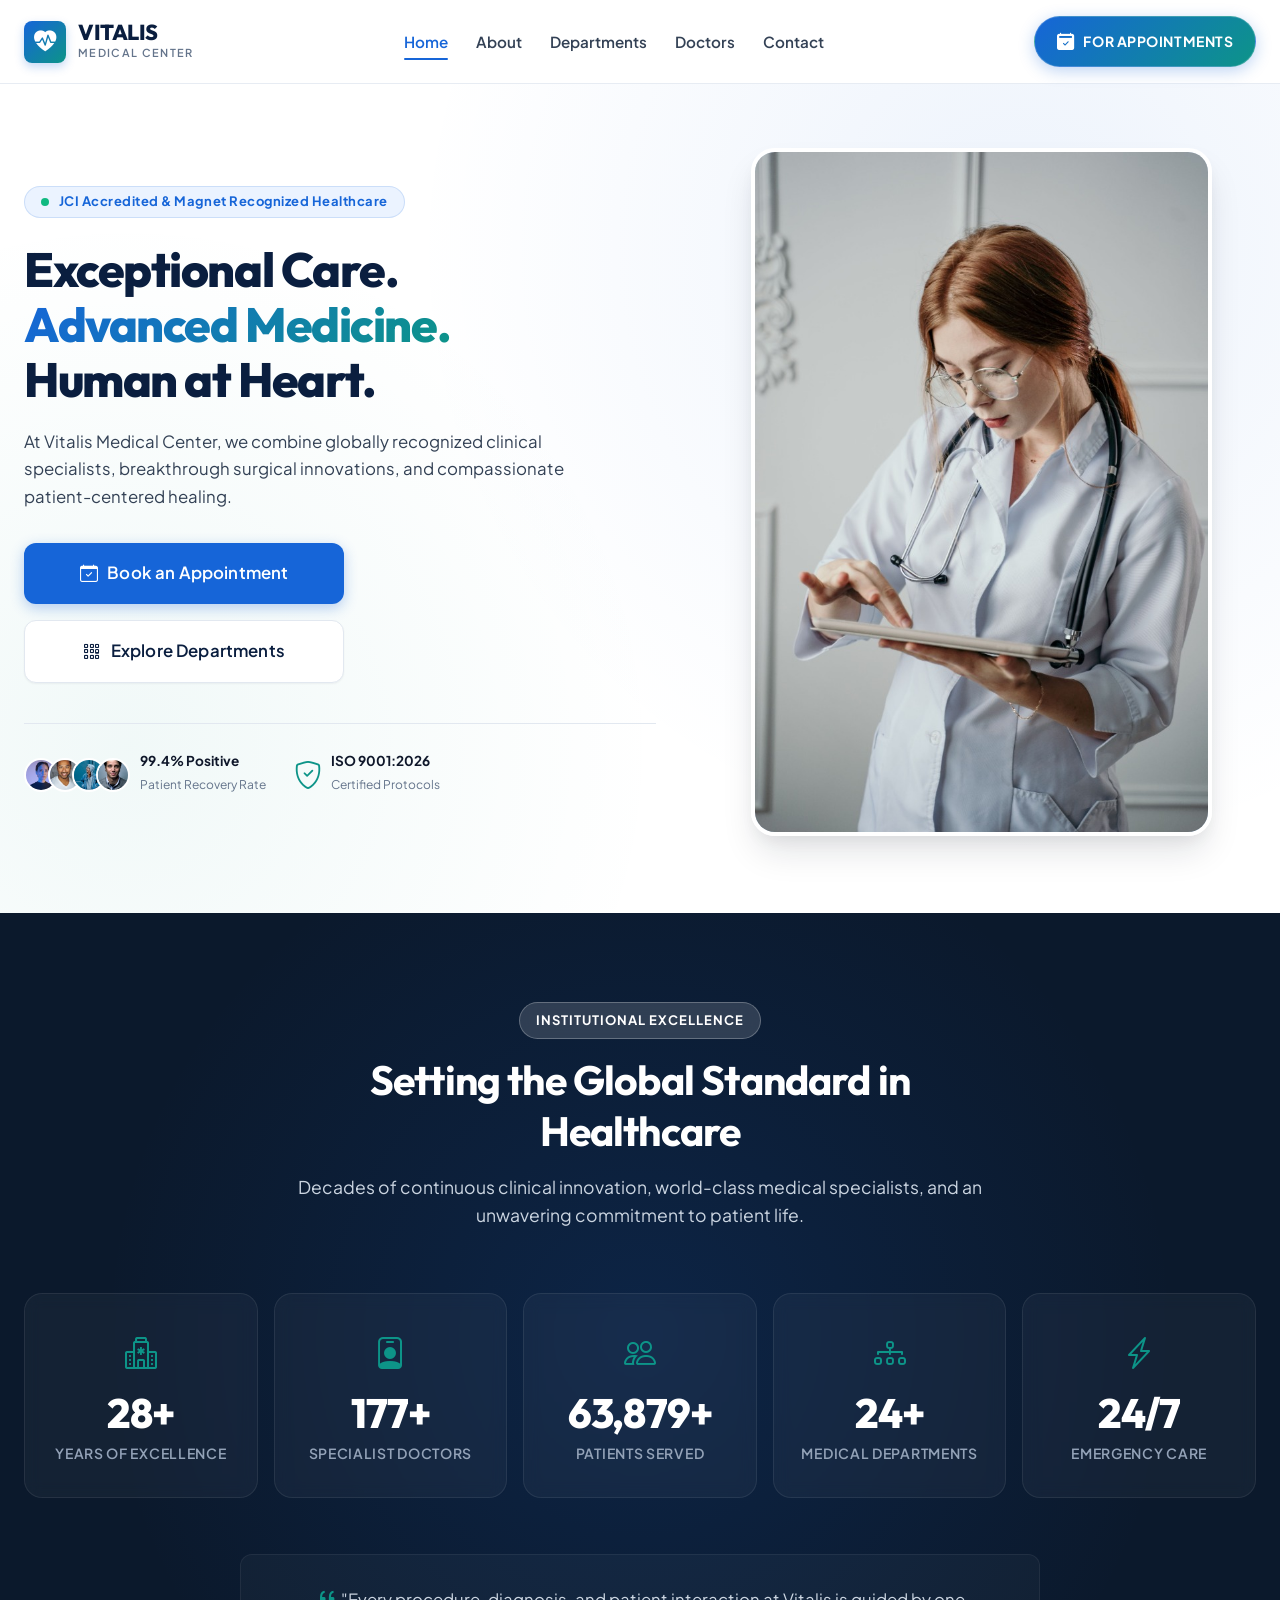
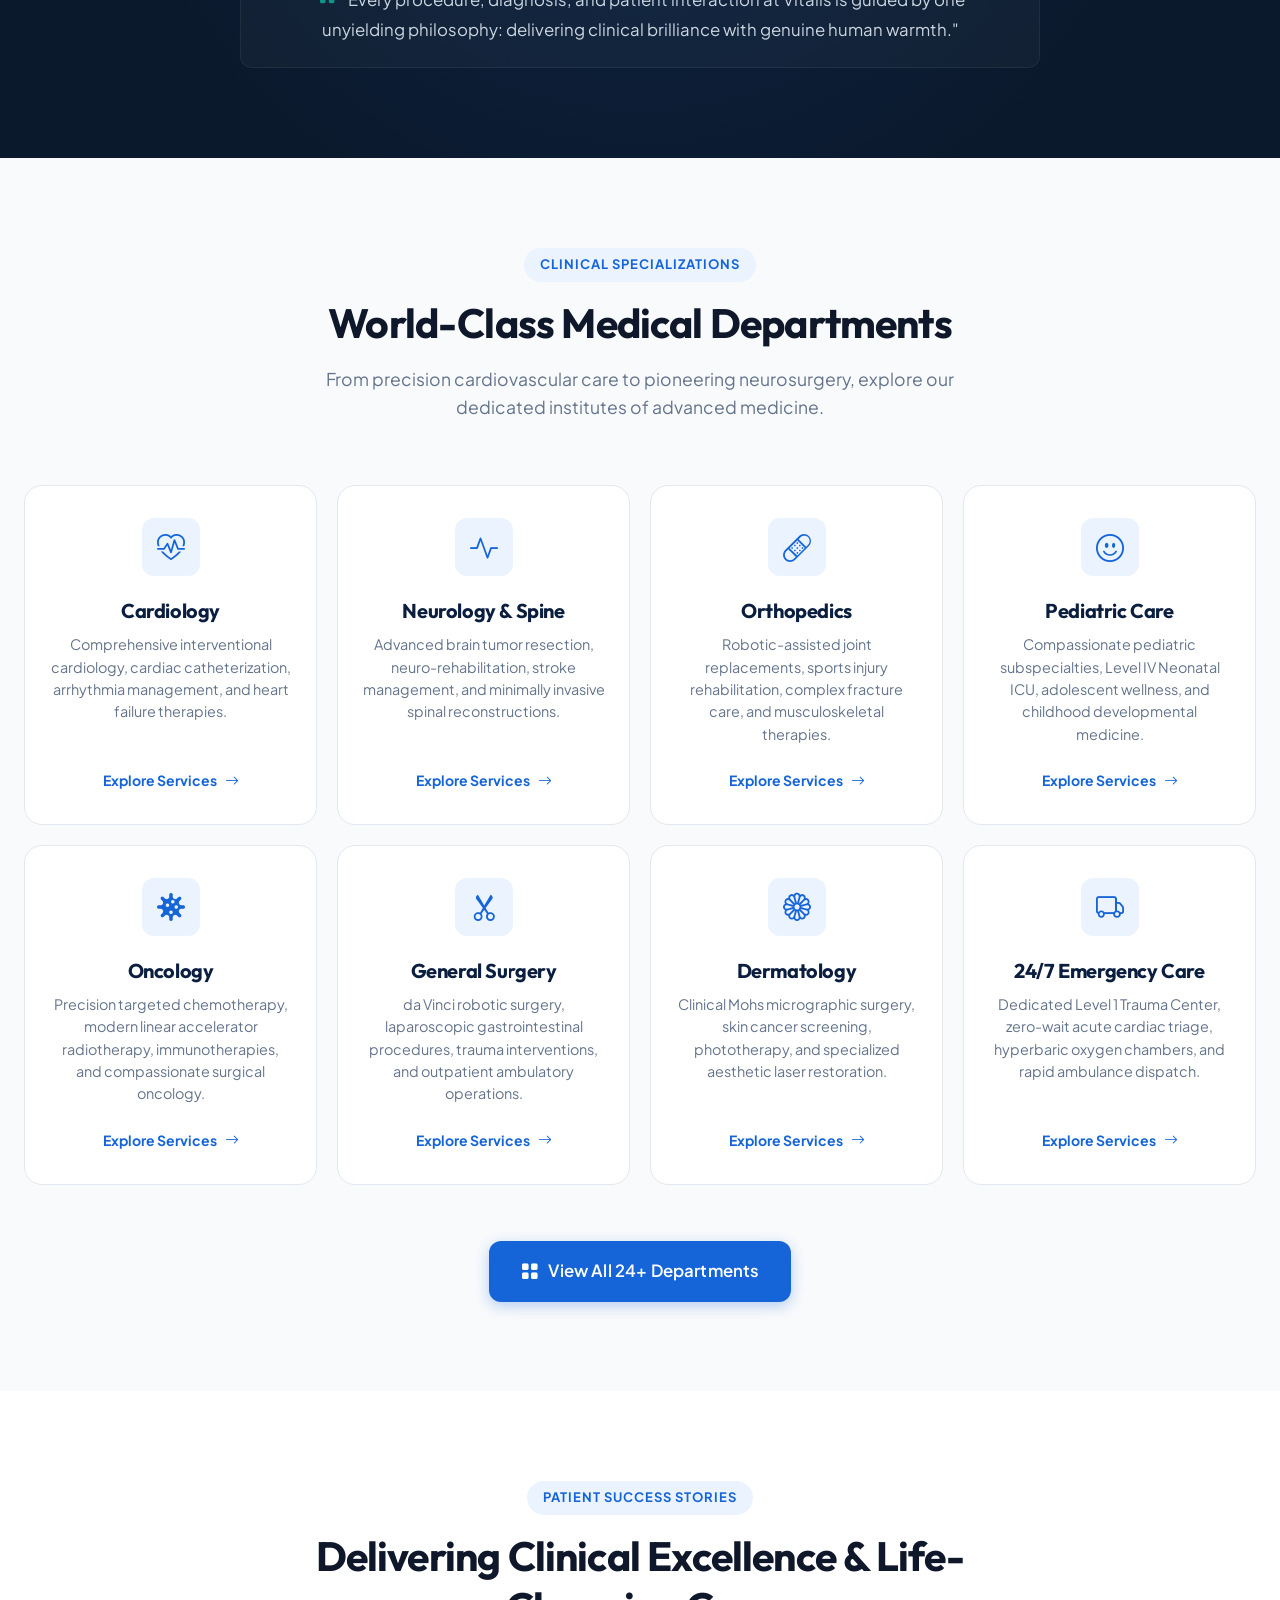
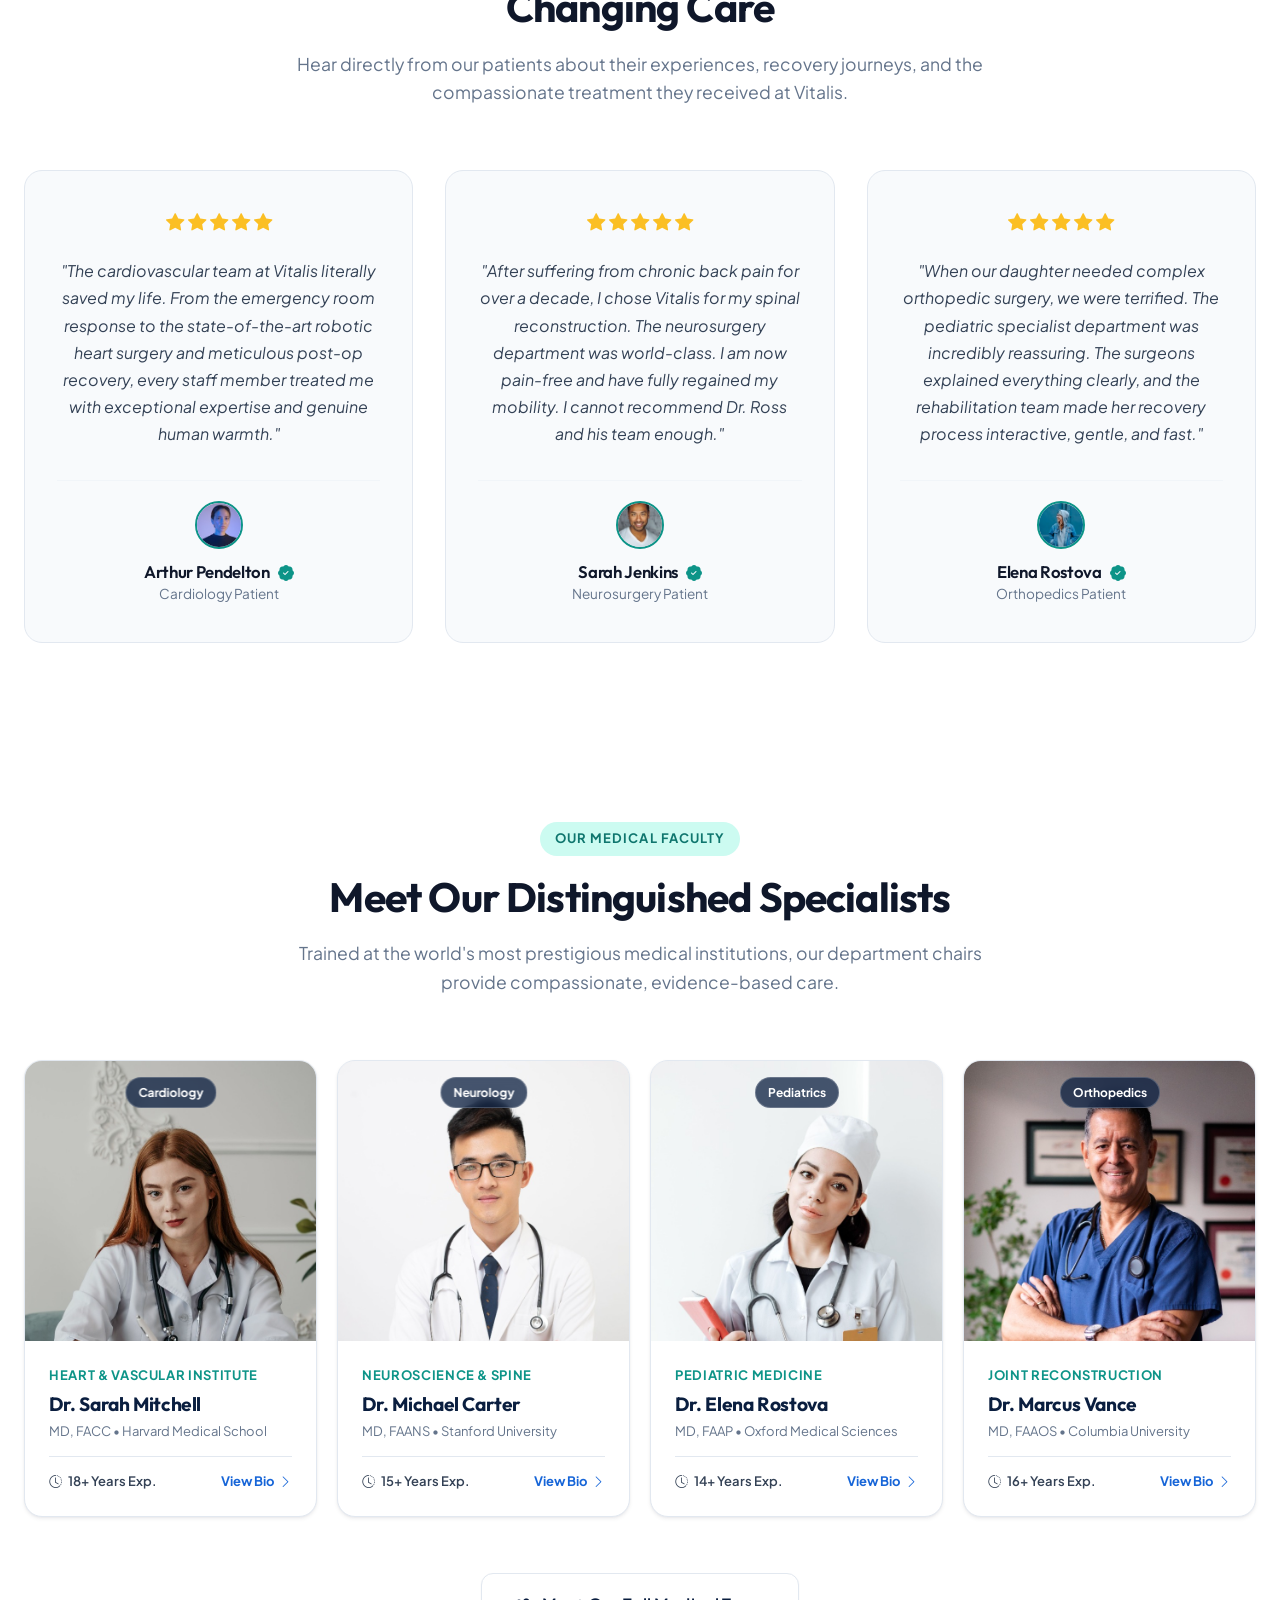
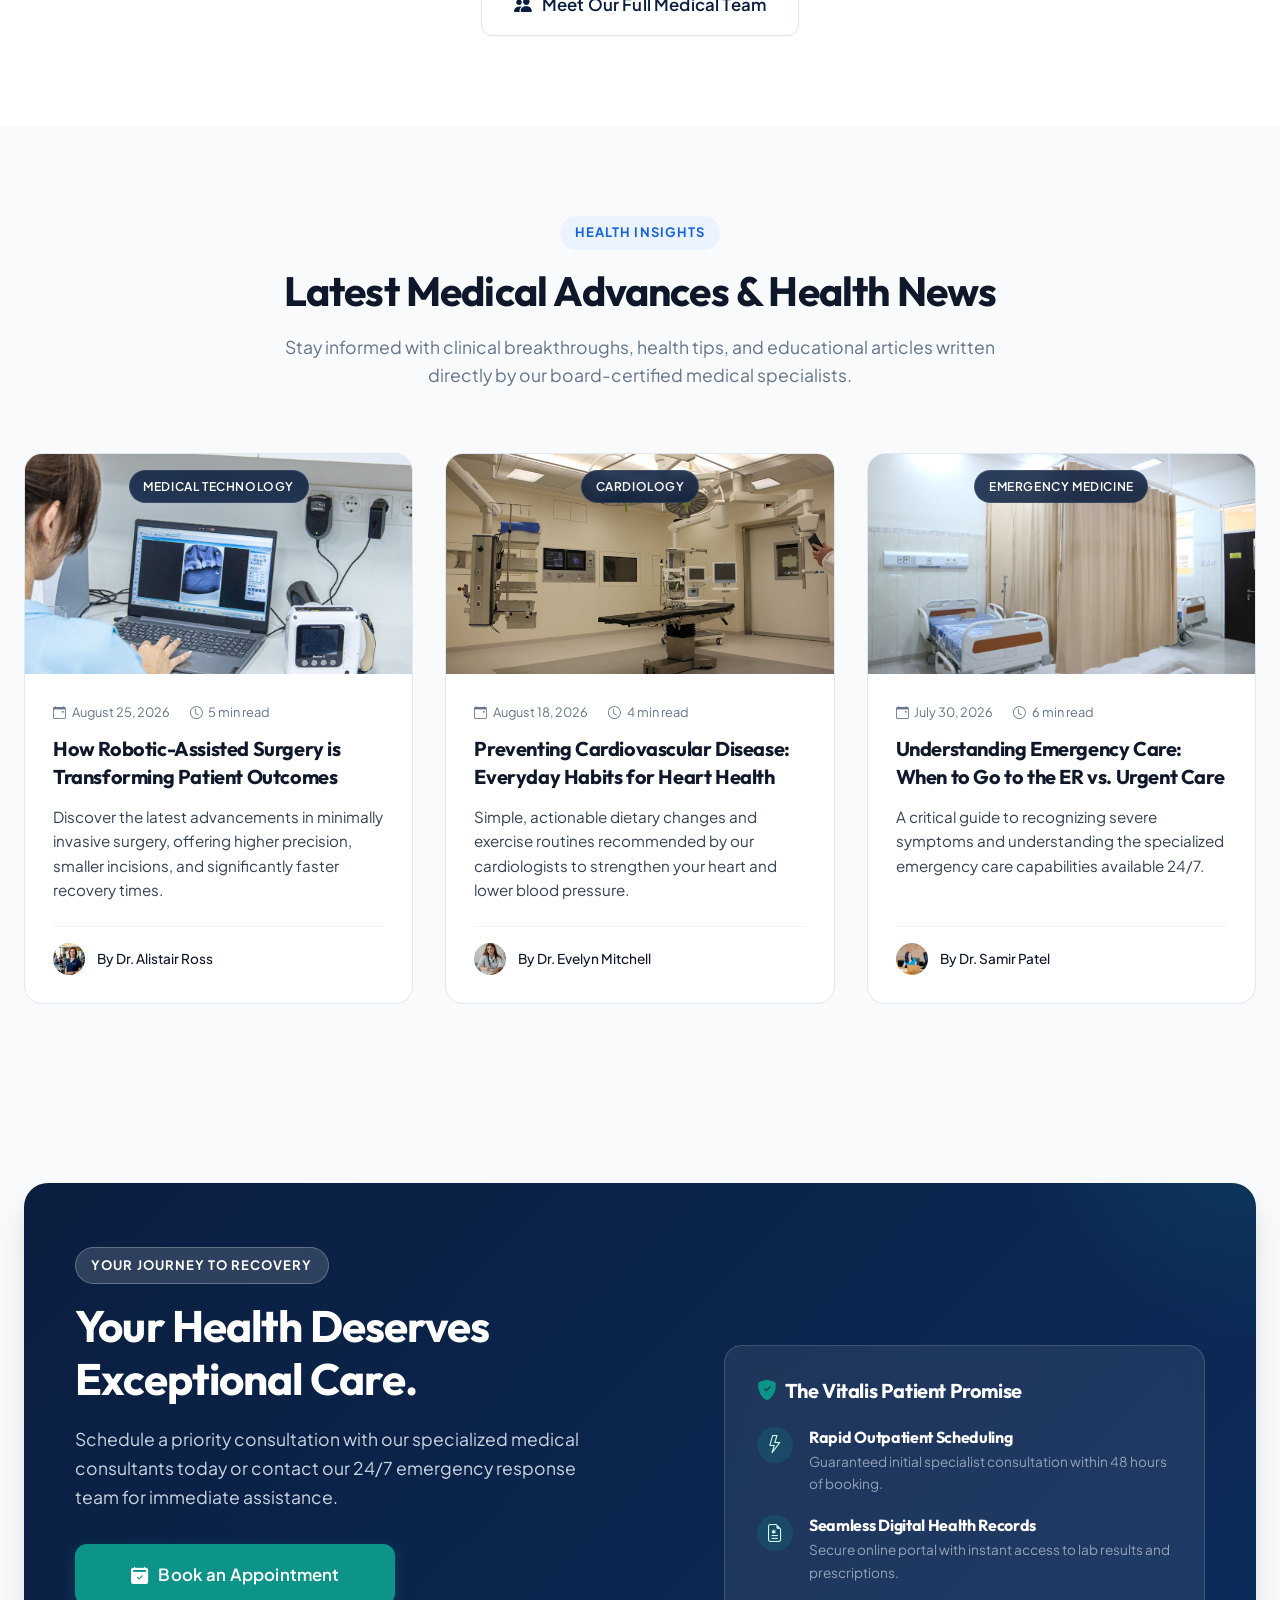
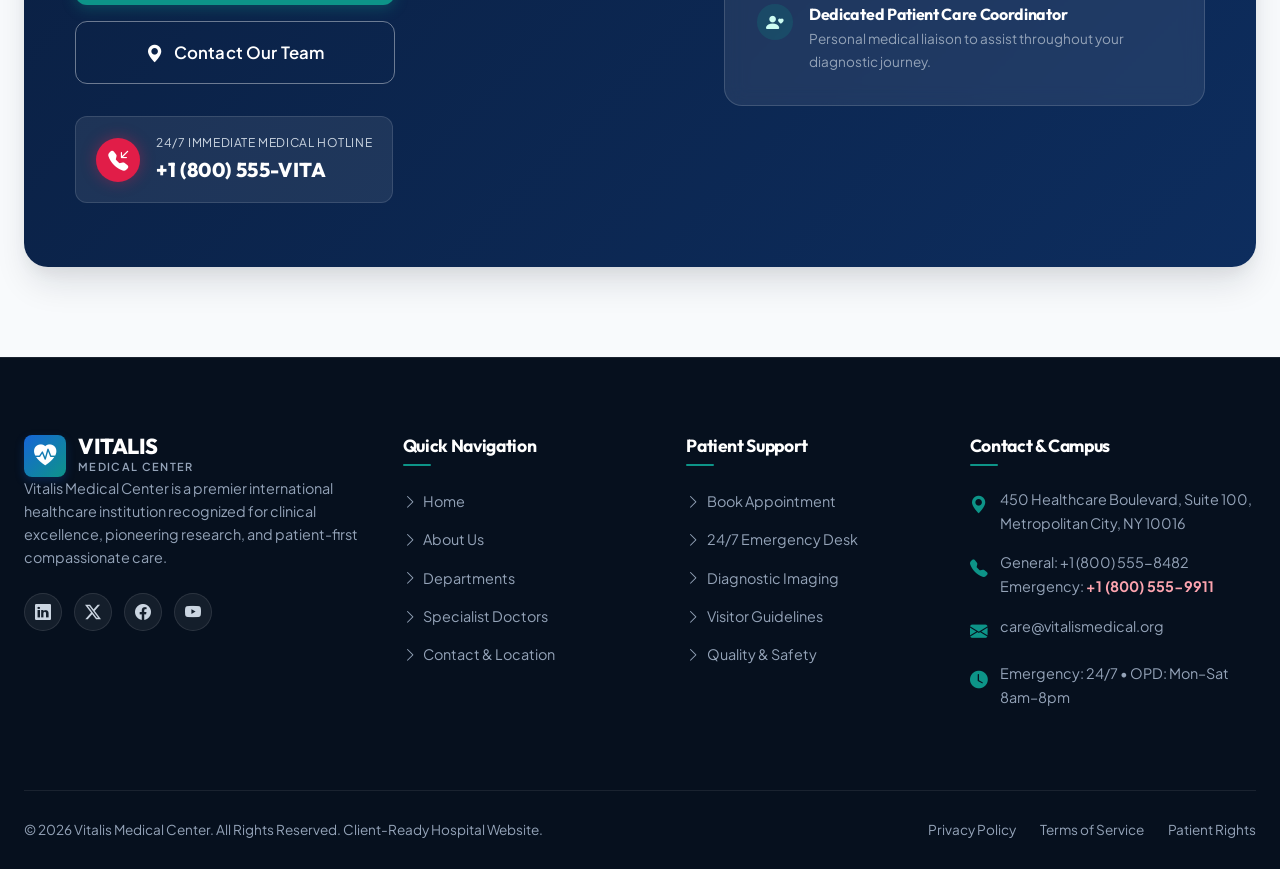
<file: index.html>
<!DOCTYPE html>
<html lang="en">
<head>
  <meta charset="UTF-8">
  <meta name="viewport" content="width=device-width, initial-scale=1.0">
  <title>Vitalis Medical Center | World-Class Healthcare & Specialized Medicine</title>
  <meta name="description" content="Vitalis Medical Center provides exceptional, world-class healthcare with board-certified specialist doctors, 24/7 emergency response, and pioneering clinical technology.">
  <meta name="keywords" content="hospital, healthcare, medical center, cardiology, neurosurgery, orthopedic surgery, emergency medicine, doctors, appointment">
  <meta name="theme-color" content="#0A1E3F">
  
  <!-- Open Graph / Meta -->
  <meta property="og:title" content="Vitalis Medical Center | World-Class Healthcare">
  <meta property="og:description" content="Pioneering Medicine. Exceptional Care. Human at Heart. Book an appointment with premier specialists.">
  <meta property="og:type" content="website">
  
  <!-- Bootstrap Icons -->
  <link rel="stylesheet" href="https://cdn.jsdelivr.net/npm/bootstrap-icons@1.11.3/font/bootstrap-icons.min.css">
  
  <!-- Favicon -->
  <link rel="icon" type="image/svg+xml" href="assets/images/logo-icon.svg">

  <!-- Custom Stylesheet -->
  <link rel="stylesheet" href="assets/css/style.css">
</head>
<body>

  <!-- ==========================================================================
       HEADER & STRICT NAVBAR
       Items: Home, About, Departments, Doctors, Contact, FOR APPOINTMENTS
       ========================================================================== -->
  <header class="site-header" id="siteHeader">
    <div class="container navbar-container">
      <!-- Brand Logo -->
      <a href="index.html" class="brand-logo" aria-label="Vitalis Medical Center Home">
        <div class="brand-icon">
          <i class="bi bi-heart-pulse-fill"></i>
        </div>
        <div class="brand-text">
          <span class="brand-name">VITALIS</span>
          <span class="brand-tagline">Medical Center</span>
        </div>
      </a>

      <!-- Desktop Navigation Menu -->
      <nav class="nav-menu" aria-label="Main Navigation">
        <a href="index.html" class="nav-link active">Home</a>
        <a href="about.html" class="nav-link">About</a>
        <a href="departments.html" class="nav-link">Departments</a>
        <a href="doctors.html" class="nav-link">Doctors</a>
        <a href="contact.html" class="nav-link">Contact</a>
      </nav>

      <!-- Primary CTA: FOR APPOINTMENTS -->
      <div class="nav-cta-wrapper">
        <a href="appointment.html" class="btn btn-nav-appointment" id="navAppointmentBtn">
          <i class="bi bi-calendar2-check-fill"></i> FOR APPOINTMENTS
        </a>
      </div>

      <!-- Mobile Hamburger Button -->
      <button class="mobile-nav-toggle" id="mobileNavToggle" aria-label="Toggle navigation menu" aria-expanded="false">
        <span></span>
        <span></span>
        <span></span>
      </button>
    </div>
  </header>

  <!-- Mobile Offcanvas Drawer -->
  <div class="drawer-backdrop" id="drawerBackdrop"></div>
  <aside class="mobile-drawer" id="mobileDrawer" aria-label="Mobile Navigation">
    <!-- Close Drawer Button -->
    <button class="drawer-close" id="drawerCloseBtn" aria-label="Close navigation menu">
      <i class="bi bi-x-lg"></i>
    </button>
    <div class="mobile-menu-list">
      <a href="index.html" class="mobile-menu-link active">
        <span>Home</span> <i class="bi bi-chevron-right"></i>
      </a>
      <a href="about.html" class="mobile-menu-link">
        <span>About</span> <i class="bi bi-chevron-right"></i>
      </a>
      <a href="departments.html" class="mobile-menu-link">
        <span>Departments</span> <i class="bi bi-chevron-right"></i>
      </a>
      <a href="doctors.html" class="mobile-menu-link">
        <span>Doctors</span> <i class="bi bi-chevron-right"></i>
      </a>
      <a href="contact.html" class="mobile-menu-link">
        <span>Contact</span> <i class="bi bi-chevron-right"></i>
      </a>
    </div>
    <div class="mobile-drawer-cta mt-auto">
      <a href="appointment.html" class="btn btn-nav-appointment w-100 text-center" style="display: block; text-align: center;">
        <i class="bi bi-calendar2-check-fill"></i> FOR APPOINTMENTS
      </a>
      <div class="mt-4 pt-3 text-center" style="border-top: 1px solid var(--color-border);">
        <span style="font-size: 0.8rem; color: var(--color-text-muted);">24/7 Emergency Line</span>
        <a href="tel:+18005558482" style="display: block; font-weight: 800; color: var(--color-emergency-red); font-size: 1.1rem; margin-top: 0.2rem;">
          <i class="bi bi-telephone-fill"></i> +1 (800) 555-VITA
        </a>
      </div>
    </div>
  </aside>

  <main id="main-content">
    <!-- ==========================================================================
         HOME — SECTION 1: PREMIUM HERO
         ========================================================================== -->
    <section class="hero-section" id="hero">
      <div class="container">
        <div class="hero-grid">
          <!-- Left Column: Editorial Medical Storytelling & CTAs -->
          <div class="hero-content reveal-fade-up">
            <div class="hero-credibility">
              <span class="pulse-dot"></span>
              <span>JCI Accredited &amp; Magnet Recognized Healthcare</span>
            </div>
            
            <h1 class="hero-title">
              Exceptional Care. <br>
              <span class="text-gradient">Advanced Medicine.</span> <br>
              Human at Heart.
            </h1>
            
            <p class="hero-lead">
              At Vitalis Medical Center, we combine globally recognized clinical specialists, breakthrough surgical innovations, and compassionate patient-centered healing.
            </p>
            
            <div class="hero-actions">
              <a href="appointment.html" class="btn btn-primary btn-lg">
                <i class="bi bi-calendar-check"></i> Book an Appointment
              </a>
              <a href="departments.html" class="btn btn-secondary btn-lg">
                <i class="bi bi-grid-3x3-gap"></i> Explore Departments
              </a>
            </div>

            <!-- Trust Bar / Patient Indicators -->
            <div class="hero-trust-bar">
              <div class="trust-item">
                <div class="trust-avatar-group">
                  <img src="assets/images/avatar-1.jpg" alt="Patient review" class="trust-avatar">
                  <img src="assets/images/avatar-2.jpg" alt="Patient review" class="trust-avatar">
                  <img src="assets/images/avatar-3.jpg" alt="Patient review" class="trust-avatar">
                  <img src="assets/images/avatar-4.jpg" alt="Patient review" class="trust-avatar">
                </div>
                <div class="trust-info">
                  <p>99.4% Positive</p>
                  <span>Patient Recovery Rate</span>
                </div>
              </div>

              <div class="trust-item">
                <div style="font-size: 1.75rem; color: var(--color-teal-accent);">
                  <i class="bi bi-shield-check"></i>
                </div>
                <div class="trust-info">
                  <p>ISO 9001:2026</p>
                  <span>Certified Protocols</span>
                </div>
              </div>
            </div>
          </div>

          <!-- Right Column: Visual Hero Doctor -->
          <div class="hero-visual reveal-fade-up delay-200">
            <div class="hero-image-wrapper">
              <img src="assets/images/hero-doctor-tablet.jpg" 
                   alt="Lead Specialist Doctor at Vitalis" 
                   class="hero-main-img" 
                   loading="eager">
            </div>
          </div>
        </div>
      </div>
    </section>

    <!-- ==========================================================================
         HOME — SECTION 2: TRUST / HOSPITAL HIGHLIGHTS (STATS & CREDIBILITY)
         ========================================================================== -->
    <section class="stats-section section-py" id="highlights">
      <div class="container">
        <div class="section-header reveal-fade-up">
          <span class="badge-tag badge-white">Institutional Excellence</span>
          <h2 class="section-title text-white">Setting the Global Standard in Healthcare</h2>
          <p class="section-subtitle text-light" style="color: #CBD5E1;">
            Decades of continuous clinical innovation, world-class medical specialists, and an unwavering commitment to patient life.
          </p>
        </div>

        <div class="stats-grid">
          <!-- Stat 1 -->
          <div class="stat-card reveal-fade-up">
            <div class="stat-icon"><i class="bi bi-hospital"></i></div>
            <div class="stat-number" data-target="28" data-suffix="+">0</div>
            <div class="stat-label">Years of Excellence</div>
          </div>

          <!-- Stat 2 -->
          <div class="stat-card reveal-fade-up delay-100">
            <div class="stat-icon"><i class="bi bi-person-badge"></i></div>
            <div class="stat-number" data-target="180" data-suffix="+">0</div>
            <div class="stat-label">Specialist Doctors</div>
          </div>

          <!-- Stat 3 -->
          <div class="stat-card reveal-fade-up delay-200">
            <div class="stat-icon"><i class="bi bi-people"></i></div>
            <div class="stat-number" data-target="65000" data-suffix="+">0</div>
            <div class="stat-label">Patients Served</div>
          </div>

          <!-- Stat 4 -->
          <div class="stat-card reveal-fade-up delay-300">
            <div class="stat-icon"><i class="bi bi-diagram-3"></i></div>
            <div class="stat-number" data-target="24" data-suffix="+">0</div>
            <div class="stat-label">Medical Departments</div>
          </div>

          <!-- Stat 5 -->
          <div class="stat-card reveal-fade-up delay-400">
            <div class="stat-icon"><i class="bi bi-lightning-charge"></i></div>
            <div class="stat-number" data-target="24" data-suffix="/7">0</div>
            <div class="stat-label">Emergency Care</div>
          </div>
        </div>

        <div class="stats-supporting-message reveal-fade-up">
          <p>
            <i class="bi bi-quote" style="color: var(--color-teal-accent); font-size: 1.4rem;"></i>
            "Every procedure, diagnosis, and patient interaction at Vitalis is guided by one unyielding philosophy: delivering clinical brilliance with genuine human warmth."
          </p>
        </div>
      </div>
    </section>

    <!-- ==========================================================================
         HOME — SECTION 3: DEPARTMENTS SHOWCASE
         ========================================================================== -->
    <section class="section-py bg-surface" id="departments">
      <div class="container">
        <div class="section-header reveal-fade-up">
          <span class="badge-tag">Clinical Specializations</span>
          <h2 class="section-title">World-Class Medical Departments</h2>
          <p class="section-subtitle">
            From precision cardiovascular care to pioneering neurosurgery, explore our dedicated institutes of advanced medicine.
          </p>
        </div>

        <div class="dept-grid">
          <!-- Dept 1: Cardiology -->
          <div class="dept-card reveal-fade-up">
            <div class="dept-icon-wrapper">
              <i class="bi bi-heart-pulse"></i>
            </div>
            <h3 class="dept-title">Cardiology</h3>
            <p class="dept-desc">
              Comprehensive interventional cardiology, cardiac catheterization, arrhythmia management, and heart failure therapies.
            </p>
            <a href="departments.html#cardiology" class="dept-link">
              Explore Services <i class="bi bi-arrow-right"></i>
            </a>
          </div>

          <!-- Dept 2: Neurology -->
          <div class="dept-card reveal-fade-up delay-100">
            <div class="dept-icon-wrapper">
              <i class="bi bi-activity"></i>
            </div>
            <h3 class="dept-title">Neurology &amp; Spine</h3>
            <p class="dept-desc">
              Advanced brain tumor resection, neuro-rehabilitation, stroke management, and minimally invasive spinal reconstructions.
            </p>
            <a href="departments.html#neurology" class="dept-link">
              Explore Services <i class="bi bi-arrow-right"></i>
            </a>
          </div>

          <!-- Dept 3: Orthopedics -->
          <div class="dept-card reveal-fade-up delay-200">
            <div class="dept-icon-wrapper">
              <i class="bi bi-bandaid"></i>
            </div>
            <h3 class="dept-title">Orthopedics</h3>
            <p class="dept-desc">
              Robotic-assisted joint replacements, sports injury rehabilitation, complex fracture care, and musculoskeletal therapies.
            </p>
            <a href="departments.html#orthopedics" class="dept-link">
              Explore Services <i class="bi bi-arrow-right"></i>
            </a>
          </div>

          <!-- Dept 4: Pediatrics -->
          <div class="dept-card reveal-fade-up delay-300">
            <div class="dept-icon-wrapper">
              <i class="bi bi-emoji-smile"></i>
            </div>
            <h3 class="dept-title">Pediatric Care</h3>
            <p class="dept-desc">
              Compassionate pediatric subspecialties, Level IV Neonatal ICU, adolescent wellness, and childhood developmental medicine.
            </p>
            <a href="departments.html#pediatrics" class="dept-link">
              Explore Services <i class="bi bi-arrow-right"></i>
            </a>
          </div>

          <!-- Dept 5: Oncology -->
          <div class="dept-card reveal-fade-up">
            <div class="dept-icon-wrapper">
              <i class="bi bi-virus2"></i>
            </div>
            <h3 class="dept-title">Oncology</h3>
            <p class="dept-desc">
              Precision targeted chemotherapy, modern linear accelerator radiotherapy, immunotherapies, and compassionate surgical oncology.
            </p>
            <a href="departments.html#oncology" class="dept-link">
              Explore Services <i class="bi bi-arrow-right"></i>
            </a>
          </div>

          <!-- Dept 6: General Surgery -->
          <div class="dept-card reveal-fade-up delay-100">
            <div class="dept-icon-wrapper">
              <i class="bi bi-scissors"></i>
            </div>
            <h3 class="dept-title">General Surgery</h3>
            <p class="dept-desc">
              da Vinci robotic surgery, laparoscopic gastrointestinal procedures, trauma interventions, and outpatient ambulatory operations.
            </p>
            <a href="departments.html#surgery" class="dept-link">
              Explore Services <i class="bi bi-arrow-right"></i>
            </a>
          </div>

          <!-- Dept 7: Dermatology -->
          <div class="dept-card reveal-fade-up delay-200">
            <div class="dept-icon-wrapper">
              <i class="bi bi-flower1"></i>
            </div>
            <h3 class="dept-title">Dermatology</h3>
            <p class="dept-desc">
              Clinical Mohs micrographic surgery, skin cancer screening, phototherapy, and specialized aesthetic laser restoration.
            </p>
            <a href="departments.html#dermatology" class="dept-link">
              Explore Services <i class="bi bi-arrow-right"></i>
            </a>
          </div>

          <!-- Dept 8: Emergency Medicine -->
          <div class="dept-card reveal-fade-up delay-300">
            <div class="dept-icon-wrapper">
              <i class="bi bi-truck"></i>
            </div>
            <h3 class="dept-title">24/7 Emergency Care</h3>
            <p class="dept-desc">
              Dedicated Level 1 Trauma Center, zero-wait acute cardiac triage, hyperbaric oxygen chambers, and rapid ambulance dispatch.
            </p>
            <a href="departments.html#emergency" class="dept-link">
              Explore Services <i class="bi bi-arrow-right"></i>
            </a>
          </div>
        </div>

        <div class="dept-showcase-footer reveal-fade-up">
          <a href="departments.html" class="btn btn-primary btn-lg">
            <i class="bi bi-grid-fill"></i> View All 24+ Departments
          </a>
        </div>
      </div>
    </section>

    <!-- ==========================================================================
         HOME — SECTION 4: PATIENT TESTIMONIALS & SUCCESS STORIES
         ========================================================================== -->
    <section class="testimonials-section section-py" id="testimonials">
      <div class="container">
        <div class="section-header reveal-fade-up">
          <span class="badge-tag">Patient Success Stories</span>
          <h2 class="section-title">Delivering Clinical Excellence & Life-Changing Care</h2>
          <p class="section-subtitle">
            Hear directly from our patients about their experiences, recovery journeys, and the compassionate treatment they received at Vitalis.
          </p>
        </div>

        <div class="testimonials-grid">
          <!-- Testimonial 1 -->
          <div class="testimonial-card reveal-fade-up">
            <div class="testimonial-rating">
              <i class="bi bi-star-fill"></i>
              <i class="bi bi-star-fill"></i>
              <i class="bi bi-star-fill"></i>
              <i class="bi bi-star-fill"></i>
              <i class="bi bi-star-fill"></i>
            </div>
            <p class="testimonial-text">
              "The cardiovascular team at Vitalis literally saved my life. From the emergency room response to the state-of-the-art robotic heart surgery and meticulous post-op recovery, every staff member treated me with exceptional expertise and genuine human warmth."
            </p>
            <div class="testimonial-patient">
              <div class="patient-img">
                <img src="assets/images/avatar-1.jpg" alt="Arthur Pendelton">
              </div>
              <div class="patient-info">
                <h4 class="patient-name">Arthur Pendelton <span class="patient-verified" title="Verified Patient"><i class="bi bi-patch-check-fill"></i></span></h4>
                <div class="patient-dept">Cardiology Patient</div>
              </div>
            </div>
          </div>

          <!-- Testimonial 2 -->
          <div class="testimonial-card reveal-fade-up delay-100">
            <div class="testimonial-rating">
              <i class="bi bi-star-fill"></i>
              <i class="bi bi-star-fill"></i>
              <i class="bi bi-star-fill"></i>
              <i class="bi bi-star-fill"></i>
              <i class="bi bi-star-fill"></i>
            </div>
            <p class="testimonial-text">
              "After suffering from chronic back pain for over a decade, I chose Vitalis for my spinal reconstruction. The neurosurgery department was world-class. I am now pain-free and have fully regained my mobility. I cannot recommend Dr. Ross and his team enough."
            </p>
            <div class="testimonial-patient">
              <div class="patient-img">
                <img src="assets/images/avatar-2.jpg" alt="Sarah Jenkins">
              </div>
              <div class="patient-info">
                <h4 class="patient-name">Sarah Jenkins <span class="patient-verified" title="Verified Patient"><i class="bi bi-patch-check-fill"></i></span></h4>
                <div class="patient-dept">Neurosurgery Patient</div>
              </div>
            </div>
          </div>

          <!-- Testimonial 3 -->
          <div class="testimonial-card reveal-fade-up delay-200">
            <div class="testimonial-rating">
              <i class="bi bi-star-fill"></i>
              <i class="bi bi-star-fill"></i>
              <i class="bi bi-star-fill"></i>
              <i class="bi bi-star-fill"></i>
              <i class="bi bi-star-fill"></i>
            </div>
            <p class="testimonial-text">
              "When our daughter needed complex orthopedic surgery, we were terrified. The pediatric specialist department was incredibly reassuring. The surgeons explained everything clearly, and the rehabilitation team made her recovery process interactive, gentle, and fast."
            </p>
            <div class="testimonial-patient">
              <div class="patient-img">
                <img src="assets/images/avatar-3.jpg" alt="Elena Rostova">
              </div>
              <div class="patient-info">
                <h4 class="patient-name">Elena Rostova <span class="patient-verified" title="Verified Patient"><i class="bi bi-patch-check-fill"></i></span></h4>
                <div class="patient-dept">Orthopedics Patient</div>
              </div>
            </div>
          </div>
        </div>
      </div>
    </section>

    <!-- ==========================================================================
         HOME — SECTION 5: FEATURED DOCTORS / SPECIALISTS
         ========================================================================== -->
    <section class="section-py" id="doctors">
      <div class="container">
        <div class="section-header reveal-fade-up">
          <span class="badge-tag badge-teal">Our Medical Faculty</span>
          <h2 class="section-title">Meet Our Distinguished Specialists</h2>
          <p class="section-subtitle">
            Trained at the world's most prestigious medical institutions, our department chairs provide compassionate, evidence-based care.
          </p>
        </div>

        <div class="doctors-grid">
          <!-- Doctor 1 -->
          <div class="doctor-card reveal-fade-up">
            <div class="doctor-img-box">
              <img src="assets/images/doctor-mitchell.jpg" 
                   alt="Dr. Sarah Mitchell - Senior Cardiologist" 
                   class="doctor-img"
                   loading="lazy">
              <span class="doctor-badge">Cardiology</span>
            </div>
            <div class="doctor-info">
              <span class="doctor-specialty">Heart &amp; Vascular Institute</span>
              <h3 class="doctor-name">Dr. Sarah Mitchell</h3>
              <p class="doctor-credentials">MD, FACC • Harvard Medical School</p>
              <div class="doctor-meta">
                <span class="doctor-experience"><i class="bi bi-clock-history"></i> 18+ Years Exp.</span>
                <a href="#view-bio" class="doctor-btn-profile" data-doctor-modal="sarah-mitchell">
                  View Bio <i class="bi bi-chevron-right"></i>
                </a>
              </div>
            </div>
          </div>

          <!-- Doctor 2 -->
          <div class="doctor-card reveal-fade-up delay-100">
            <div class="doctor-img-box">
              <img src="assets/images/doctor-carter.jpg" 
                   alt="Dr. Michael Carter - Chief Neurosurgeon" 
                   class="doctor-img"
                   loading="lazy">
              <span class="doctor-badge">Neurology</span>
            </div>
            <div class="doctor-info">
              <span class="doctor-specialty">Neuroscience &amp; Spine</span>
              <h3 class="doctor-name">Dr. Michael Carter</h3>
              <p class="doctor-credentials">MD, FAANS • Stanford University</p>
              <div class="doctor-meta">
                <span class="doctor-experience"><i class="bi bi-clock-history"></i> 15+ Years Exp.</span>
                <a href="#view-bio" class="doctor-btn-profile" data-doctor-modal="michael-carter">
                  View Bio <i class="bi bi-chevron-right"></i>
                </a>
              </div>
            </div>
          </div>

          <!-- Doctor 3 -->
          <div class="doctor-card reveal-fade-up delay-200">
            <div class="doctor-img-box">
              <img src="assets/images/doctor-rostova.jpg" 
                   alt="Dr. Elena Rostova - Pediatric Specialist" 
                   class="doctor-img"
                   loading="lazy">
              <span class="doctor-badge">Pediatrics</span>
            </div>
            <div class="doctor-info">
              <span class="doctor-specialty">Pediatric Medicine</span>
              <h3 class="doctor-name">Dr. Elena Rostova</h3>
              <p class="doctor-credentials">MD, FAAP • Oxford Medical Sciences</p>
              <div class="doctor-meta">
                <span class="doctor-experience"><i class="bi bi-clock-history"></i> 14+ Years Exp.</span>
                <a href="#view-bio" class="doctor-btn-profile" data-doctor-modal="elena-rostova">
                  View Bio <i class="bi bi-chevron-right"></i>
                </a>
              </div>
            </div>
          </div>

          <!-- Doctor 4 -->
          <div class="doctor-card reveal-fade-up delay-300">
            <div class="doctor-img-box">
              <img src="assets/images/doctor-vance.jpg" 
                   alt="Dr. Marcus Vance - Orthopedic Surgeon" 
                   class="doctor-img"
                   loading="lazy">
              <span class="doctor-badge">Orthopedics</span>
            </div>
            <div class="doctor-info">
              <span class="doctor-specialty">Joint Reconstruction</span>
              <h3 class="doctor-name">Dr. Marcus Vance</h3>
              <p class="doctor-credentials">MD, FAAOS • Columbia University</p>
              <div class="doctor-meta">
                <span class="doctor-experience"><i class="bi bi-clock-history"></i> 16+ Years Exp.</span>
                <a href="#view-bio" class="doctor-btn-profile" data-doctor-modal="marcus-vance">
                  View Bio <i class="bi bi-chevron-right"></i>
                </a>
              </div>
            </div>
          </div>
        </div>

        <div class="dept-showcase-footer reveal-fade-up">
          <a href="doctors.html" class="btn btn-secondary btn-lg">
            <i class="bi bi-people-fill"></i> Meet Our Full Medical Team
          </a>
        </div>
      </div>
    </section>

    <!-- ==========================================================================
         HOME — SECTION 6: LATEST MEDICAL NEWS & HEALTH INSIGHTS
         ========================================================================== -->
    <section class="news-section section-py bg-surface" id="news">
      <div class="container">
        <div class="section-header reveal-fade-up">
          <span class="badge-tag">Health Insights</span>
          <h2 class="section-title">Latest Medical Advances & Health News</h2>
          <p class="section-subtitle">
            Stay informed with clinical breakthroughs, health tips, and educational articles written directly by our board-certified medical specialists.
          </p>
        </div>

        <div class="news-grid">
          <!-- Article 1 -->
          <div class="news-card reveal-fade-up">
            <div class="news-img-wrapper">
              <img src="assets/images/department-robotic.jpg" alt="Pioneering Robotic Surgery">
              <span class="news-category">Medical Technology</span>
            </div>
            <div class="news-content">
              <div class="news-meta">
                <span><i class="bi bi-calendar-event"></i> August 25, 2026</span>
                <span><i class="bi bi-clock"></i> 5 min read</span>
              </div>
              <h3 class="news-card-title"><a href="#">How Robotic-Assisted Surgery is Transforming Patient Outcomes</a></h3>
              <p class="news-excerpt">
                Discover the latest advancements in minimally invasive surgery, offering higher precision, smaller incisions, and significantly faster recovery times.
              </p>
              <div class="news-author">
                <img src="assets/images/doctor-ross.jpg" alt="Dr. Alistair Ross" class="author-img">
                <span class="author-name">By Dr. Alistair Ross</span>
              </div>
            </div>
          </div>

          <!-- Article 2 -->
          <div class="news-card reveal-fade-up delay-100">
            <div class="news-img-wrapper">
              <img src="assets/images/department-mri.jpg" alt="Precision Cardiac Diagnostics">
              <span class="news-category">Cardiology</span>
            </div>
            <div class="news-content">
              <div class="news-meta">
                <span><i class="bi bi-calendar-event"></i> August 18, 2026</span>
                <span><i class="bi bi-clock"></i> 4 min read</span>
              </div>
              <h3 class="news-card-title"><a href="#">Preventing Cardiovascular Disease: Everyday Habits for Heart Health</a></h3>
              <p class="news-excerpt">
                Simple, actionable dietary changes and exercise routines recommended by our cardiologists to strengthen your heart and lower blood pressure.
              </p>
              <div class="news-author">
                <img src="assets/images/doctor-mitchell.jpg" alt="Dr. Evelyn Mitchell" class="author-img">
                <span class="author-name">By Dr. Evelyn Mitchell</span>
              </div>
            </div>
          </div>

          <!-- Article 3 -->
          <div class="news-card reveal-fade-up delay-200">
            <div class="news-img-wrapper">
              <img src="assets/images/department-icu.jpg" alt="Critical Emergency Care">
              <span class="news-category">Emergency Medicine</span>
            </div>
            <div class="news-content">
              <div class="news-meta">
                <span><i class="bi bi-calendar-event"></i> July 30, 2026</span>
                <span><i class="bi bi-clock"></i> 6 min read</span>
              </div>
              <h3 class="news-card-title"><a href="#">Understanding Emergency Care: When to Go to the ER vs. Urgent Care</a></h3>
              <p class="news-excerpt">
                A critical guide to recognizing severe symptoms and understanding the specialized emergency care capabilities available 24/7.
              </p>
              <div class="news-author">
                <img src="assets/images/doctor-patel.jpg" alt="Dr. Samir Patel" class="author-img">
                <span class="author-name">By Dr. Samir Patel</span>
              </div>
            </div>
          </div>
        </div>
      </div>
    </section>

    <!-- ==========================================================================
         HOME — SECTION 7: APPOINTMENT / FINAL CONVERSION SECTION
         ========================================================================== -->
    <section class="section-py bg-surface" id="conversion">
      <div class="container">
        <div class="conversion-banner reveal-fade-up">
          <div class="conversion-grid">
            <!-- Left Side: Conversion Pitch -->
            <div>
              <span class="badge-tag badge-white mb-3">Your Journey to Recovery</span>
              <h2 class="conversion-title">Your Health Deserves Exceptional Care.</h2>
              <p class="conversion-text">
                Schedule a priority consultation with our specialized medical consultants today or contact our 24/7 emergency response team for immediate assistance.
              </p>
              
              <div class="conversion-actions">
                <a href="appointment.html" class="btn btn-teal btn-lg">
                  <i class="bi bi-calendar2-check-fill"></i> Book an Appointment
                </a>
                <a href="contact.html" class="btn btn-outline-white btn-lg">
                  <i class="bi bi-geo-alt-fill"></i> Contact Our Team
                </a>
              </div>

              <!-- Direct Hotline Ribbon -->
              <div class="conversion-emergency-call">
                <div class="emergency-icon-circle">
                  <i class="bi bi-telephone-inbound-fill"></i>
                </div>
                <div class="emergency-text-group">
                  <p>24/7 Immediate Medical Hotline</p>
                  <a href="tel:+18005558482">+1 (800) 555-VITA</a>
                </div>
              </div>
            </div>

            <!-- Right Side: Care Guarantees Card -->
            <div>
              <div class="conversion-visual-card">
                <h4 style="color: #FFFFFF; font-size: 1.25rem; margin-bottom: 1.5rem; display: flex; align-items: center; gap: 0.5rem;">
                  <i class="bi bi-shield-fill-check" style="color: var(--color-teal-accent);"></i> The Vitalis Patient Promise
                </h4>
                <div class="conversion-perks-list">
                  <div class="perk-item">
                    <div class="perk-icon"><i class="bi bi-lightning"></i></div>
                    <div class="perk-text">
                      <h5>Rapid Outpatient Scheduling</h5>
                      <p>Guaranteed initial specialist consultation within 48 hours of booking.</p>
                    </div>
                  </div>

                  <div class="perk-item">
                    <div class="perk-icon"><i class="bi bi-file-earmark-medical"></i></div>
                    <div class="perk-text">
                      <h5>Seamless Digital Health Records</h5>
                      <p>Secure online portal with instant access to lab results and prescriptions.</p>
                    </div>
                  </div>

                  <div class="perk-item">
                    <div class="perk-icon"><i class="bi bi-person-heart"></i></div>
                    <div class="perk-text">
                      <h5>Dedicated Patient Care Coordinator</h5>
                      <p>Personal medical liaison to assist throughout your diagnostic journey.</p>
                    </div>
                  </div>
                </div>
              </div>
            </div>
          </div>
        </div>
      </div>
    </section>
  </main>

  <!-- ==========================================================================
       REUSABLE FOOTER (STRICT 4 COLUMNS)
       ========================================================================== -->
  <footer class="site-footer">
    <div class="container">
      <div class="footer-grid">
        <!-- Col 1: Hospital Logo & About -->
        <div>
          <a href="index.html" class="brand-logo mb-3" style="display: inline-flex;">
            <div class="brand-icon">
              <i class="bi bi-heart-pulse-fill"></i>
            </div>
            <div class="brand-text">
              <span class="brand-name" style="color: #FFFFFF;">VITALIS</span>
              <span class="brand-tagline" style="color: #94A3B8;">Medical Center</span>
            </div>
          </a>
          <p class="footer-brand-desc">
            Vitalis Medical Center is a premier international healthcare institution recognized for clinical excellence, pioneering research, and patient-first compassionate care.
          </p>
          <div class="footer-social-links">
            <a href="https://linkedin.com" target="_blank" rel="noopener noreferrer" class="footer-social-btn" aria-label="LinkedIn"><i class="bi bi-linkedin"></i></a>
            <a href="https://twitter.com" target="_blank" rel="noopener noreferrer" class="footer-social-btn" aria-label="Twitter"><i class="bi bi-twitter-x"></i></a>
            <a href="https://facebook.com" target="_blank" rel="noopener noreferrer" class="footer-social-btn" aria-label="Facebook"><i class="bi bi-facebook"></i></a>
            <a href="https://youtube.com" target="_blank" rel="noopener noreferrer" class="footer-social-btn" aria-label="YouTube"><i class="bi bi-youtube"></i></a>
          </div>
        </div>

        <!-- Col 2: Quick Navigation -->
        <div>
          <h4 class="footer-col-title">Quick Navigation</h4>
          <ul class="footer-nav-list">
            <li><a href="index.html"><i class="bi bi-chevron-right"></i> Home</a></li>
            <li><a href="about.html"><i class="bi bi-chevron-right"></i> About Us</a></li>
            <li><a href="departments.html"><i class="bi bi-chevron-right"></i> Departments</a></li>
            <li><a href="doctors.html"><i class="bi bi-chevron-right"></i> Specialist Doctors</a></li>
            <li><a href="contact.html"><i class="bi bi-chevron-right"></i> Contact &amp; Location</a></li>
          </ul>
        </div>

        <!-- Col 3: Patient Support -->
        <div>
          <h4 class="footer-col-title">Patient Support</h4>
          <ul class="footer-nav-list">
            <li><a href="appointment.html"><i class="bi bi-chevron-right"></i> Book Appointment</a></li>
            <li><a href="contact.html#emergency"><i class="bi bi-chevron-right"></i> 24/7 Emergency Desk</a></li>
            <li><a href="departments.html"><i class="bi bi-chevron-right"></i> Diagnostic Imaging</a></li>
            <li><a href="contact.html#visiting-hours"><i class="bi bi-chevron-right"></i> Visitor Guidelines</a></li>
            <li><a href="about.html#values"><i class="bi bi-chevron-right"></i> Quality &amp; Safety</a></li>
          </ul>
        </div>

        <!-- Col 4: Contact Information -->
        <div>
          <h4 class="footer-col-title">Contact &amp; Campus</h4>
          <div class="footer-contact-item">
            <i class="bi bi-geo-alt-fill"></i>
            <span>450 Healthcare Boulevard, Suite 100, Metropolitan City, NY 10016</span>
          </div>
          <div class="footer-contact-item">
            <i class="bi bi-telephone-fill"></i>
            <div>
              <span>General: </span><a href="tel:+18005558482">+1 (800) 555-8482</a><br>
              <span>Emergency: </span><a href="tel:+18005559911" style="color: #FDA4AF; font-weight: 700;">+1 (800) 555-9911</a>
            </div>
          </div>
          <div class="footer-contact-item">
            <i class="bi bi-envelope-fill"></i>
            <a href="mailto:care@vitalismedical.org">care@vitalismedical.org</a>
          </div>
          <div class="footer-contact-item">
            <i class="bi bi-clock-fill"></i>
            <span>Emergency: 24/7 • OPD: Mon–Sat 8am–8pm</span>
          </div>
        </div>
      </div>

      <!-- Footer Bottom -->
      <div class="footer-bottom">
        <div class="footer-bottom-flex">
          <div>
            &copy; 2026 Vitalis Medical Center. All Rights Reserved. Client-Ready Hospital Website.
          </div>
          <div class="footer-legal-links">
            <a href="404.html">Privacy Policy</a>
            <a href="404.html">Terms of Service</a>
            <a href="404.html">Patient Rights</a>
          </div>
        </div>
      </div>
    </div>
  </footer>

  <!-- Back To Top Button -->
  <button class="back-to-top" id="backToTopBtn" aria-label="Scroll back to top">
    <i class="bi bi-arrow-up"></i>
  </button>

  <!-- ==========================================================================
       DOCTOR BIO MODAL DIALOG
       ========================================================================== -->
  <div class="modal-overlay" id="doctorModalOverlay" role="dialog" aria-modal="true" aria-labelledby="modalDocName">
    <div class="modal-dialog">
      <button class="modal-close-btn" aria-label="Close modal window"><i class="bi bi-x-lg"></i></button>
      <div class="modal-body">
        <span class="badge-tag badge-teal" id="modalDocTitle">Senior Consultant</span>
        <h3 id="modalDocName" style="color: var(--color-primary-navy); margin-top: 0.5rem; margin-bottom: 0.5rem;">Doctor Name</h3>
        <p id="modalDocExp" style="font-weight: 700; color: var(--color-blue-royal); font-size: 0.9rem; margin-bottom: 1rem;">15+ Years Clinical Experience</p>
        
        <div style="background: var(--color-bg-surface); border: 1px solid var(--color-border); border-radius: var(--radius-md); padding: 1.25rem; margin-bottom: 1.25rem;">
          <h5 style="font-size: 0.9rem; color: var(--color-text-title); margin-bottom: 0.35rem;"><i class="bi bi-mortarboard-fill" style="color: var(--color-blue-royal);"></i> Medical Education &amp; Fellowship</h5>
          <p id="modalDocEdu" style="font-size: 0.85rem; color: var(--color-text-muted); margin-bottom: 0.85rem;"></p>
          
          <h5 style="font-size: 0.9rem; color: var(--color-text-title); margin-bottom: 0.35rem;"><i class="bi bi-trophy-fill" style="color: #F59E0B;"></i> Board Certifications &amp; Honours</h5>
          <p id="modalDocAwards" style="font-size: 0.85rem; color: var(--color-text-muted); margin: 0;"></p>
        </div>

        <h5 style="font-size: 0.95rem; color: var(--color-primary-navy); margin-bottom: 0.45rem;">Clinical Biography</h5>
        <p id="modalDocBio" style="font-size: 0.9rem; color: var(--color-text-body); line-height: 1.6; margin-bottom: 1.25rem;"></p>

        <div style="display: flex; align-items: center; justify-content: space-between; flex-wrap: wrap; gap: 1rem; border-top: 1px solid var(--color-border); padding-top: 1.25rem;">
          <div>
            <span style="font-size: 0.75rem; color: var(--color-text-muted); display: block;">Clinic Consultation Hours:</span>
            <strong id="modalDocHours" style="font-size: 0.85rem; color: var(--color-primary-navy);"></strong>
          </div>
          <a href="appointment.html" class="btn btn-primary" id="modalDocBookBtn">
            <i class="bi bi-calendar-check"></i> Book Consultation
          </a>
        </div>
      </div>
    </div>
  </div>

  <!-- Master JavaScript -->
  <script src="assets/js/main.js"></script>
</body>
</html>
</file>
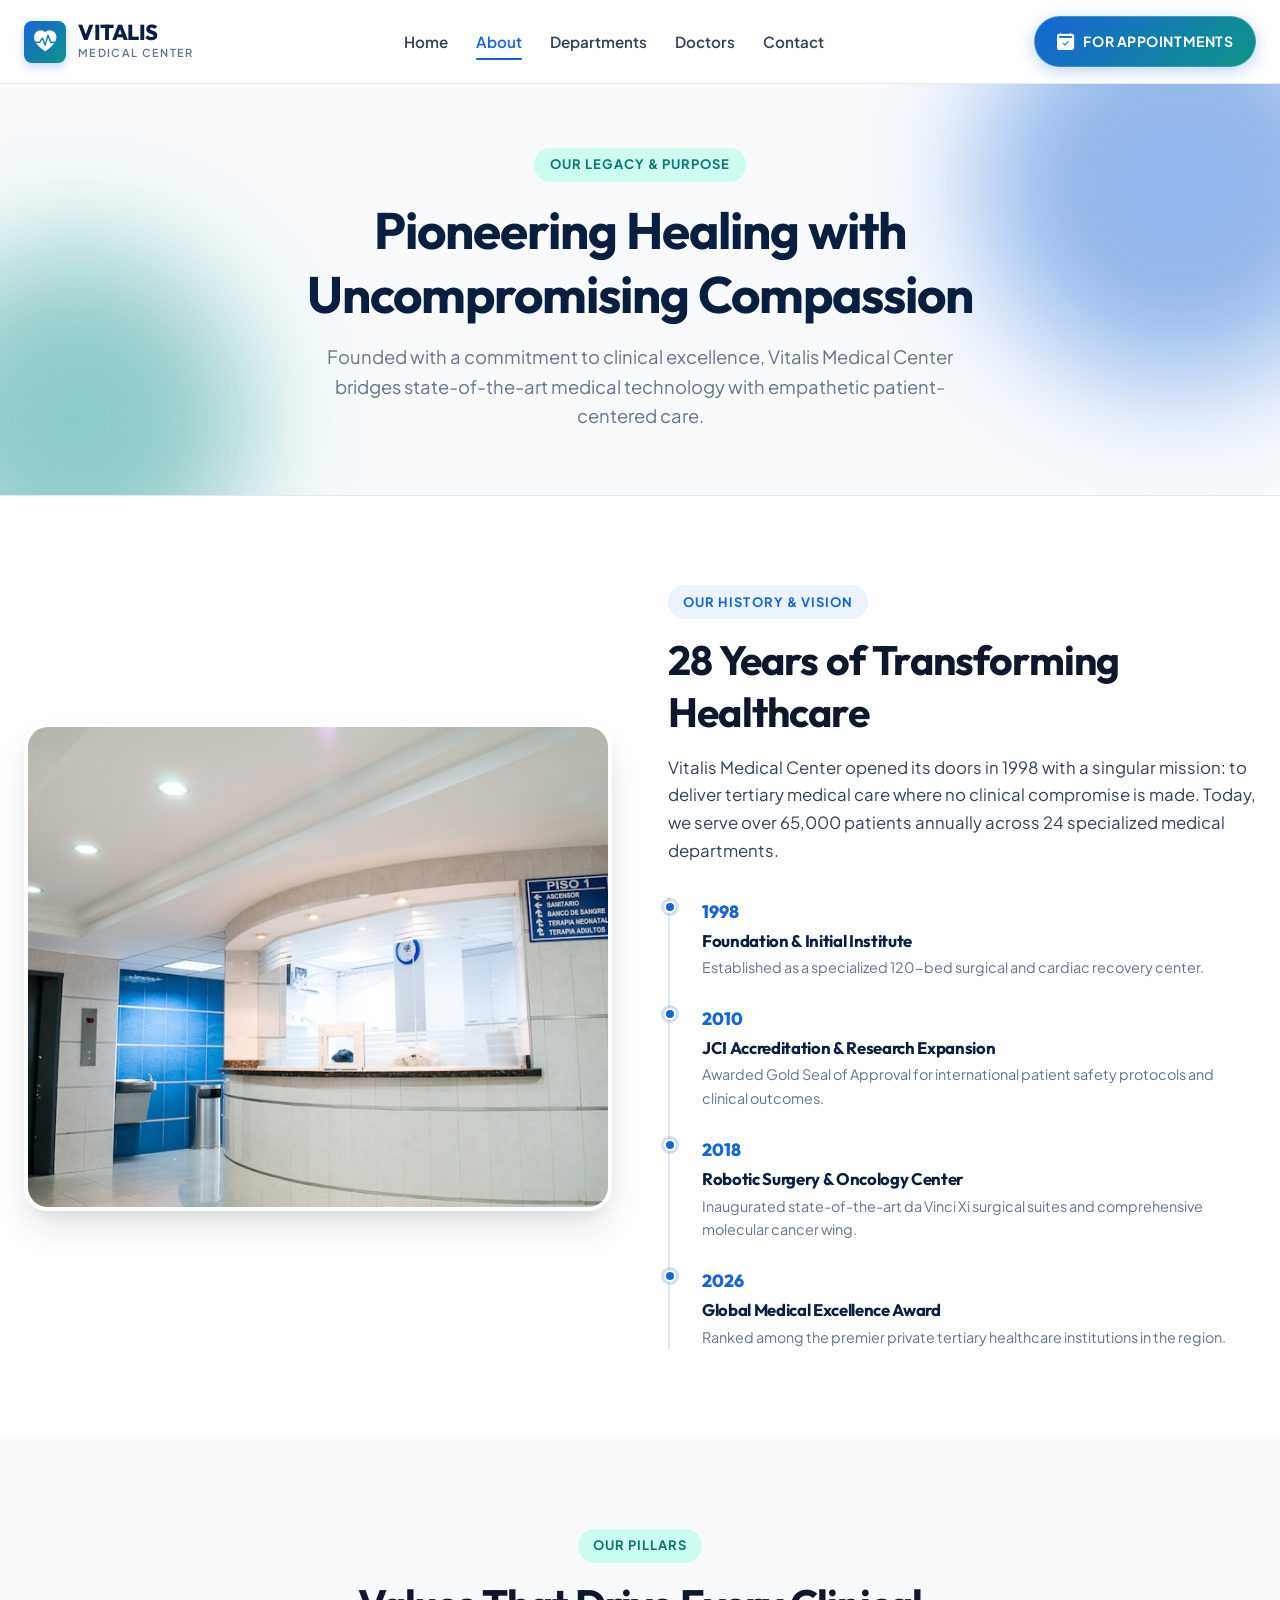
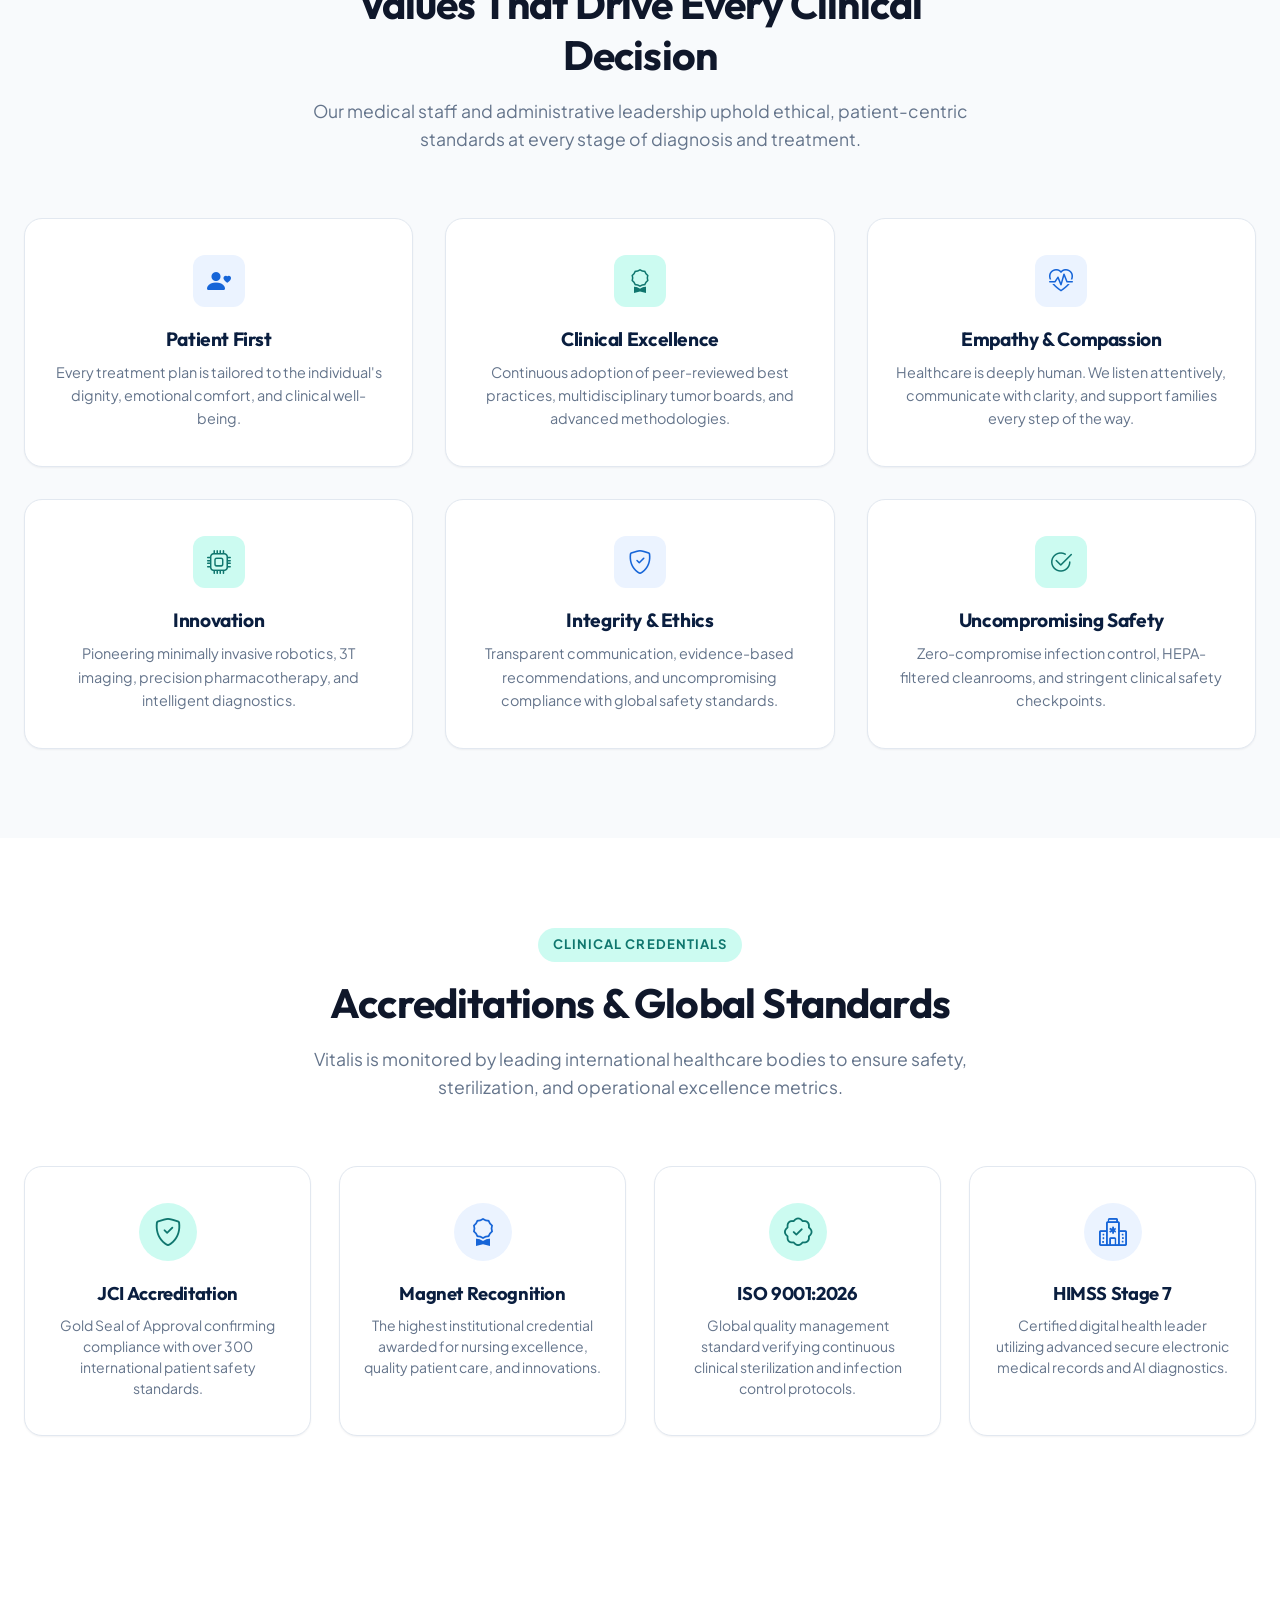
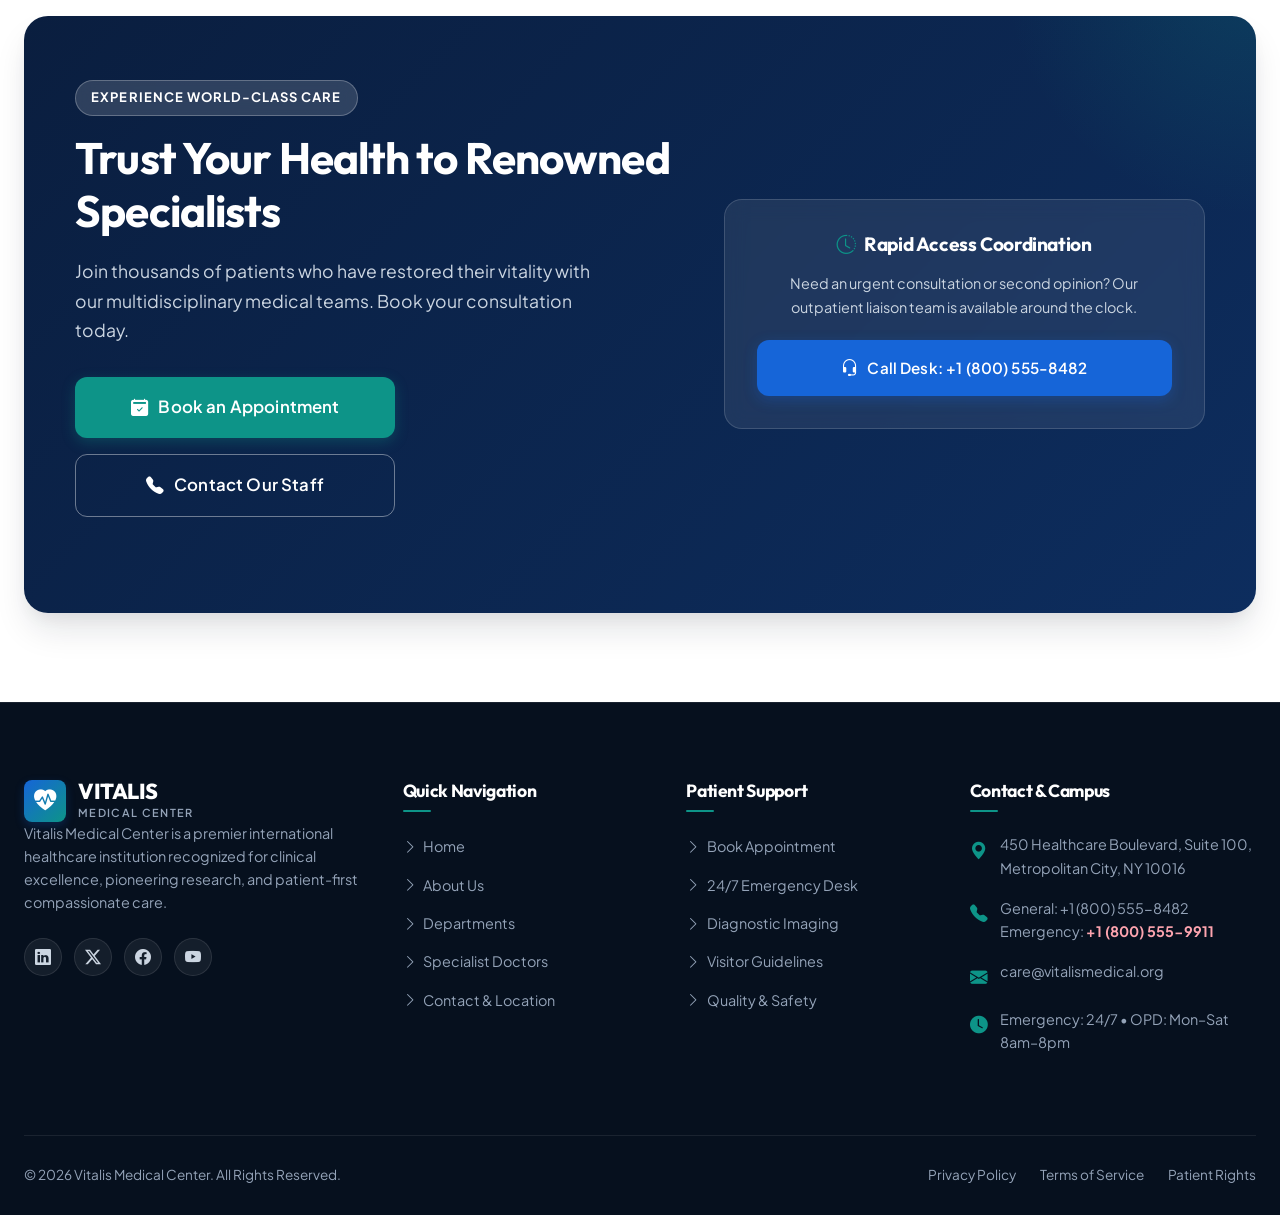
<file: about.html>
<!DOCTYPE html>
<html lang="en">
<head>
  <meta charset="UTF-8">
  <meta name="viewport" content="width=device-width, initial-scale=1.0">
  <title>About Us | Vitalis Medical Center — Our Heritage &amp; Clinical Excellence</title>
  <meta name="description" content="Discover the mission, history, core medical values, and international clinical accreditation of Vitalis Medical Center.">
  <meta name="theme-color" content="#0A1E3F">
  
  <!-- Bootstrap Icons -->
  <link rel="stylesheet" href="https://cdn.jsdelivr.net/npm/bootstrap-icons@1.11.3/font/bootstrap-icons.min.css">
  
  <!-- Favicon -->
  <link rel="icon" type="image/svg+xml" href="assets/images/logo-icon.svg">

  <!-- Custom Stylesheet -->
  <link rel="stylesheet" href="assets/css/style.css">
</head>
<body>

  <!-- STRICT NAVBAR -->
  <header class="site-header" id="siteHeader">
    <div class="container navbar-container">
      <a href="index.html" class="brand-logo" aria-label="Vitalis Medical Center Home">
        <div class="brand-icon">
          <i class="bi bi-heart-pulse-fill"></i>
        </div>
        <div class="brand-text">
          <span class="brand-name">VITALIS</span>
          <span class="brand-tagline">Medical Center</span>
        </div>
      </a>

      <nav class="nav-menu" aria-label="Main Navigation">
        <a href="index.html" class="nav-link">Home</a>
        <a href="about.html" class="nav-link active">About</a>
        <a href="departments.html" class="nav-link">Departments</a>
        <a href="doctors.html" class="nav-link">Doctors</a>
        <a href="contact.html" class="nav-link">Contact</a>
      </nav>

      <div class="nav-cta-wrapper">
        <a href="appointment.html" class="btn btn-nav-appointment" id="navAppointmentBtn">
          <i class="bi bi-calendar2-check-fill"></i> FOR APPOINTMENTS
        </a>
      </div>

      <button class="mobile-nav-toggle" id="mobileNavToggle" aria-label="Toggle navigation menu" aria-expanded="false">
        <span></span>
        <span></span>
        <span></span>
      </button>
    </div>
  </header>

  <!-- Mobile Drawer -->
  <div class="drawer-backdrop" id="drawerBackdrop"></div>
  <aside class="mobile-drawer" id="mobileDrawer" aria-label="Mobile Navigation">
    <!-- Close Drawer Button -->
    <button class="drawer-close" id="drawerCloseBtn" aria-label="Close navigation menu">
      <i class="bi bi-x-lg"></i>
    </button>
    <div class="mobile-menu-list">
      <a href="index.html" class="mobile-menu-link">
        <span>Home</span> <i class="bi bi-chevron-right"></i>
      </a>
      <a href="about.html" class="mobile-menu-link active">
        <span>About</span> <i class="bi bi-chevron-right"></i>
      </a>
      <a href="departments.html" class="mobile-menu-link">
        <span>Departments</span> <i class="bi bi-chevron-right"></i>
      </a>
      <a href="doctors.html" class="mobile-menu-link">
        <span>Doctors</span> <i class="bi bi-chevron-right"></i>
      </a>
      <a href="contact.html" class="mobile-menu-link">
        <span>Contact</span> <i class="bi bi-chevron-right"></i>
      </a>
    </div>
    <div class="mobile-drawer-cta mt-auto">
      <a href="appointment.html" class="btn btn-nav-appointment w-100 text-center" style="display: block; text-align: center;">
        <i class="bi bi-calendar2-check-fill"></i> FOR APPOINTMENTS
      </a>
    </div>
  </aside>

  <main id="main-content">
    <!-- ==========================================================================
         ABOUT — SECTION 1: ABOUT HERO
         ========================================================================== -->
    <section class="inner-hero" id="about-hero">
      <div class="container">
        <div class="reveal-fade-up text-center" style="max-width: 780px; margin: 0 auto;">
          <nav class="breadcrumb-nav" aria-label="Breadcrumb">
            <a href="index.html">Home</a>
            <i class="bi bi-chevron-right"></i>
            <span class="active">About Us</span>
          </nav>
          <span class="badge-tag badge-teal">Our Legacy &amp; Purpose</span>
          <h1 class="inner-hero-title">Pioneering Healing with Uncompromising Compassion</h1>
          <p class="inner-hero-lead" style="margin: 0 auto;">
            Founded with a commitment to clinical excellence, Vitalis Medical Center bridges state-of-the-art medical technology with empathetic patient-centered care.
          </p>
        </div>
      </div>
    </section>

    <!-- ==========================================================================
         ABOUT — SECTION 2: OUR STORY (HISTORY, MISSION, VISION)
         ========================================================================== -->
    <section class="section-py" id="our-story">
      <div class="container">
        <div class="story-grid">
          <!-- Left Column: Story Image -->
          <div class="story-image-wrap reveal-fade-up">
            <img src="assets/images/hospital-about.jpg" 
                 alt="Vitalis Medical Center Campus &amp; Architecture" 
                 loading="lazy">
          </div>

          <!-- Right Column: Narrative & Milestones -->
          <div class="reveal-fade-up delay-200">
            <span class="badge-tag">Our History &amp; Vision</span>
            <h2 class="section-title">28 Years of Transforming Healthcare</h2>
            <p style="color: var(--color-text-body); font-size: 1.05rem;">
              Vitalis Medical Center opened its doors in 1998 with a singular mission: to deliver tertiary medical care where no clinical compromise is made. Today, we serve over 65,000 patients annually across 24 specialized medical departments.
            </p>

            <div class="timeline-list">
              <div class="timeline-item">
                <div class="timeline-year">1998</div>
                <h4 class="timeline-title">Foundation &amp; Initial Institute</h4>
                <p class="timeline-desc">Established as a specialized 120-bed surgical and cardiac recovery center.</p>
              </div>

              <div class="timeline-item">
                <div class="timeline-year">2010</div>
                <h4 class="timeline-title">JCI Accreditation &amp; Research Expansion</h4>
                <p class="timeline-desc">Awarded Gold Seal of Approval for international patient safety protocols and clinical outcomes.</p>
              </div>

              <div class="timeline-item">
                <div class="timeline-year">2018</div>
                <h4 class="timeline-title">Robotic Surgery &amp; Oncology Center</h4>
                <p class="timeline-desc">Inaugurated state-of-the-art da Vinci Xi surgical suites and comprehensive molecular cancer wing.</p>
              </div>

              <div class="timeline-item">
                <div class="timeline-year">2026</div>
                <h4 class="timeline-title">Global Medical Excellence Award</h4>
                <p class="timeline-desc">Ranked among the premier private tertiary healthcare institutions in the region.</p>
              </div>
            </div>
          </div>
        </div>
      </div>
    </section>

    <!-- ==========================================================================
         ABOUT — SECTION 3: VALUES & EXCELLENCE (6 CORE VALUES)
         ========================================================================== -->
    <section class="section-py bg-surface" id="values">
      <div class="container">
        <div class="section-header reveal-fade-up">
          <span class="badge-tag badge-teal">Our Pillars</span>
          <h2 class="section-title">Values That Drive Every Clinical Decision</h2>
          <p class="section-subtitle">
            Our medical staff and administrative leadership uphold ethical, patient-centric standards at every stage of diagnosis and treatment.
          </p>
        </div>

        <div class="values-grid">
          <!-- Value 1 -->
          <div class="value-card reveal-fade-up">
            <div class="value-icon"><i class="bi bi-person-heart"></i></div>
            <h3 class="value-title">Patient First</h3>
            <p class="value-desc">Every treatment plan is tailored to the individual's dignity, emotional comfort, and clinical well-being.</p>
          </div>

          <!-- Value 2 -->
          <div class="value-card reveal-fade-up delay-100">
            <div class="value-icon"><i class="bi bi-award"></i></div>
            <h3 class="value-title">Clinical Excellence</h3>
            <p class="value-desc">Continuous adoption of peer-reviewed best practices, multidisciplinary tumor boards, and advanced methodologies.</p>
          </div>

          <!-- Value 3 -->
          <div class="value-card reveal-fade-up delay-200">
            <div class="value-icon"><i class="bi bi-heart-pulse"></i></div>
            <h3 class="value-title">Empathy &amp; Compassion</h3>
            <p class="value-desc">Healthcare is deeply human. We listen attentively, communicate with clarity, and support families every step of the way.</p>
          </div>

          <!-- Value 4 -->
          <div class="value-card reveal-fade-up">
            <div class="value-icon"><i class="bi bi-cpu"></i></div>
            <h3 class="value-title">Innovation</h3>
            <p class="value-desc">Pioneering minimally invasive robotics, 3T imaging, precision pharmacotherapy, and intelligent diagnostics.</p>
          </div>

          <!-- Value 5 -->
          <div class="value-card reveal-fade-up delay-100">
            <div class="value-icon"><i class="bi bi-shield-check"></i></div>
            <h3 class="value-title">Integrity &amp; Ethics</h3>
            <p class="value-desc">Transparent communication, evidence-based recommendations, and uncompromising compliance with global safety standards.</p>
          </div>

          <!-- Value 6 -->
          <div class="value-card reveal-fade-up delay-200">
            <div class="value-icon"><i class="bi bi-check2-circle"></i></div>
            <h3 class="value-title">Uncompromising Safety</h3>
            <p class="value-desc">Zero-compromise infection control, HEPA-filtered cleanrooms, and stringent clinical safety checkpoints.</p>
          </div>
        </div>
      </div>
    </section>

    <!-- ==========================================================================
         ABOUT — SECTION 3.5: ACCREDITATIONS & GLOBAL STANDARDS
         ========================================================================== -->
    <section class="section-py" id="accreditations">
      <div class="container">
        <div class="section-header reveal-fade-up">
          <span class="badge-tag badge-teal">Clinical Credentials</span>
          <h2 class="section-title">Accreditations &amp; Global Standards</h2>
          <p class="section-subtitle">
            Vitalis is monitored by leading international healthcare bodies to ensure safety, sterilization, and operational excellence metrics.
          </p>
        </div>

        <div class="accreditations-grid">
          <!-- Accreditation 1 -->
          <div class="accreditation-card reveal-fade-up">
            <div class="accred-icon-box">
              <i class="bi bi-shield-check"></i>
            </div>
            <h3 class="accred-title">JCI Accreditation</h3>
            <p class="accred-desc">Gold Seal of Approval confirming compliance with over 300 international patient safety standards.</p>
          </div>

          <!-- Accreditation 2 -->
          <div class="accreditation-card reveal-fade-up delay-100">
            <div class="accred-icon-box">
              <i class="bi bi-award"></i>
            </div>
            <h3 class="accred-title">Magnet Recognition</h3>
            <p class="accred-desc">The highest institutional credential awarded for nursing excellence, quality patient care, and innovations.</p>
          </div>

          <!-- Accreditation 3 -->
          <div class="accreditation-card reveal-fade-up delay-200">
            <div class="accred-icon-box">
              <i class="bi bi-patch-check"></i>
            </div>
            <h3 class="accred-title">ISO 9001:2026</h3>
            <p class="accred-desc">Global quality management standard verifying continuous clinical sterilization and infection control protocols.</p>
          </div>

          <!-- Accreditation 4 -->
          <div class="accreditation-card reveal-fade-up delay-300">
            <div class="accred-icon-box">
              <i class="bi bi-hospital"></i>
            </div>
            <h3 class="accred-title">HIMSS Stage 7</h3>
            <p class="accred-desc">Certified digital health leader utilizing advanced secure electronic medical records and AI diagnostics.</p>
          </div>
        </div>
      </div>
    </section>

    <!-- ==========================================================================
         ABOUT — SECTION 4: FINAL CTA
         ========================================================================== -->
    <section class="section-py" id="about-cta">
      <div class="container">
        <div class="conversion-banner reveal-fade-up">
          <div class="conversion-grid">
            <div>
              <span class="badge-tag badge-white mb-3">Experience World-Class Care</span>
              <h2 class="conversion-title">Trust Your Health to Renowned Specialists</h2>
              <p class="conversion-text">
                Join thousands of patients who have restored their vitality with our multidisciplinary medical teams. Book your consultation today.
              </p>
              <div class="conversion-actions">
                <a href="appointment.html" class="btn btn-teal btn-lg">
                  <i class="bi bi-calendar2-check-fill"></i> Book an Appointment
                </a>
                <a href="contact.html" class="btn btn-outline-white btn-lg">
                  <i class="bi bi-telephone-fill"></i> Contact Our Staff
                </a>
              </div>
            </div>

            <div>
              <div class="conversion-visual-card text-center">
                <h4 style="color: #FFFFFF; font-size: 1.2rem; margin-bottom: 1rem; display: flex; align-items: center; justify-content: center; gap: 0.5rem;">
                  <i class="bi bi-clock-history" style="color: var(--color-teal-accent);"></i> Rapid Access Coordination
                </h4>
                <p style="color: #CBD5E1; font-size: 0.9rem; margin-bottom: 1.25rem; text-align: center;">
                  Need an urgent consultation or second opinion? Our outpatient liaison team is available around the clock.
                </p>
                <a href="tel:+18005558482" class="btn btn-primary w-100 btn-call-desk">
                  <i class="bi bi-headset"></i> <span>Call Desk: +1 (800) 555-8482</span>
                </a>
              </div>
            </div>
          </div>
        </div>
      </div>
    </section>
  </main>

  <!-- STRICT REUSABLE FOOTER -->
  <footer class="site-footer">
    <div class="container">
      <div class="footer-grid">
        <div>
          <a href="index.html" class="brand-logo mb-3" style="display: inline-flex;">
            <div class="brand-icon">
              <i class="bi bi-heart-pulse-fill"></i>
            </div>
            <div class="brand-text">
              <span class="brand-name" style="color: #FFFFFF;">VITALIS</span>
              <span class="brand-tagline" style="color: #94A3B8;">Medical Center</span>
            </div>
          </a>
          <p class="footer-brand-desc">
            Vitalis Medical Center is a premier international healthcare institution recognized for clinical excellence, pioneering research, and patient-first compassionate care.
          </p>
          <div class="footer-social-links">
            <a href="https://linkedin.com" target="_blank" rel="noopener noreferrer" class="footer-social-btn" aria-label="LinkedIn"><i class="bi bi-linkedin"></i></a>
            <a href="https://twitter.com" target="_blank" rel="noopener noreferrer" class="footer-social-btn" aria-label="Twitter"><i class="bi bi-twitter-x"></i></a>
            <a href="https://facebook.com" target="_blank" rel="noopener noreferrer" class="footer-social-btn" aria-label="Facebook"><i class="bi bi-facebook"></i></a>
            <a href="https://youtube.com" target="_blank" rel="noopener noreferrer" class="footer-social-btn" aria-label="YouTube"><i class="bi bi-youtube"></i></a>
          </div>
        </div>

        <div>
          <h4 class="footer-col-title">Quick Navigation</h4>
          <ul class="footer-nav-list">
            <li><a href="index.html"><i class="bi bi-chevron-right"></i> Home</a></li>
            <li><a href="about.html"><i class="bi bi-chevron-right"></i> About Us</a></li>
            <li><a href="departments.html"><i class="bi bi-chevron-right"></i> Departments</a></li>
            <li><a href="doctors.html"><i class="bi bi-chevron-right"></i> Specialist Doctors</a></li>
            <li><a href="contact.html"><i class="bi bi-chevron-right"></i> Contact &amp; Location</a></li>
          </ul>
        </div>

        <div>
          <h4 class="footer-col-title">Patient Support</h4>
          <ul class="footer-nav-list">
            <li><a href="appointment.html"><i class="bi bi-chevron-right"></i> Book Appointment</a></li>
            <li><a href="contact.html#emergency"><i class="bi bi-chevron-right"></i> 24/7 Emergency Desk</a></li>
            <li><a href="departments.html"><i class="bi bi-chevron-right"></i> Diagnostic Imaging</a></li>
            <li><a href="contact.html#visiting-hours"><i class="bi bi-chevron-right"></i> Visitor Guidelines</a></li>
            <li><a href="about.html#values"><i class="bi bi-chevron-right"></i> Quality &amp; Safety</a></li>
          </ul>
        </div>

        <div>
          <h4 class="footer-col-title">Contact &amp; Campus</h4>
          <div class="footer-contact-item">
            <i class="bi bi-geo-alt-fill"></i>
            <span>450 Healthcare Boulevard, Suite 100, Metropolitan City, NY 10016</span>
          </div>
          <div class="footer-contact-item">
            <i class="bi bi-telephone-fill"></i>
            <div>
              <span>General: </span><a href="tel:+18005558482">+1 (800) 555-8482</a><br>
              <span>Emergency: </span><a href="tel:+18005559911" style="color: #FDA4AF; font-weight: 700;">+1 (800) 555-9911</a>
            </div>
          </div>
          <div class="footer-contact-item">
            <i class="bi bi-envelope-fill"></i>
            <a href="mailto:care@vitalismedical.org">care@vitalismedical.org</a>
          </div>
          <div class="footer-contact-item">
            <i class="bi bi-clock-fill"></i>
            <span>Emergency: 24/7 • OPD: Mon–Sat 8am–8pm</span>
          </div>
        </div>
      </div>

      <div class="footer-bottom">
        <div class="footer-bottom-flex">
          <div>
            &copy; 2026 Vitalis Medical Center. All Rights Reserved.
          </div>
          <div class="footer-legal-links">
            <a href="404.html">Privacy Policy</a>
            <a href="404.html">Terms of Service</a>
            <a href="404.html">Patient Rights</a>
          </div>
        </div>
      </div>
    </div>
  </footer>

  <button class="back-to-top" id="backToTopBtn" aria-label="Scroll back to top">
    <i class="bi bi-arrow-up"></i>
  </button>

  <script src="assets/js/main.js"></script>
</body>
</html>
</file>
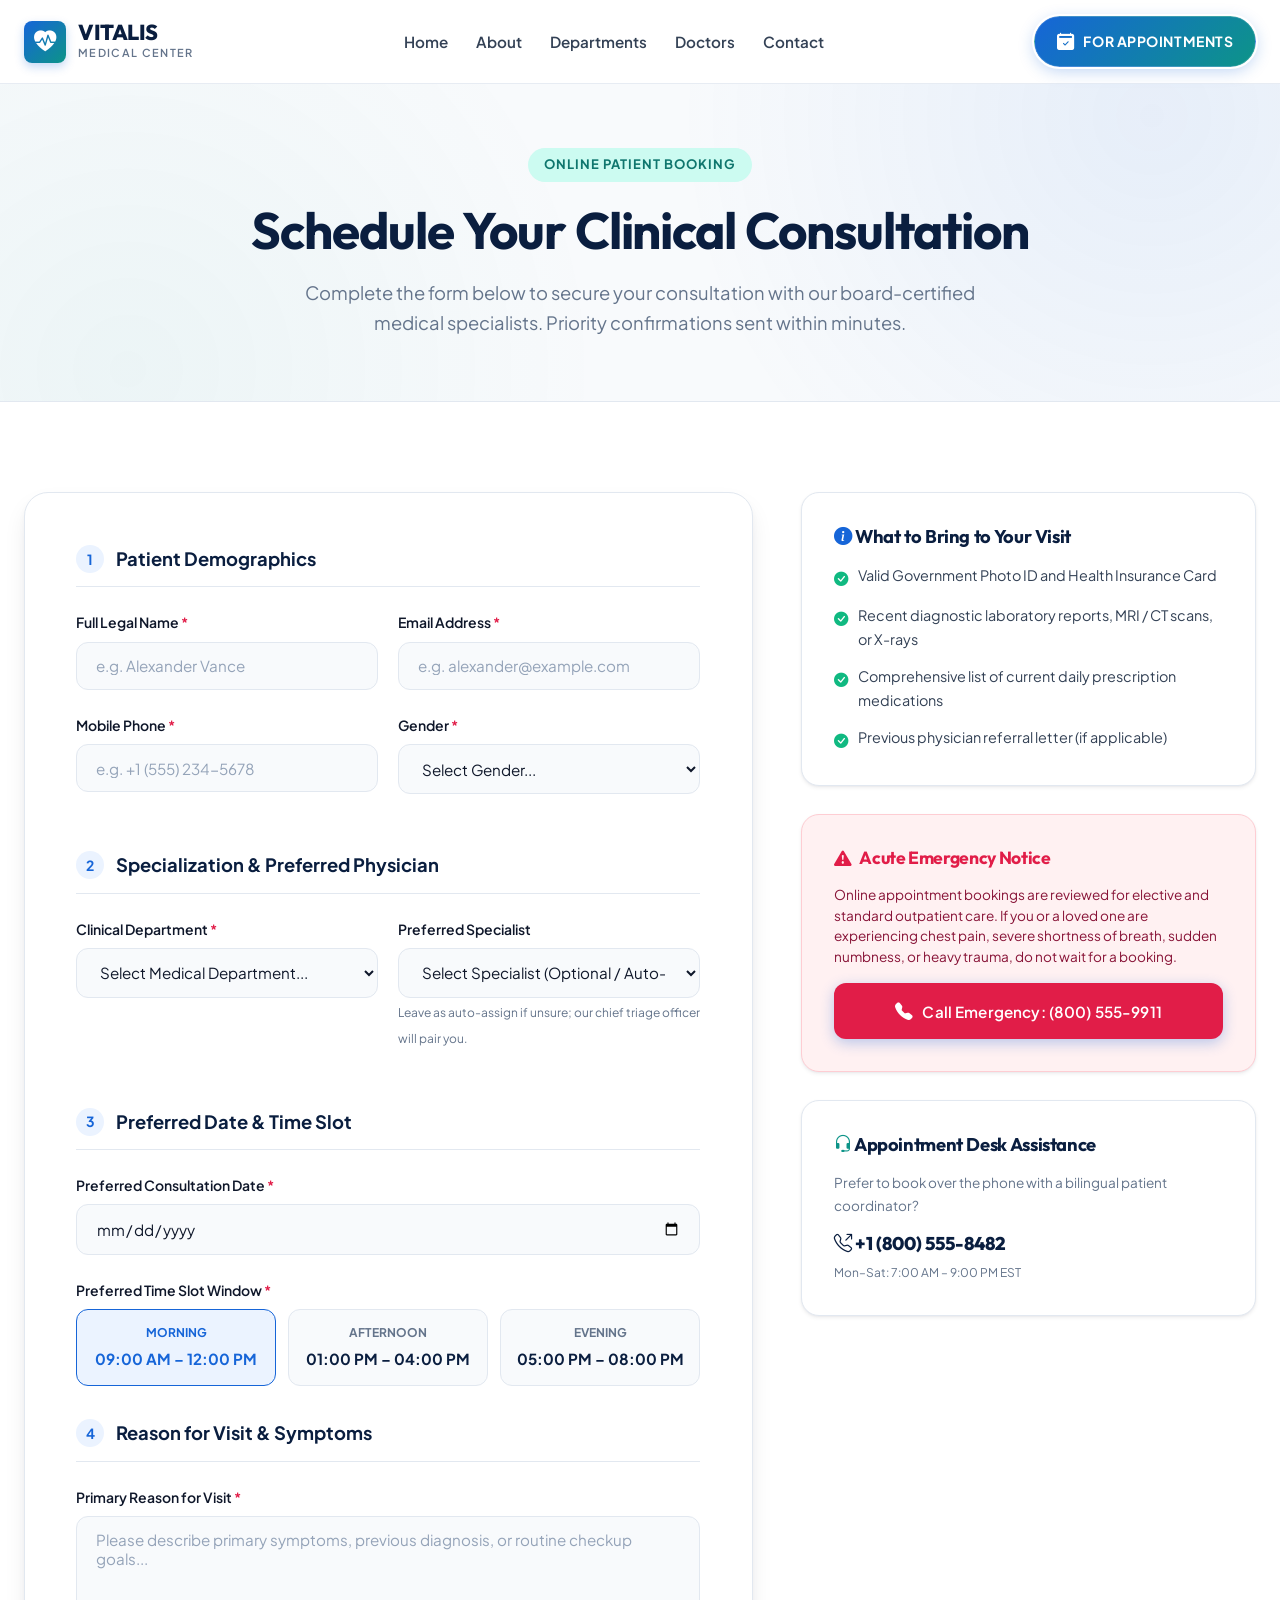
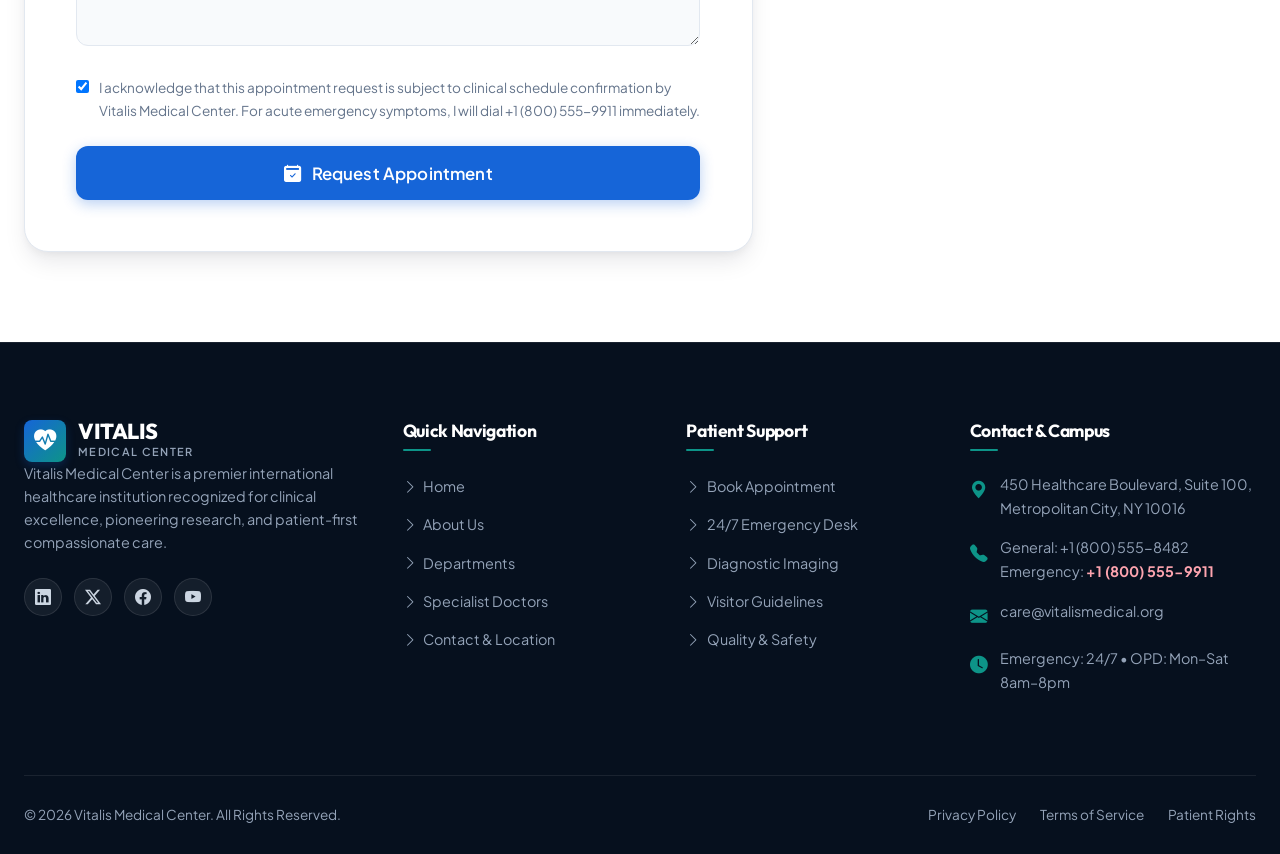
<file: appointment.html>
<!DOCTYPE html>
<html lang="en">
<head>
  <meta charset="UTF-8">
  <meta name="viewport" content="width=device-width, initial-scale=1.0">
  <title>Book an Appointment | Vitalis Medical Center</title>
  <meta name="description" content="Schedule a priority medical appointment with top specialists at Vitalis Medical Center. Fast online confirmation and clinical consultation matching.">
  <meta name="theme-color" content="#0A1E3F">
  
  <!-- Bootstrap Icons -->
  <link rel="stylesheet" href="https://cdn.jsdelivr.net/npm/bootstrap-icons@1.11.3/font/bootstrap-icons.min.css">
  
  <!-- Favicon -->
  <link rel="icon" type="image/svg+xml" href="assets/images/logo-icon.svg">

  <!-- Custom Stylesheet -->
  <link rel="stylesheet" href="assets/css/style.css">
</head>
<body>

  <!-- STRICT NAVBAR -->
  <header class="site-header" id="siteHeader">
    <div class="container navbar-container">
      <a href="index.html" class="brand-logo" aria-label="Vitalis Medical Center Home">
        <div class="brand-icon">
          <i class="bi bi-heart-pulse-fill"></i>
        </div>
        <div class="brand-text">
          <span class="brand-name">VITALIS</span>
          <span class="brand-tagline">Medical Center</span>
        </div>
      </a>

      <nav class="nav-menu" aria-label="Main Navigation">
        <a href="index.html" class="nav-link">Home</a>
        <a href="about.html" class="nav-link">About</a>
        <a href="departments.html" class="nav-link">Departments</a>
        <a href="doctors.html" class="nav-link">Doctors</a>
        <a href="contact.html" class="nav-link">Contact</a>
      </nav>

      <div class="nav-cta-wrapper">
        <a href="appointment.html" class="btn btn-nav-appointment" id="navAppointmentBtn" style="outline: 2px solid #FFFFFF;">
          <i class="bi bi-calendar2-check-fill"></i> FOR APPOINTMENTS
        </a>
      </div>

      <button class="mobile-nav-toggle" id="mobileNavToggle" aria-label="Toggle navigation menu" aria-expanded="false">
        <span></span>
        <span></span>
        <span></span>
      </button>
    </div>
  </header>

  <!-- Mobile Drawer -->
  <div class="drawer-backdrop" id="drawerBackdrop"></div>
  <aside class="mobile-drawer" id="mobileDrawer" aria-label="Mobile Navigation">
    <!-- Close Drawer Button -->
    <button class="drawer-close" id="drawerCloseBtn" aria-label="Close navigation menu">
      <i class="bi bi-x-lg"></i>
    </button>
    <div class="mobile-menu-list">
      <a href="index.html" class="mobile-menu-link">
        <span>Home</span> <i class="bi bi-chevron-right"></i>
      </a>
      <a href="about.html" class="mobile-menu-link">
        <span>About</span> <i class="bi bi-chevron-right"></i>
      </a>
      <a href="departments.html" class="mobile-menu-link">
        <span>Departments</span> <i class="bi bi-chevron-right"></i>
      </a>
      <a href="doctors.html" class="mobile-menu-link">
        <span>Doctors</span> <i class="bi bi-chevron-right"></i>
      </a>
      <a href="contact.html" class="mobile-menu-link">
        <span>Contact</span> <i class="bi bi-chevron-right"></i>
      </a>
    </div>
    <div class="mobile-drawer-cta mt-auto">
      <a href="appointment.html" class="btn btn-nav-appointment w-100 text-center" style="display: block; text-align: center;">
        <i class="bi bi-calendar2-check-fill"></i> FOR APPOINTMENTS
      </a>
    </div>
  </aside>

  <main id="main-content">
    <!-- Inner Hero -->
    <section class="inner-hero" id="appointment-hero">
      <div class="container">
        <div class="reveal-fade-up text-center" style="max-width: 780px; margin: 0 auto;">
          <nav class="breadcrumb-nav justify-content-center" aria-label="Breadcrumb" style="justify-content: center;">
            <a href="index.html">Home</a>
            <i class="bi bi-chevron-right"></i>
            <span class="active">Appointments</span>
          </nav>
          <span class="badge-tag badge-teal">Online Patient Booking</span>
          <h1 class="inner-hero-title">Schedule Your Clinical Consultation</h1>
          <p class="inner-hero-lead" style="margin: 0 auto;">
            Complete the form below to secure your consultation with our board-certified medical specialists. Priority confirmations sent within minutes.
          </p>
        </div>
      </div>
    </section>

    <!-- Main Booking Suite Section -->
    <section class="section-py" id="booking-suite">
      <div class="container">
        <div class="appointment-grid">
          <!-- Left: Multi-Step Styled Interactive Booking Form -->
          <div class="booking-form-box reveal-fade-up">
            <form id="vitalisAppointmentForm" novalidate>
              <!-- Step 1: Patient Information -->
              <div class="form-step-title">
                <span class="form-step-badge">1</span>
                <span>Patient Demographics</span>
              </div>

              <div class="form-row">
                <div class="form-group">
                  <label for="aptFullName" class="form-label">Full Legal Name <span class="required">*</span></label>
                  <input type="text" id="aptFullName" class="form-control" placeholder="e.g. Alexander Vance" required>
                  <div class="form-feedback invalid-feedback">Patient full name is required.</div>
                </div>

                <div class="form-group">
                  <label for="aptEmail" class="form-label">Email Address <span class="required">*</span></label>
                  <input type="email" id="aptEmail" class="form-control" placeholder="e.g. alexander@example.com" required>
                  <div class="form-feedback invalid-feedback">A valid email address is required for confirmation.</div>
                </div>
              </div>

              <div class="form-row">
                <div class="form-group">
                  <label for="aptPhone" class="form-label">Mobile Phone <span class="required">*</span></label>
                  <input type="tel" id="aptPhone" class="form-control" placeholder="e.g. +1 (555) 234-5678" required>
                  <div class="form-feedback invalid-feedback">Mobile number is required for SMS reminder.</div>
                </div>

                <div class="form-group">
                  <label for="aptGender" class="form-label">Gender <span class="required">*</span></label>
                  <select id="aptGender" class="form-control" required>
                    <option value="">Select Gender...</option>
                    <option value="Male">Male</option>
                    <option value="Female">Female</option>
                    <option value="Other">Other / Prefer not to say</option>
                  </select>
                  <div class="form-feedback invalid-feedback">Please select gender.</div>
                </div>
              </div>

              <!-- Step 2: Department & Doctor Details -->
              <div class="form-step-title" style="margin-top: 2rem;">
                <span class="form-step-badge">2</span>
                <span>Specialization &amp; Preferred Physician</span>
              </div>

              <div class="form-row">
                <div class="form-group">
                  <label for="aptDepartment" class="form-label">Clinical Department <span class="required">*</span></label>
                  <select id="aptDepartment" class="form-control" required>
                    <option value="">Select Medical Department...</option>
                    <option value="Cardiology">Cardiology (Heart &amp; Vascular)</option>
                    <option value="Neurology">Neurology &amp; Spine</option>
                    <option value="Orthopedics">Orthopedics &amp; Joint Replacement</option>
                    <option value="Pediatrics">Pediatrics &amp; Child Health</option>
                    <option value="Oncology">Comprehensive Oncology</option>
                    <option value="Dermatology">Dermatology &amp; Mohs Surgery</option>
                    <option value="General Surgery">General &amp; Robotic Surgery</option>
                    <option value="Emergency Medicine">Emergency &amp; Trauma Medicine</option>
                    <option value="Ophthalmology">Ophthalmology &amp; Vision Care</option>
                    <option value="Rehabilitation">Rehabilitation &amp; Physiotherapy</option>
                    <option value="Gynecology">Gynecology &amp; Obstetrics</option>
                    <option value="Urology">Urology &amp; Kidney Care</option>
                  </select>
                  <div class="form-feedback invalid-feedback">Please choose a medical department.</div>
                </div>

                <div class="form-group">
                  <label for="aptDoctor" class="form-label">Preferred Specialist</label>
                  <select id="aptDoctor" class="form-control">
                    <option value="">Select Specialist (Optional / Auto-Assign)</option>
                  </select>
                  <span style="font-size: 0.75rem; color: var(--color-text-muted);">Leave as auto-assign if unsure; our chief triage officer will pair you.</span>
                </div>
              </div>

              <!-- Step 3: Schedule & Time Slot -->
              <div class="form-step-title" style="margin-top: 2rem;">
                <span class="form-step-badge">3</span>
                <span>Preferred Date &amp; Time Slot</span>
              </div>

              <div class="form-group">
                <label for="aptDate" class="form-label">Preferred Consultation Date <span class="required">*</span></label>
                <input type="date" id="aptDate" class="form-control" required>
                <div class="form-feedback invalid-feedback">Please select a valid consultation date.</div>
              </div>

              <div class="form-group">
                <label class="form-label">Preferred Time Slot Window <span class="required">*</span></label>
                <div class="time-slot-grid" id="slotContainer">
                  <div class="time-slot-option">
                    <input type="radio" id="slotMorning" name="timeSlot" value="Morning (09:00 AM - 12:00 PM)" required checked>
                    <label for="slotMorning" class="time-slot-label">
                      <span class="slot-period">Morning</span>
                      <span class="slot-time">09:00 AM – 12:00 PM</span>
                    </label>
                  </div>

                  <div class="time-slot-option">
                    <input type="radio" id="slotAfternoon" name="timeSlot" value="Afternoon (01:00 PM - 04:00 PM)">
                    <label for="slotAfternoon" class="time-slot-label">
                      <span class="slot-period">Afternoon</span>
                      <span class="slot-time">01:00 PM – 04:00 PM</span>
                    </label>
                  </div>

                  <div class="time-slot-option">
                    <input type="radio" id="slotEvening" name="timeSlot" value="Evening (05:00 PM - 08:00 PM)">
                    <label for="slotEvening" class="time-slot-label">
                      <span class="slot-period">Evening</span>
                      <span class="slot-time">05:00 PM – 08:00 PM</span>
                    </label>
                  </div>
                </div>
                <div class="form-feedback invalid-feedback">Please choose a preferred consultation time window.</div>
              </div>

              <!-- Step 4: Clinical Purpose -->
              <div class="form-step-title" style="margin-top: 2rem;">
                <span class="form-step-badge">4</span>
                <span>Reason for Visit &amp; Symptoms</span>
              </div>

              <div class="form-group">
                <label for="aptReason" class="form-label">Primary Reason for Visit <span class="required">*</span></label>
                <textarea id="aptReason" class="form-control" placeholder="Please describe primary symptoms, previous diagnosis, or routine checkup goals..." required></textarea>
                <div class="form-feedback invalid-feedback">Please summarize your reason for consultation.</div>
              </div>

              <div class="form-group">
                <div style="display: flex; align-items: flex-start; gap: 0.6rem; font-size: 0.85rem; color: var(--color-text-muted);">
                  <input type="checkbox" id="aptConsent" required checked style="margin-top: 0.2rem;">
                  <label for="aptConsent">
                    I acknowledge that this appointment request is subject to clinical schedule confirmation by Vitalis Medical Center. For acute emergency symptoms, I will dial +1 (800) 555-9911 immediately.
                  </label>
                </div>
              </div>

              <button type="submit" class="btn btn-primary btn-lg w-100" style="margin-top: 1.5rem; display: flex; justify-content: center;">
                <i class="bi bi-calendar2-check-fill"></i> Request Appointment
              </button>
            </form>
          </div>

          <!-- Right: Guidance & Preparation Card -->
          <div class="booking-side-card reveal-fade-up delay-200">
            <!-- Help Card 1 -->
            <div class="help-card">
              <h4><i class="bi bi-info-circle-fill" style="color: var(--color-blue-royal);"></i> What to Bring to Your Visit</h4>
              <div class="help-checklist">
                <div class="checklist-item">
                  <i class="bi bi-check-circle-fill"></i>
                  <span>Valid Government Photo ID and Health Insurance Card</span>
                </div>
                <div class="checklist-item">
                  <i class="bi bi-check-circle-fill"></i>
                  <span>Recent diagnostic laboratory reports, MRI / CT scans, or X-rays</span>
                </div>
                <div class="checklist-item">
                  <i class="bi bi-check-circle-fill"></i>
                  <span>Comprehensive list of current daily prescription medications</span>
                </div>
                <div class="checklist-item">
                  <i class="bi bi-check-circle-fill"></i>
                  <span>Previous physician referral letter (if applicable)</span>
                </div>
              </div>
            </div>

            <!-- Help Card 2: Emergency Alert -->
            <div class="help-card" style="background: #FFF1F2; border-color: #FECDD3;">
              <h4 style="color: var(--color-emergency-red); font-size: 1.1rem; display: flex; align-items: center; gap: 0.5rem;">
                <i class="bi bi-exclamation-triangle-fill"></i> Acute Emergency Notice
              </h4>
              <p style="font-size: 0.85rem; color: #881337; line-height: 1.5; margin-bottom: 1rem;">
                Online appointment bookings are reviewed for elective and standard outpatient care. If you or a loved one are experiencing chest pain, severe shortness of breath, sudden numbness, or heavy trauma, do not wait for a booking.
              </p>
              <a href="tel:+18005559911" class="btn btn-primary w-100" style="background-color: var(--color-emergency-red); border-color: var(--color-emergency-red); display: flex; justify-content: center;">
                <i class="bi bi-telephone-fill"></i> Call Emergency: (800) 555-9911
              </a>
            </div>

            <!-- Help Card 3: Patient Care Desk -->
            <div class="help-card">
              <h4><i class="bi bi-headset" style="color: var(--color-teal-accent);"></i> Appointment Desk Assistance</h4>
              <p style="font-size: 0.85rem; color: var(--color-text-muted); margin-bottom: 0.75rem;">
                Prefer to book over the phone with a bilingual patient coordinator?
              </p>
              <a href="tel:+18005558482" style="font-family: var(--font-heading); font-size: 1.15rem; font-weight: 800; color: var(--color-primary-navy);">
                <i class="bi bi-telephone-outbound"></i> +1 (800) 555-8482
              </a>
              <span style="font-size: 0.75rem; color: var(--color-text-muted); display: block; margin-top: 0.25rem;">Mon–Sat: 7:00 AM – 9:00 PM EST</span>
            </div>
          </div>
        </div>
      </div>
    </section>
  </main>

  <!-- STRICT REUSABLE FOOTER -->
  <footer class="site-footer">
    <div class="container">
      <div class="footer-grid">
        <div>
          <a href="index.html" class="brand-logo mb-3" style="display: inline-flex;">
            <div class="brand-icon">
              <i class="bi bi-heart-pulse-fill"></i>
            </div>
            <div class="brand-text">
              <span class="brand-name" style="color: #FFFFFF;">VITALIS</span>
              <span class="brand-tagline" style="color: #94A3B8;">Medical Center</span>
            </div>
          </a>
          <p class="footer-brand-desc">
            Vitalis Medical Center is a premier international healthcare institution recognized for clinical excellence, pioneering research, and patient-first compassionate care.
          </p>
          <div class="footer-social-links">
            <a href="https://linkedin.com" target="_blank" rel="noopener noreferrer" class="footer-social-btn" aria-label="LinkedIn"><i class="bi bi-linkedin"></i></a>
            <a href="https://twitter.com" target="_blank" rel="noopener noreferrer" class="footer-social-btn" aria-label="Twitter"><i class="bi bi-twitter-x"></i></a>
            <a href="https://facebook.com" target="_blank" rel="noopener noreferrer" class="footer-social-btn" aria-label="Facebook"><i class="bi bi-facebook"></i></a>
            <a href="https://youtube.com" target="_blank" rel="noopener noreferrer" class="footer-social-btn" aria-label="YouTube"><i class="bi bi-youtube"></i></a>
          </div>
        </div>

        <div>
          <h4 class="footer-col-title">Quick Navigation</h4>
          <ul class="footer-nav-list">
            <li><a href="index.html"><i class="bi bi-chevron-right"></i> Home</a></li>
            <li><a href="about.html"><i class="bi bi-chevron-right"></i> About Us</a></li>
            <li><a href="departments.html"><i class="bi bi-chevron-right"></i> Departments</a></li>
            <li><a href="doctors.html"><i class="bi bi-chevron-right"></i> Specialist Doctors</a></li>
            <li><a href="contact.html"><i class="bi bi-chevron-right"></i> Contact &amp; Location</a></li>
          </ul>
        </div>

        <div>
          <h4 class="footer-col-title">Patient Support</h4>
          <ul class="footer-nav-list">
            <li><a href="appointment.html"><i class="bi bi-chevron-right"></i> Book Appointment</a></li>
            <li><a href="contact.html#emergency"><i class="bi bi-chevron-right"></i> 24/7 Emergency Desk</a></li>
            <li><a href="departments.html"><i class="bi bi-chevron-right"></i> Diagnostic Imaging</a></li>
            <li><a href="contact.html#visiting-hours"><i class="bi bi-chevron-right"></i> Visitor Guidelines</a></li>
            <li><a href="about.html#values"><i class="bi bi-chevron-right"></i> Quality &amp; Safety</a></li>
          </ul>
        </div>

        <div>
          <h4 class="footer-col-title">Contact &amp; Campus</h4>
          <div class="footer-contact-item">
            <i class="bi bi-geo-alt-fill"></i>
            <span>450 Healthcare Boulevard, Suite 100, Metropolitan City, NY 10016</span>
          </div>
          <div class="footer-contact-item">
            <i class="bi bi-telephone-fill"></i>
            <div>
              <span>General: </span><a href="tel:+18005558482">+1 (800) 555-8482</a><br>
              <span>Emergency: </span><a href="tel:+18005559911" style="color: #FDA4AF; font-weight: 700;">+1 (800) 555-9911</a>
            </div>
          </div>
          <div class="footer-contact-item">
            <i class="bi bi-envelope-fill"></i>
            <a href="mailto:care@vitalismedical.org">care@vitalismedical.org</a>
          </div>
          <div class="footer-contact-item">
            <i class="bi bi-clock-fill"></i>
            <span>Emergency: 24/7 • OPD: Mon–Sat 8am–8pm</span>
          </div>
        </div>
      </div>

      <div class="footer-bottom">
        <div class="footer-bottom-flex">
          <div>
            &copy; 2026 Vitalis Medical Center. All Rights Reserved.
          </div>
          <div class="footer-legal-links">
            <a href="404.html">Privacy Policy</a>
            <a href="404.html">Terms of Service</a>
            <a href="404.html">Patient Rights</a>
          </div>
        </div>
      </div>
    </div>
  </footer>

  <!-- ==========================================================================
       APPOINTMENT SUCCESS CONFIRMATION MODAL
       ========================================================================== -->
  <div class="modal-overlay" id="appointmentSuccessModal" role="dialog" aria-modal="true" aria-labelledby="modalSuccessTitle">
    <div class="modal-dialog text-center">
      <button class="modal-close-btn" aria-label="Close confirmation dialog"><i class="bi bi-x-lg"></i></button>
      <div class="modal-body">
        <div class="success-icon-box">
          <i class="bi bi-check-lg"></i>
        </div>
        <h3 id="modalSuccessTitle" style="color: var(--color-primary-navy); margin-bottom: 0.5rem;">Appointment Request Received!</h3>
        <p style="color: var(--color-text-muted); font-size: 0.95rem;">
          Thank you, <strong id="successPatientName" style="color: var(--color-primary-navy);">Valued Patient</strong>. Your consultation request has been logged in our clinical scheduling system.
        </p>

        <div style="background: var(--color-bg-surface); border: 1px solid var(--color-border); border-radius: var(--radius-md); padding: 1.25rem; margin: 1.5rem 0; text-align: left;">
          <div style="font-size: 0.8125rem; color: var(--color-text-muted); text-transform: uppercase; letter-spacing: 0.05em; font-weight: 700;">Appointment Reference:</div>
          <div class="booking-ref-badge" id="successRefNumber">VIT-2026-8942</div>
          
          <div style="display: grid; grid-template-columns: 1fr 1fr; gap: 0.75rem; font-size: 0.875rem; margin-top: 0.5rem;">
            <div>
              <span style="color: var(--color-text-muted); display: block;">Department:</span>
              <strong id="successDept" style="color: var(--color-primary-navy);">Cardiology</strong>
            </div>
            <div>
              <span style="color: var(--color-text-muted); display: block;">Requested Date:</span>
              <strong id="successAptDate" style="color: var(--color-primary-navy);">Scheduled</strong>
            </div>
          </div>
        </div>

        <p style="font-size: 0.85rem; color: var(--color-text-muted); margin-bottom: 1.5rem;">
          A clinical liaison will send an SMS confirmation &amp; digital calendar invite within 2 hours.
        </p>

        <a href="index.html" class="btn btn-primary w-100" style="display: flex; justify-content: center;">
          Return to Homepage
        </a>
      </div>
    </div>
  </div>

  <button class="back-to-top" id="backToTopBtn" aria-label="Scroll back to top">
    <i class="bi bi-arrow-up"></i>
  </button>

  <script src="assets/js/main.js"></script>
</body>
</html>
</file>
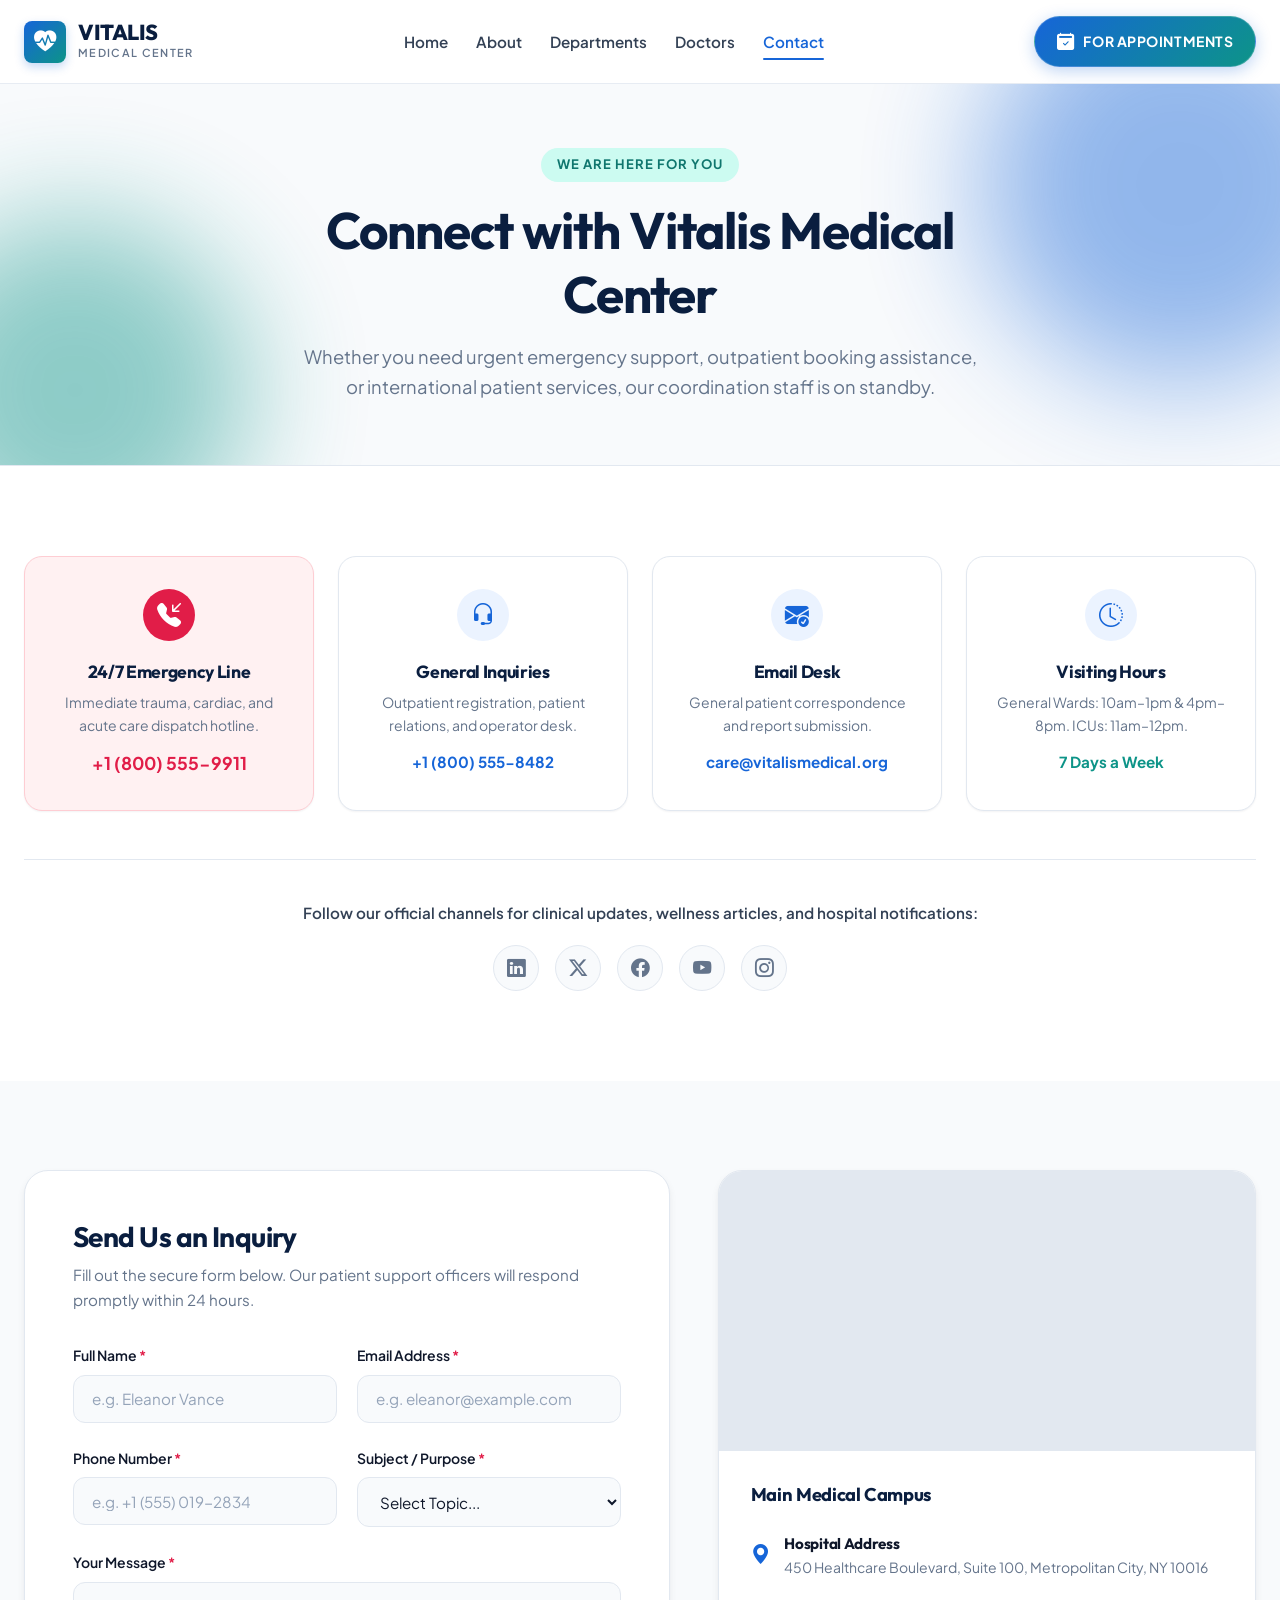
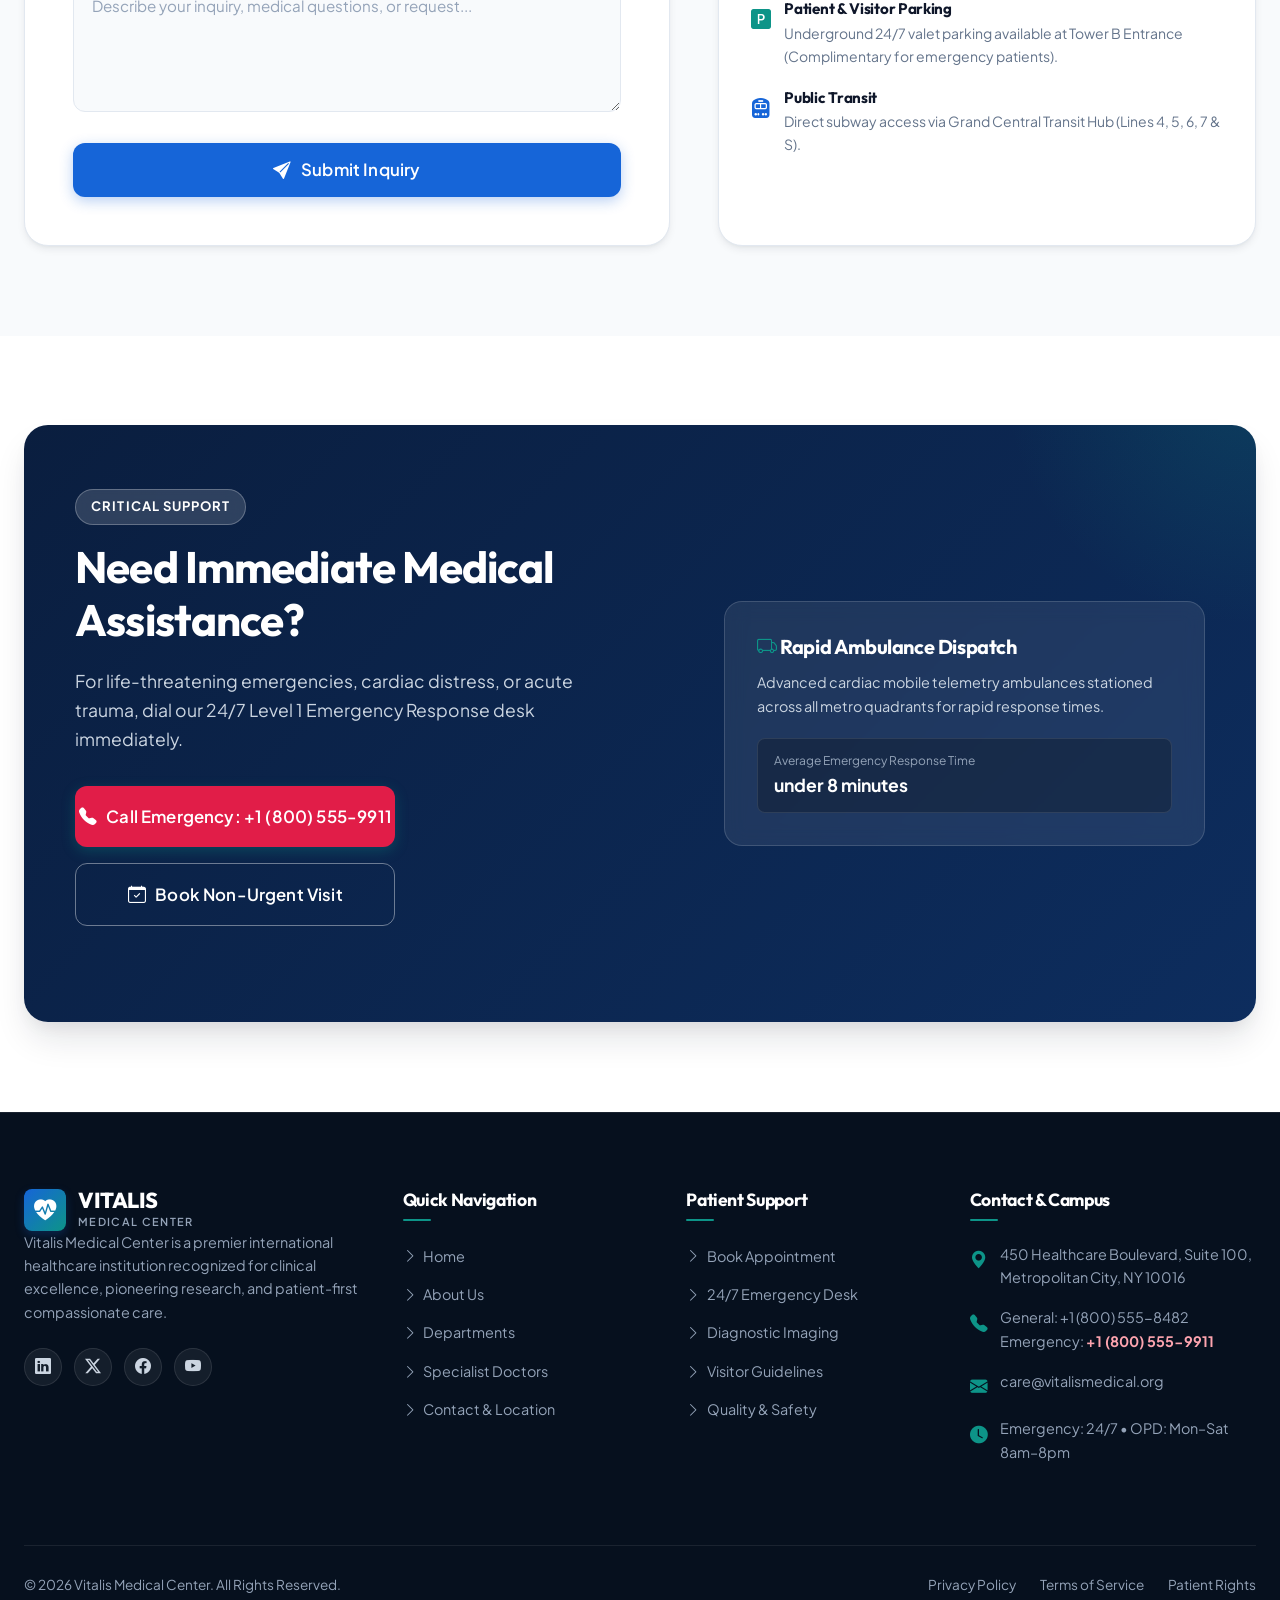
<file: contact.html>
<!DOCTYPE html>
<html lang="en">
<head>
  <meta charset="UTF-8">
  <meta name="viewport" content="width=device-width, initial-scale=1.0">
  <title>Contact &amp; Campus Location | Vitalis Medical Center</title>
  <meta name="description" content="Get in touch with Vitalis Medical Center. Find campus directions, emergency numbers, outpatient department hours, and inquiry forms.">
  <meta name="theme-color" content="#0A1E3F">
  
  <!-- Bootstrap Icons -->
  <link rel="stylesheet" href="https://cdn.jsdelivr.net/npm/bootstrap-icons@1.11.3/font/bootstrap-icons.min.css">
  
  <!-- Favicon -->
  <link rel="icon" type="image/svg+xml" href="assets/images/logo-icon.svg">

  <!-- Custom Stylesheet -->
  <link rel="stylesheet" href="assets/css/style.css">
</head>
<body>

  <!-- STRICT NAVBAR -->
  <header class="site-header" id="siteHeader">
    <div class="container navbar-container">
      <a href="index.html" class="brand-logo" aria-label="Vitalis Medical Center Home">
        <div class="brand-icon">
          <i class="bi bi-heart-pulse-fill"></i>
        </div>
        <div class="brand-text">
          <span class="brand-name">VITALIS</span>
          <span class="brand-tagline">Medical Center</span>
        </div>
      </a>

      <nav class="nav-menu" aria-label="Main Navigation">
        <a href="index.html" class="nav-link">Home</a>
        <a href="about.html" class="nav-link">About</a>
        <a href="departments.html" class="nav-link">Departments</a>
        <a href="doctors.html" class="nav-link">Doctors</a>
        <a href="contact.html" class="nav-link active">Contact</a>
      </nav>

      <div class="nav-cta-wrapper">
        <a href="appointment.html" class="btn btn-nav-appointment" id="navAppointmentBtn">
          <i class="bi bi-calendar2-check-fill"></i> FOR APPOINTMENTS
        </a>
      </div>

      <button class="mobile-nav-toggle" id="mobileNavToggle" aria-label="Toggle navigation menu" aria-expanded="false">
        <span></span>
        <span></span>
        <span></span>
      </button>
    </div>
  </header>

  <!-- Mobile Drawer -->
  <div class="drawer-backdrop" id="drawerBackdrop"></div>
  <aside class="mobile-drawer" id="mobileDrawer" aria-label="Mobile Navigation">
    <!-- Close Drawer Button -->
    <button class="drawer-close" id="drawerCloseBtn" aria-label="Close navigation menu">
      <i class="bi bi-x-lg"></i>
    </button>
    <div class="mobile-menu-list">
      <a href="index.html" class="mobile-menu-link">
        <span>Home</span> <i class="bi bi-chevron-right"></i>
      </a>
      <a href="about.html" class="mobile-menu-link">
        <span>About</span> <i class="bi bi-chevron-right"></i>
      </a>
      <a href="departments.html" class="mobile-menu-link">
        <span>Departments</span> <i class="bi bi-chevron-right"></i>
      </a>
      <a href="doctors.html" class="mobile-menu-link">
        <span>Doctors</span> <i class="bi bi-chevron-right"></i>
      </a>
      <a href="contact.html" class="mobile-menu-link active">
        <span>Contact</span> <i class="bi bi-chevron-right"></i>
      </a>
    </div>
    <div class="mobile-drawer-cta mt-auto">
      <a href="appointment.html" class="btn btn-nav-appointment w-100 text-center" style="display: block; text-align: center;">
        <i class="bi bi-calendar2-check-fill"></i> FOR APPOINTMENTS
      </a>
    </div>
  </aside>

  <main id="main-content">
    <!-- ==========================================================================
         CONTACT — SECTION 1: CONTACT HERO
         ========================================================================== -->
    <section class="inner-hero" id="contact-hero">
      <div class="container">
        <div class="reveal-fade-up text-center" style="max-width: 780px; margin: 0 auto;">
          <nav class="breadcrumb-nav justify-content-center" aria-label="Breadcrumb" style="justify-content: center;">
            <a href="index.html">Home</a>
            <i class="bi bi-chevron-right"></i>
            <span class="active">Contact Us</span>
          </nav>
          <span class="badge-tag badge-teal">We Are Here For You</span>
          <h1 class="inner-hero-title">Connect with Vitalis Medical Center</h1>
          <p class="inner-hero-lead" style="margin: 0 auto;">
            Whether you need urgent emergency support, outpatient booking assistance, or international patient services, our coordination staff is on standby.
          </p>
        </div>
      </div>
    </section>

    <!-- ==========================================================================
         CONTACT — SECTION 2: CONTACT INFORMATION (5 ESSENTIAL TOUCHPOINTS)
         ========================================================================== -->
    <section class="section-py" id="contact-info">
      <div class="container">
        <div class="contact-info-grid">
          <!-- Touchpoint 1: Emergency -->
          <div class="contact-card emergency-card reveal-fade-up">
            <div class="contact-card-icon"><i class="bi bi-telephone-inbound-fill"></i></div>
            <h3 class="contact-card-title">24/7 Emergency Line</h3>
            <p class="contact-card-desc">Immediate trauma, cardiac, and acute care dispatch hotline.</p>
            <a href="tel:+18005559911" class="contact-card-link">+1 (800) 555-9911</a>
          </div>

          <!-- Touchpoint 2: General Inquiries -->
          <div class="contact-card reveal-fade-up delay-100">
            <div class="contact-card-icon"><i class="bi bi-headset"></i></div>
            <h3 class="contact-card-title">General Inquiries</h3>
            <p class="contact-card-desc">Outpatient registration, patient relations, and operator desk.</p>
            <a href="tel:+18005558482" class="contact-card-link">+1 (800) 555-8482</a>
          </div>

          <!-- Touchpoint 3: Email Support -->
          <div class="contact-card reveal-fade-up delay-200">
            <div class="contact-card-icon"><i class="bi bi-envelope-check-fill"></i></div>
            <h3 class="contact-card-title">Email Desk</h3>
            <p class="contact-card-desc">General patient correspondence and report submission.</p>
            <a href="mailto:care@vitalismedical.org" class="contact-card-link">care@vitalismedical.org</a>
          </div>

          <!-- Touchpoint 4: Visiting Hours -->
          <div class="contact-card reveal-fade-up delay-300" id="visiting-hours">
            <div class="contact-card-icon"><i class="bi bi-clock-history"></i></div>
            <h3 class="contact-card-title">Visiting Hours</h3>
            <p class="contact-card-desc">General Wards: 10am–1pm &amp; 4pm–8pm. ICUs: 11am–12pm.</p>
            <span class="contact-card-link" style="color: var(--color-teal-accent);">7 Days a Week</span>
          </div>
        </div>

        <!-- Social Media Channels -->
        <div class="contact-socials reveal-fade-up">
          <p class="contact-socials-title">Follow our official channels for clinical updates, wellness articles, and hospital notifications:</p>
          <div class="contact-social-icons">
            <a href="https://linkedin.com" target="_blank" rel="noopener noreferrer" class="contact-social-btn" aria-label="LinkedIn">
              <i class="bi bi-linkedin"></i>
            </a>
            <a href="https://twitter.com" target="_blank" rel="noopener noreferrer" class="contact-social-btn" aria-label="Twitter">
              <i class="bi bi-twitter-x"></i>
            </a>
            <a href="https://facebook.com" target="_blank" rel="noopener noreferrer" class="contact-social-btn" aria-label="Facebook">
              <i class="bi bi-facebook"></i>
            </a>
            <a href="https://youtube.com" target="_blank" rel="noopener noreferrer" class="contact-social-btn" aria-label="YouTube">
              <i class="bi bi-youtube"></i>
            </a>
            <a href="https://instagram.com" target="_blank" rel="noopener noreferrer" class="contact-social-btn" aria-label="Instagram">
              <i class="bi bi-instagram"></i>
            </a>
          </div>
        </div>
      </div>
    </section>

    <!-- ==========================================================================
         CONTACT — SECTION 3: CONTACT FORM + MAP & DIRECTIONS
         ========================================================================== -->
    <section class="section-py bg-surface" id="contact-form-section">
      <div class="container">
        <div class="contact-form-grid">
          <!-- Left: Validated Contact Form -->
          <div class="form-box reveal-fade-up">
            <h2 style="font-size: 1.75rem; margin-bottom: 0.5rem; color: var(--color-primary-navy);">Send Us an Inquiry</h2>
            <p style="color: var(--color-text-muted); font-size: 0.95rem; margin-bottom: 2rem;">
              Fill out the secure form below. Our patient support officers will respond promptly within 24 hours.
            </p>

            <!-- Success Alert Feedback -->
            <div id="contactFeedbackToast" style="display: none; background: var(--color-emerald-light); border: 1px solid var(--color-emerald); color: #065F46; padding: 1rem 1.25rem; border-radius: var(--radius-md); margin-bottom: 1.5rem;">
              <div style="display: flex; align-items: center; gap: 0.5rem; font-weight: 700;">
                <i class="bi bi-check-circle-fill" style="font-size: 1.2rem;"></i> Thank you! Your message has been sent successfully.
              </div>
              <p style="margin: 0.25rem 0 0 1.7rem; font-size: 0.85rem;">Our clinical coordination coordinator will contact you shortly.</p>
            </div>

            <form id="vitalisContactForm" novalidate>
              <div class="form-row">
                <div class="form-group">
                  <label for="contactFullName" class="form-label">Full Name <span class="required">*</span></label>
                  <input type="text" id="contactFullName" class="form-control" placeholder="e.g. Eleanor Vance" required>
                  <div class="form-feedback invalid-feedback">Please enter your full name.</div>
                </div>

                <div class="form-group">
                  <label for="contactEmail" class="form-label">Email Address <span class="required">*</span></label>
                  <input type="email" id="contactEmail" class="form-control" placeholder="e.g. eleanor@example.com" required>
                  <div class="form-feedback invalid-feedback">Please enter a valid email address.</div>
                </div>
              </div>

              <div class="form-row">
                <div class="form-group">
                  <label for="contactPhone" class="form-label">Phone Number <span class="required">*</span></label>
                  <input type="tel" id="contactPhone" class="form-control" placeholder="e.g. +1 (555) 019-2834" required>
                  <div class="form-feedback invalid-feedback">Please provide your contact number.</div>
                </div>

                <div class="form-group">
                  <label for="contactSubject" class="form-label">Subject / Purpose <span class="required">*</span></label>
                  <select id="contactSubject" class="form-control" required>
                    <option value="">Select Topic...</option>
                    <option value="General Inquiry">General Inquiry</option>
                    <option value="Doctor Inquiry">Doctor Consultation Question</option>
                    <option value="Billing / Insurance">Insurance &amp; Billing Desk</option>
                    <option value="International Patient">International Patient Desk</option>
                    <option value="Feedback">Patient Experience Feedback</option>
                  </select>
                  <div class="form-feedback invalid-feedback">Please select a subject.</div>
                </div>
              </div>

              <div class="form-group">
                <label for="contactMessage" class="form-label">Your Message <span class="required">*</span></label>
                <textarea id="contactMessage" class="form-control" placeholder="Describe your inquiry, medical questions, or request..." required></textarea>
                <div class="form-feedback invalid-feedback">Please enter your message details.</div>
              </div>

              <button type="submit" class="btn btn-primary btn-lg w-100" style="display: flex; justify-content: center;">
                <i class="bi bi-send-fill"></i> Submit Inquiry
              </button>
            </form>
          </div>

          <!-- Right: Campus Map & Transit Details -->
          <div class="map-side-card reveal-fade-up delay-200">
            <div class="map-visual-wrap">
              <iframe 
                src="https://www.google.com/maps/embed?pb=!1m18!1m12!1m3!1d3022.4503704207973!2d-73.98083862347102!3d40.75211993505707!2m3!1f0!2f0!3f0!3m2!1i1024!2i768!4f13.1!3m3!1m2!1s0x89c2590123ef21d5%3A0x6b8f38855e9c0c0f!2sGrand%20Central%20Terminal!5e0!3m2!1sen!2sus!4v1700000000000!5m2!1sen!2sus"
                title="Vitalis Medical Center Campus Map"
                loading="lazy" 
                referrerpolicy="no-referrer-when-downgrade">
              </iframe>
            </div>

            <div class="map-details">
              <h3 style="font-size: 1.15rem; color: var(--color-primary-navy); margin-bottom: 0.5rem;">Main Medical Campus</h3>
              
              <div class="map-detail-item">
                <i class="bi bi-geo-alt-fill map-detail-icon"></i>
                <div class="map-detail-text">
                  <h5>Hospital Address</h5>
                  <p>450 Healthcare Boulevard, Suite 100, Metropolitan City, NY 10016</p>
                </div>
              </div>

              <div class="map-detail-item">
                <i class="bi bi-p-square-fill map-detail-icon" style="color: var(--color-teal-accent);"></i>
                <div class="map-detail-text">
                  <h5>Patient &amp; Visitor Parking</h5>
                  <p>Underground 24/7 valet parking available at Tower B Entrance (Complimentary for emergency patients).</p>
                </div>
              </div>

              <div class="map-detail-item">
                <i class="bi bi-train-front-fill map-detail-icon"></i>
                <div class="map-detail-text">
                  <h5>Public Transit</h5>
                  <p>Direct subway access via Grand Central Transit Hub (Lines 4, 5, 6, 7 &amp; S).</p>
                </div>
              </div>
            </div>
          </div>
        </div>
      </div>
    </section>

    <!-- ==========================================================================
         CONTACT — SECTION 4: EMERGENCY / APPOINTMENT CTA
         ========================================================================== -->
    <section class="section-py" id="emergency">
      <div class="container">
        <div class="conversion-banner reveal-fade-up">
          <div class="conversion-grid">
            <div>
              <span class="badge-tag badge-white mb-3">Critical Support</span>
              <h2 class="conversion-title">Need Immediate Medical Assistance?</h2>
              <p class="conversion-text">
                For life-threatening emergencies, cardiac distress, or acute trauma, dial our 24/7 Level 1 Emergency Response desk immediately.
              </p>
              <div class="conversion-actions">
                <a href="tel:+18005559911" class="btn btn-teal btn-lg" style="background-color: var(--color-emergency-red); border-color: var(--color-emergency-red);">
                  <i class="bi bi-telephone-fill"></i> Call Emergency: +1 (800) 555-9911
                </a>
                <a href="appointment.html" class="btn btn-outline-white btn-lg">
                  <i class="bi bi-calendar-check"></i> Book Non-Urgent Visit
                </a>
              </div>
            </div>

            <div>
              <div class="conversion-visual-card">
                <h4 style="color: #FFFFFF; margin-bottom: 0.75rem;"><i class="bi bi-truck" style="color: var(--color-teal-accent);"></i> Rapid Ambulance Dispatch</h4>
                <p style="color: #CBD5E1; font-size: 0.9rem; margin-bottom: 1.25rem;">
                  Advanced cardiac mobile telemetry ambulances stationed across all metro quadrants for rapid response times.
                </p>
                <div style="background: rgba(0, 0, 0, 0.25); padding: 0.75rem 1rem; border-radius: var(--radius-sm); border: 1px solid rgba(255, 255, 255, 0.1);">
                  <span style="font-size: 0.75rem; color: #94A3B8; display: block;">Average Emergency Response Time</span>
                  <strong style="font-size: 1.1rem; color: #FFFFFF;">under 8 minutes</strong>
                </div>
              </div>
            </div>
          </div>
        </div>
      </div>
    </section>
  </main>

  <!-- STRICT REUSABLE FOOTER -->
  <footer class="site-footer">
    <div class="container">
      <div class="footer-grid">
        <div>
          <a href="index.html" class="brand-logo mb-3" style="display: inline-flex;">
            <div class="brand-icon">
              <i class="bi bi-heart-pulse-fill"></i>
            </div>
            <div class="brand-text">
              <span class="brand-name" style="color: #FFFFFF;">VITALIS</span>
              <span class="brand-tagline" style="color: #94A3B8;">Medical Center</span>
            </div>
          </a>
          <p class="footer-brand-desc">
            Vitalis Medical Center is a premier international healthcare institution recognized for clinical excellence, pioneering research, and patient-first compassionate care.
          </p>
          <div class="footer-social-links">
            <a href="https://linkedin.com" target="_blank" rel="noopener noreferrer" class="footer-social-btn" aria-label="LinkedIn"><i class="bi bi-linkedin"></i></a>
            <a href="https://twitter.com" target="_blank" rel="noopener noreferrer" class="footer-social-btn" aria-label="Twitter"><i class="bi bi-twitter-x"></i></a>
            <a href="https://facebook.com" target="_blank" rel="noopener noreferrer" class="footer-social-btn" aria-label="Facebook"><i class="bi bi-facebook"></i></a>
            <a href="https://youtube.com" target="_blank" rel="noopener noreferrer" class="footer-social-btn" aria-label="YouTube"><i class="bi bi-youtube"></i></a>
          </div>
        </div>

        <div>
          <h4 class="footer-col-title">Quick Navigation</h4>
          <ul class="footer-nav-list">
            <li><a href="index.html"><i class="bi bi-chevron-right"></i> Home</a></li>
            <li><a href="about.html"><i class="bi bi-chevron-right"></i> About Us</a></li>
            <li><a href="departments.html"><i class="bi bi-chevron-right"></i> Departments</a></li>
            <li><a href="doctors.html"><i class="bi bi-chevron-right"></i> Specialist Doctors</a></li>
            <li><a href="contact.html"><i class="bi bi-chevron-right"></i> Contact &amp; Location</a></li>
          </ul>
        </div>

        <div>
          <h4 class="footer-col-title">Patient Support</h4>
          <ul class="footer-nav-list">
            <li><a href="appointment.html"><i class="bi bi-chevron-right"></i> Book Appointment</a></li>
            <li><a href="contact.html#emergency"><i class="bi bi-chevron-right"></i> 24/7 Emergency Desk</a></li>
            <li><a href="departments.html"><i class="bi bi-chevron-right"></i> Diagnostic Imaging</a></li>
            <li><a href="contact.html#visiting-hours"><i class="bi bi-chevron-right"></i> Visitor Guidelines</a></li>
            <li><a href="about.html#values"><i class="bi bi-chevron-right"></i> Quality &amp; Safety</a></li>
          </ul>
        </div>

        <div>
          <h4 class="footer-col-title">Contact &amp; Campus</h4>
          <div class="footer-contact-item">
            <i class="bi bi-geo-alt-fill"></i>
            <span>450 Healthcare Boulevard, Suite 100, Metropolitan City, NY 10016</span>
          </div>
          <div class="footer-contact-item">
            <i class="bi bi-telephone-fill"></i>
            <div>
              <span>General: </span><a href="tel:+18005558482">+1 (800) 555-8482</a><br>
              <span>Emergency: </span><a href="tel:+18005559911" style="color: #FDA4AF; font-weight: 700;">+1 (800) 555-9911</a>
            </div>
          </div>
          <div class="footer-contact-item">
            <i class="bi bi-envelope-fill"></i>
            <a href="mailto:care@vitalismedical.org">care@vitalismedical.org</a>
          </div>
          <div class="footer-contact-item">
            <i class="bi bi-clock-fill"></i>
            <span>Emergency: 24/7 • OPD: Mon–Sat 8am–8pm</span>
          </div>
        </div>
      </div>

      <div class="footer-bottom">
        <div class="footer-bottom-flex">
          <div>
            &copy; 2026 Vitalis Medical Center. All Rights Reserved.
          </div>
          <div class="footer-legal-links">
            <a href="404.html">Privacy Policy</a>
            <a href="404.html">Terms of Service</a>
            <a href="404.html">Patient Rights</a>
          </div>
        </div>
      </div>
    </div>
  </footer>

  <button class="back-to-top" id="backToTopBtn" aria-label="Scroll back to top">
    <i class="bi bi-arrow-up"></i>
  </button>

  <script src="assets/js/main.js"></script>
</body>
</html>
</file>
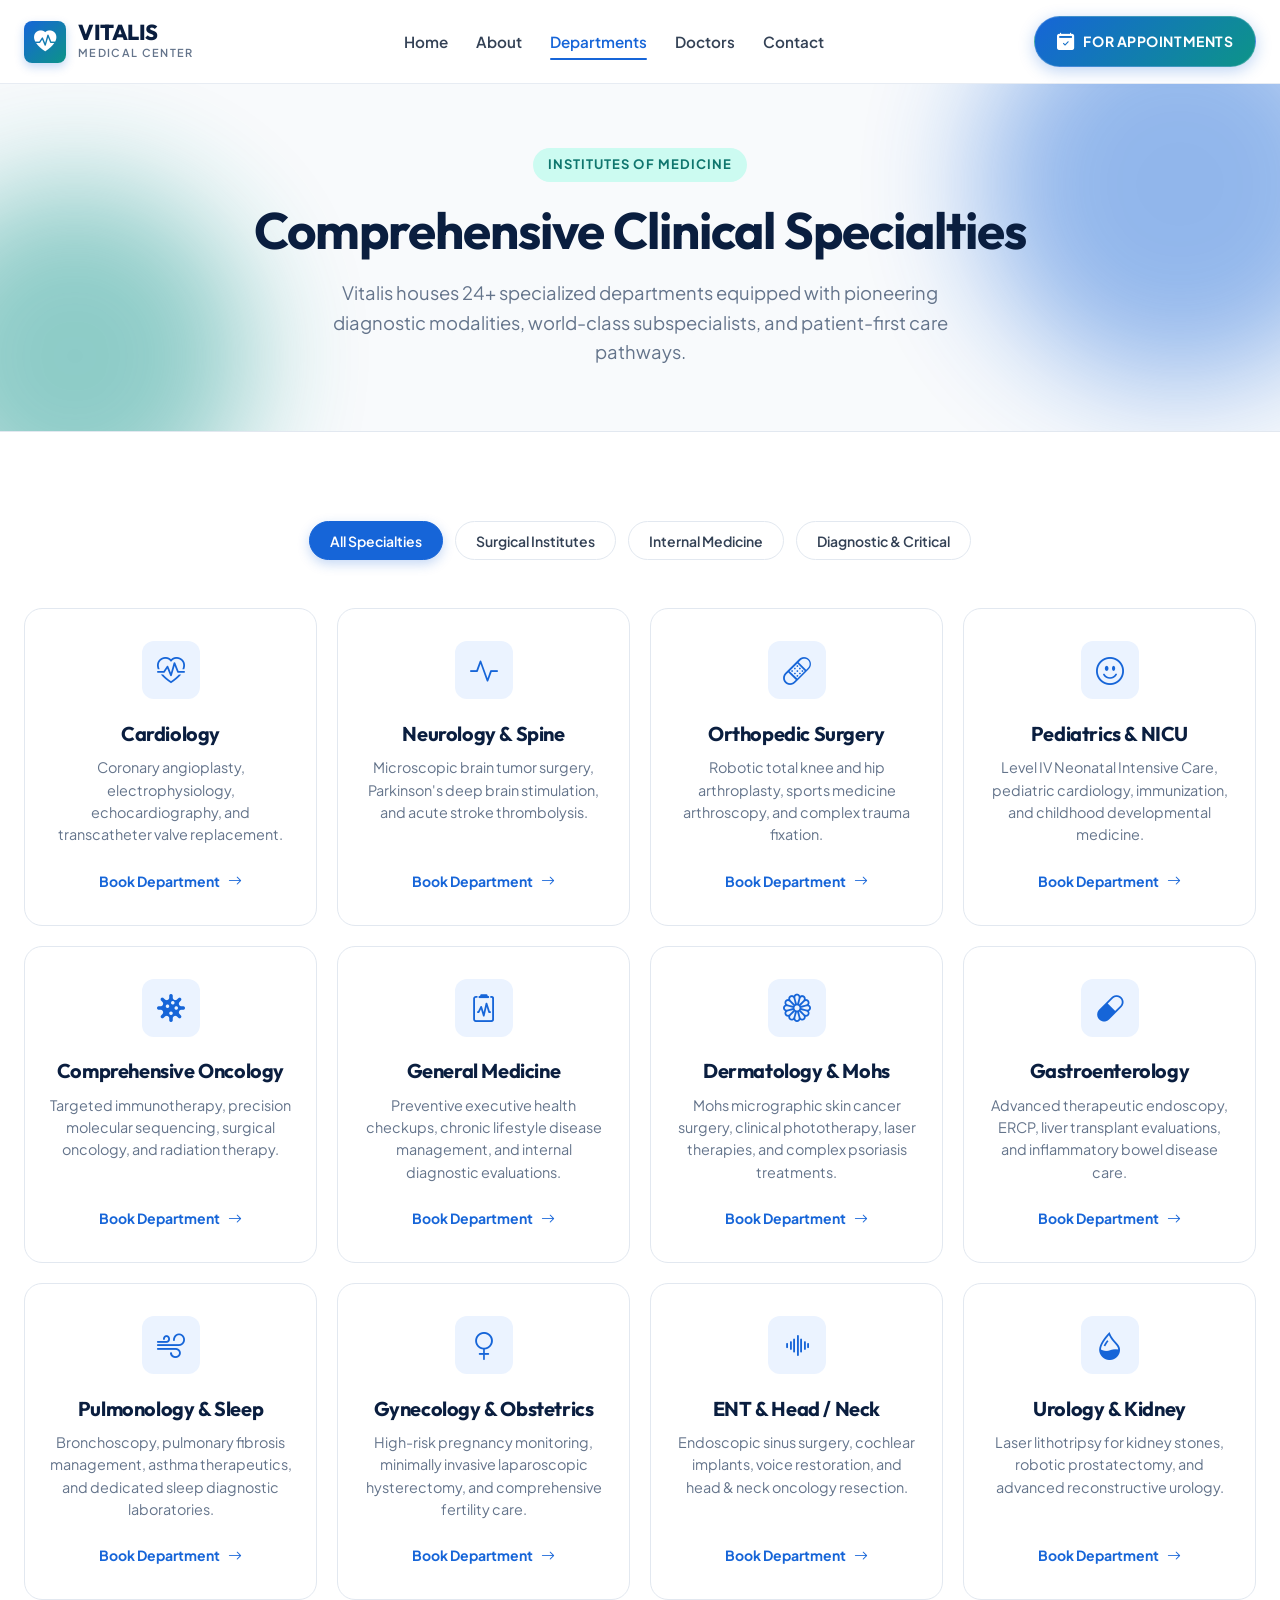
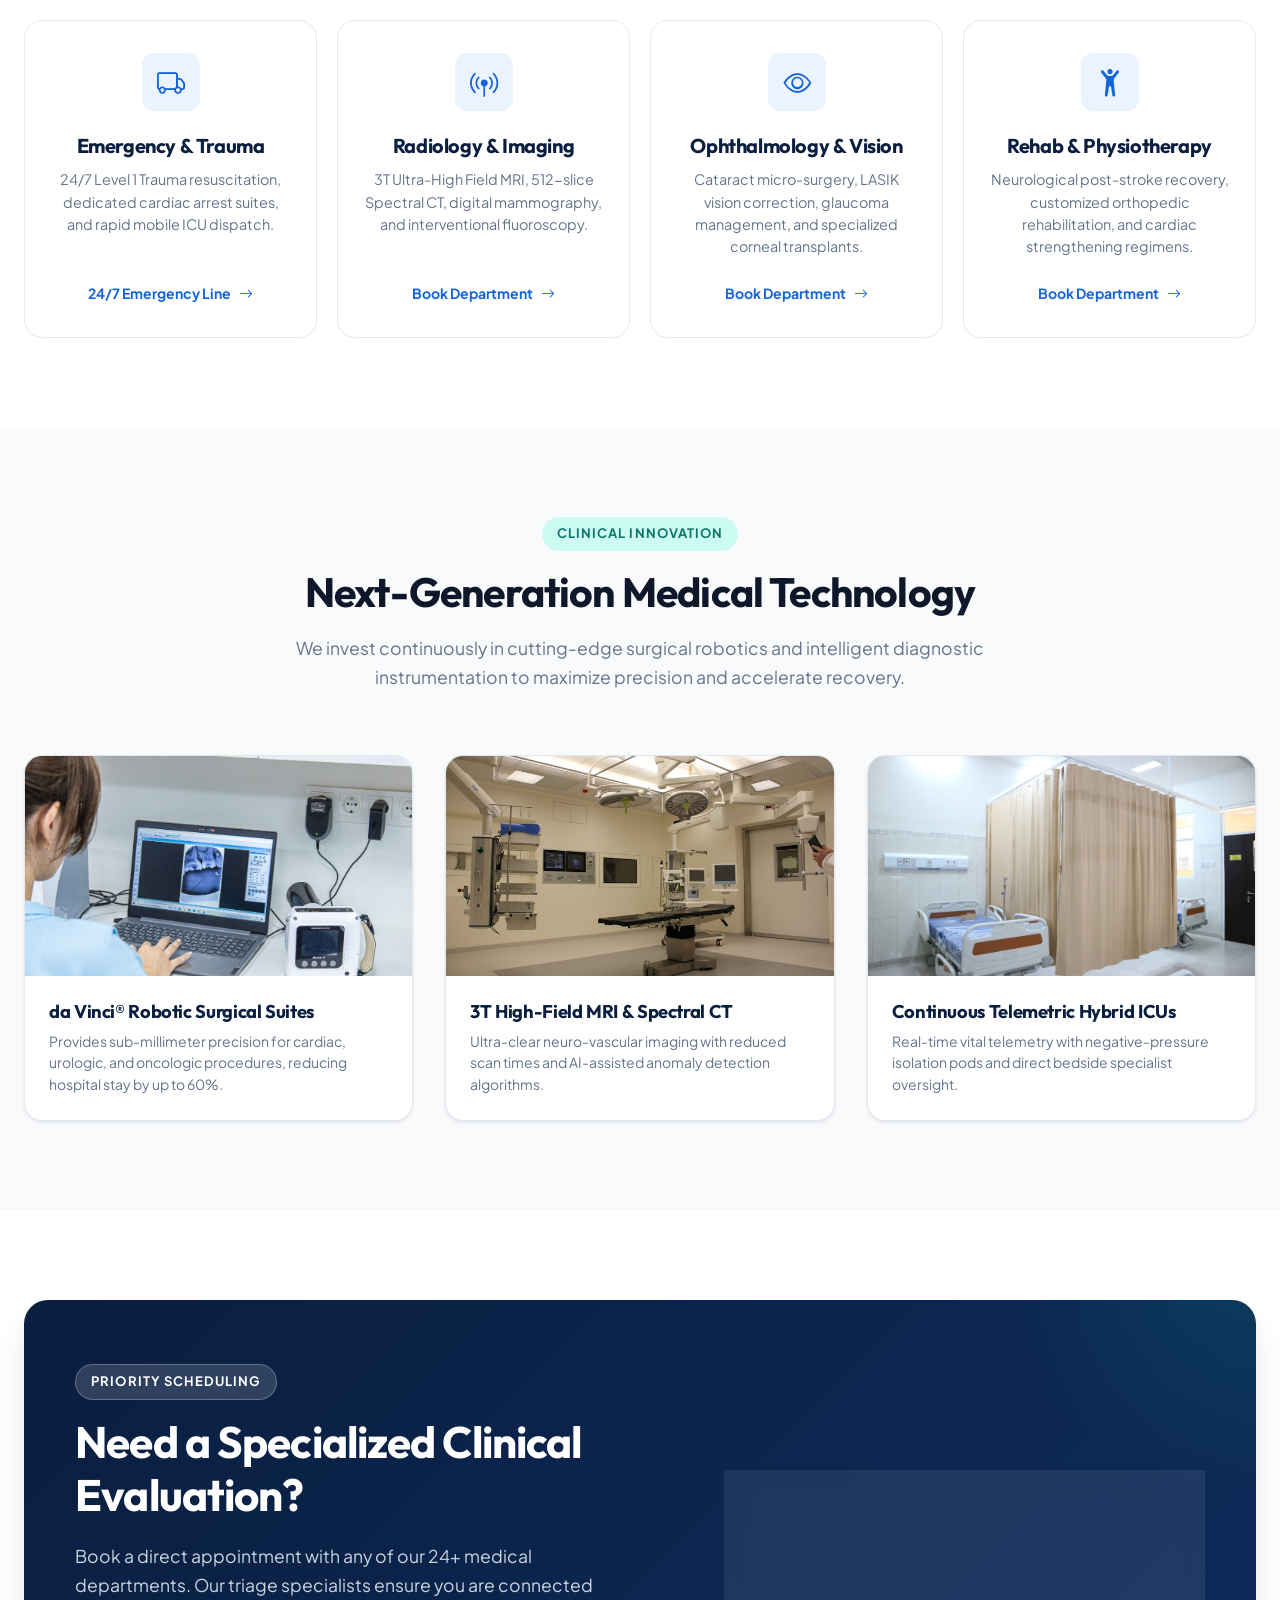
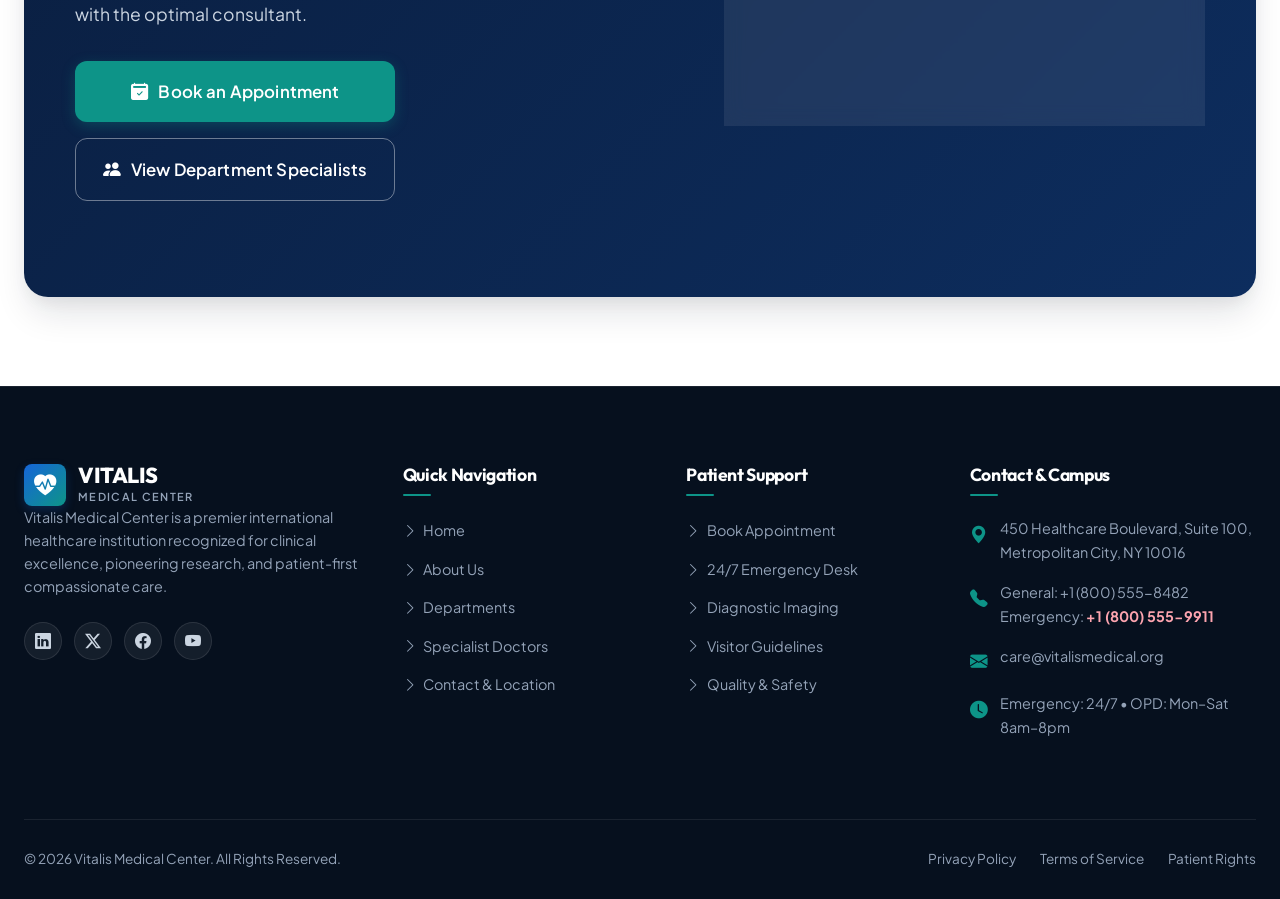
<file: departments.html>
<!DOCTYPE html>
<html lang="en">
<head>
  <meta charset="UTF-8">
  <meta name="viewport" content="width=device-width, initial-scale=1.0">
  <title>Medical Departments | Vitalis Medical Center</title>
  <meta name="description" content="Explore the 24+ specialized medical departments and clinical institutes at Vitalis Medical Center, from cardiology and neurology to robotic surgery.">
  <meta name="theme-color" content="#0A1E3F">
  
  <!-- Bootstrap Icons -->
  <link rel="stylesheet" href="https://cdn.jsdelivr.net/npm/bootstrap-icons@1.11.3/font/bootstrap-icons.min.css">
  
  <!-- Favicon -->
  <link rel="icon" type="image/svg+xml" href="assets/images/logo-icon.svg">

  <!-- Custom Stylesheet -->
  <link rel="stylesheet" href="assets/css/style.css">
</head>
<body>

  <!-- STRICT NAVBAR -->
  <header class="site-header" id="siteHeader">
    <div class="container navbar-container">
      <a href="index.html" class="brand-logo" aria-label="Vitalis Medical Center Home">
        <div class="brand-icon">
          <i class="bi bi-heart-pulse-fill"></i>
        </div>
        <div class="brand-text">
          <span class="brand-name">VITALIS</span>
          <span class="brand-tagline">Medical Center</span>
        </div>
      </a>

      <nav class="nav-menu" aria-label="Main Navigation">
        <a href="index.html" class="nav-link">Home</a>
        <a href="about.html" class="nav-link">About</a>
        <a href="departments.html" class="nav-link active">Departments</a>
        <a href="doctors.html" class="nav-link">Doctors</a>
        <a href="contact.html" class="nav-link">Contact</a>
      </nav>

      <div class="nav-cta-wrapper">
        <a href="appointment.html" class="btn btn-nav-appointment" id="navAppointmentBtn">
          <i class="bi bi-calendar2-check-fill"></i> FOR APPOINTMENTS
        </a>
      </div>

      <button class="mobile-nav-toggle" id="mobileNavToggle" aria-label="Toggle navigation menu" aria-expanded="false">
        <span></span>
        <span></span>
        <span></span>
      </button>
    </div>
  </header>

  <!-- Mobile Drawer -->
  <div class="drawer-backdrop" id="drawerBackdrop"></div>
  <aside class="mobile-drawer" id="mobileDrawer" aria-label="Mobile Navigation">
    <!-- Close Drawer Button -->
    <button class="drawer-close" id="drawerCloseBtn" aria-label="Close navigation menu">
      <i class="bi bi-x-lg"></i>
    </button>
    <div class="mobile-menu-list">
      <a href="index.html" class="mobile-menu-link">
        <span>Home</span> <i class="bi bi-chevron-right"></i>
      </a>
      <a href="about.html" class="mobile-menu-link">
        <span>About</span> <i class="bi bi-chevron-right"></i>
      </a>
      <a href="departments.html" class="mobile-menu-link active">
        <span>Departments</span> <i class="bi bi-chevron-right"></i>
      </a>
      <a href="doctors.html" class="mobile-menu-link">
        <span>Doctors</span> <i class="bi bi-chevron-right"></i>
      </a>
      <a href="contact.html" class="mobile-menu-link">
        <span>Contact</span> <i class="bi bi-chevron-right"></i>
      </a>
    </div>
    <div class="mobile-drawer-cta mt-auto">
      <a href="appointment.html" class="btn btn-nav-appointment w-100 text-center" style="display: block; text-align: center;">
        <i class="bi bi-calendar2-check-fill"></i> FOR APPOINTMENTS
      </a>
    </div>
  </aside>

  <main id="main-content">
    <!-- ==========================================================================
         DEPARTMENTS — SECTION 1: DEPARTMENTS HERO
         ========================================================================== -->
    <section class="inner-hero" id="departments-hero">
      <div class="container">
        <div class="reveal-fade-up text-center" style="max-width: 800px; margin: 0 auto;">
          <nav class="breadcrumb-nav justify-content-center" aria-label="Breadcrumb" style="justify-content: center;">
            <a href="index.html">Home</a>
            <i class="bi bi-chevron-right"></i>
            <span class="active">Departments</span>
          </nav>
          <span class="badge-tag badge-teal">Institutes of Medicine</span>
          <h1 class="inner-hero-title">Comprehensive Clinical Specialties</h1>
          <p class="inner-hero-lead" style="margin: 0 auto;">
            Vitalis houses 24+ specialized departments equipped with pioneering diagnostic modalities, world-class subspecialists, and patient-first care pathways.
          </p>
        </div>
      </div>
    </section>

    <!-- ==========================================================================
         DEPARTMENTS — SECTION 2: DEPARTMENT GRID (14 COMPREHENSIVE SPECIALTIES)
         ========================================================================== -->
    <section class="section-py" id="dept-grid-section">
      <div class="container">
        <!-- Category Filter Tabs -->
        <div class="filter-button-group reveal-fade-up">
          <button class="filter-btn active" data-filter="all" data-target-grid="departmentsGrid">All Specialties</button>
          <button class="filter-btn" data-filter="surgical" data-target-grid="departmentsGrid">Surgical Institutes</button>
          <button class="filter-btn" data-filter="internal" data-target-grid="departmentsGrid">Internal Medicine</button>
          <button class="filter-btn" data-filter="diagnostic" data-target-grid="departmentsGrid">Diagnostic &amp; Critical</button>
        </div>

        <div class="dept-grid" id="departmentsGrid">
          <!-- 1. Cardiology -->
          <div class="dept-card filterable-item reveal-fade-up" data-category="internal" id="cardiology">
            <div class="dept-icon-wrapper"><i class="bi bi-heart-pulse"></i></div>
            <h3 class="dept-title">Cardiology</h3>
            <p class="dept-desc">Coronary angioplasty, electrophysiology, echocardiography, and transcatheter valve replacement.</p>
            <a href="appointment.html?dept=Cardiology" class="dept-link">Book Department <i class="bi bi-arrow-right"></i></a>
          </div>

          <!-- 2. Neurology -->
          <div class="dept-card filterable-item reveal-fade-up delay-100" data-category="surgical" id="neurology">
            <div class="dept-icon-wrapper"><i class="bi bi-activity"></i></div>
            <h3 class="dept-title">Neurology &amp; Spine</h3>
            <p class="dept-desc">Microscopic brain tumor surgery, Parkinson's deep brain stimulation, and acute stroke thrombolysis.</p>
            <a href="appointment.html?dept=Neurology" class="dept-link">Book Department <i class="bi bi-arrow-right"></i></a>
          </div>

          <!-- 3. Orthopedics -->
          <div class="dept-card filterable-item reveal-fade-up delay-200" data-category="surgical" id="orthopedics">
            <div class="dept-icon-wrapper"><i class="bi bi-bandaid"></i></div>
            <h3 class="dept-title">Orthopedic Surgery</h3>
            <p class="dept-desc">Robotic total knee and hip arthroplasty, sports medicine arthroscopy, and complex trauma fixation.</p>
            <a href="appointment.html?dept=Orthopedics" class="dept-link">Book Department <i class="bi bi-arrow-right"></i></a>
          </div>

          <!-- 4. Pediatrics -->
          <div class="dept-card filterable-item reveal-fade-up delay-300" data-category="internal" id="pediatrics">
            <div class="dept-icon-wrapper"><i class="bi bi-emoji-smile"></i></div>
            <h3 class="dept-title">Pediatrics &amp; NICU</h3>
            <p class="dept-desc">Level IV Neonatal Intensive Care, pediatric cardiology, immunization, and childhood developmental medicine.</p>
            <a href="appointment.html?dept=Pediatrics" class="dept-link">Book Department <i class="bi bi-arrow-right"></i></a>
          </div>

          <!-- 5. Oncology -->
          <div class="dept-card filterable-item reveal-fade-up" data-category="internal" id="oncology">
            <div class="dept-icon-wrapper"><i class="bi bi-virus2"></i></div>
            <h3 class="dept-title">Comprehensive Oncology</h3>
            <p class="dept-desc">Targeted immunotherapy, precision molecular sequencing, surgical oncology, and radiation therapy.</p>
            <a href="appointment.html?dept=Oncology" class="dept-link">Book Department <i class="bi bi-arrow-right"></i></a>
          </div>

          <!-- 6. General Medicine -->
          <div class="dept-card filterable-item reveal-fade-up delay-100" data-category="internal" id="general-medicine">
            <div class="dept-icon-wrapper"><i class="bi bi-clipboard2-pulse"></i></div>
            <h3 class="dept-title">General Medicine</h3>
            <p class="dept-desc">Preventive executive health checkups, chronic lifestyle disease management, and internal diagnostic evaluations.</p>
            <a href="appointment.html?dept=General+Medicine" class="dept-link">Book Department <i class="bi bi-arrow-right"></i></a>
          </div>

          <!-- 7. Dermatology -->
          <div class="dept-card filterable-item reveal-fade-up delay-200" data-category="internal" id="dermatology">
            <div class="dept-icon-wrapper"><i class="bi bi-flower1"></i></div>
            <h3 class="dept-title">Dermatology &amp; Mohs</h3>
            <p class="dept-desc">Mohs micrographic skin cancer surgery, clinical phototherapy, laser therapies, and complex psoriasis treatments.</p>
            <a href="appointment.html?dept=Dermatology" class="dept-link">Book Department <i class="bi bi-arrow-right"></i></a>
          </div>

          <!-- 8. Gastroenterology -->
          <div class="dept-card filterable-item reveal-fade-up delay-300" data-category="internal" id="gastroenterology">
            <div class="dept-icon-wrapper"><i class="bi bi-capsule"></i></div>
            <h3 class="dept-title">Gastroenterology</h3>
            <p class="dept-desc">Advanced therapeutic endoscopy, ERCP, liver transplant evaluations, and inflammatory bowel disease care.</p>
            <a href="appointment.html?dept=Gastroenterology" class="dept-link">Book Department <i class="bi bi-arrow-right"></i></a>
          </div>

          <!-- 9. Pulmonology -->
          <div class="dept-card filterable-item reveal-fade-up" data-category="internal" id="pulmonology">
            <div class="dept-icon-wrapper"><i class="bi bi-wind"></i></div>
            <h3 class="dept-title">Pulmonology &amp; Sleep</h3>
            <p class="dept-desc">Bronchoscopy, pulmonary fibrosis management, asthma therapeutics, and dedicated sleep diagnostic laboratories.</p>
            <a href="appointment.html?dept=Pulmonology" class="dept-link">Book Department <i class="bi bi-arrow-right"></i></a>
          </div>

          <!-- 10. Gynecology & Obstetrics -->
          <div class="dept-card filterable-item reveal-fade-up delay-100" data-category="surgical" id="gynecology">
            <div class="dept-icon-wrapper"><i class="bi bi-gender-female"></i></div>
            <h3 class="dept-title">Gynecology &amp; Obstetrics</h3>
            <p class="dept-desc">High-risk pregnancy monitoring, minimally invasive laparoscopic hysterectomy, and comprehensive fertility care.</p>
            <a href="appointment.html?dept=Gynecology" class="dept-link">Book Department <i class="bi bi-arrow-right"></i></a>
          </div>

          <!-- 11. ENT (Otolaryngology) -->
          <div class="dept-card filterable-item reveal-fade-up delay-200" data-category="surgical" id="ent">
            <div class="dept-icon-wrapper"><i class="bi bi-soundwave"></i></div>
            <h3 class="dept-title">ENT &amp; Head / Neck</h3>
            <p class="dept-desc">Endoscopic sinus surgery, cochlear implants, voice restoration, and head &amp; neck oncology resection.</p>
            <a href="appointment.html?dept=ENT" class="dept-link">Book Department <i class="bi bi-arrow-right"></i></a>
          </div>

          <!-- 12. Urology -->
          <div class="dept-card filterable-item reveal-fade-up delay-300" data-category="surgical" id="urology">
            <div class="dept-icon-wrapper"><i class="bi bi-droplet-half"></i></div>
            <h3 class="dept-title">Urology &amp; Kidney</h3>
            <p class="dept-desc">Laser lithotripsy for kidney stones, robotic prostatectomy, and advanced reconstructive urology.</p>
            <a href="appointment.html?dept=Urology" class="dept-link">Book Department <i class="bi bi-arrow-right"></i></a>
          </div>

          <!-- 13. Emergency Medicine -->
          <div class="dept-card filterable-item reveal-fade-up" data-category="diagnostic" id="emergency">
            <div class="dept-icon-wrapper"><i class="bi bi-truck"></i></div>
            <h3 class="dept-title">Emergency &amp; Trauma</h3>
            <p class="dept-desc">24/7 Level 1 Trauma resuscitation, dedicated cardiac arrest suites, and rapid mobile ICU dispatch.</p>
            <a href="contact.html#emergency" class="dept-link">24/7 Emergency Line <i class="bi bi-arrow-right"></i></a>
          </div>

          <!-- 14. Radiology & Diagnostics -->
          <div class="dept-card filterable-item reveal-fade-up delay-100" data-category="diagnostic" id="radiology">
            <div class="dept-icon-wrapper"><i class="bi bi-broadcast-pin"></i></div>
            <h3 class="dept-title">Radiology &amp; Imaging</h3>
            <p class="dept-desc">3T Ultra-High Field MRI, 512-slice Spectral CT, digital mammography, and interventional fluoroscopy.</p>
            <a href="appointment.html?dept=Radiology" class="dept-link">Book Department <i class="bi bi-arrow-right"></i></a>
          </div>

          <!-- 15. Ophthalmology -->
          <div class="dept-card filterable-item reveal-fade-up delay-200" data-category="surgical" id="ophthalmology">
            <div class="dept-icon-wrapper"><i class="bi bi-eye"></i></div>
            <h3 class="dept-title">Ophthalmology &amp; Vision</h3>
            <p class="dept-desc">Cataract micro-surgery, LASIK vision correction, glaucoma management, and specialized corneal transplants.</p>
            <a href="appointment.html?dept=Ophthalmology" class="dept-link">Book Department <i class="bi bi-arrow-right"></i></a>
          </div>

          <!-- 16. Rehabilitation -->
          <div class="dept-card filterable-item reveal-fade-up delay-300" data-category="internal" id="rehabilitation">
            <div class="dept-icon-wrapper"><i class="bi bi-person-arms-up"></i></div>
            <h3 class="dept-title">Rehab &amp; Physiotherapy</h3>
            <p class="dept-desc">Neurological post-stroke recovery, customized orthopedic rehabilitation, and cardiac strengthening regimens.</p>
            <a href="appointment.html?dept=Rehabilitation" class="dept-link">Book Department <i class="bi bi-arrow-right"></i></a>
          </div>
        </div>
      </div>
    </section>

    <!-- ==========================================================================
         DEPARTMENTS — SECTION 3: SPECIALIZED CARE & ADVANCED TECHNOLOGY
         ========================================================================== -->
    <section class="section-py bg-surface" id="specialized-care">
      <div class="container">
        <div class="section-header reveal-fade-up">
          <span class="badge-tag badge-teal">Clinical Innovation</span>
          <h2 class="section-title">Next-Generation Medical Technology</h2>
          <p class="section-subtitle">
            We invest continuously in cutting-edge surgical robotics and intelligent diagnostic instrumentation to maximize precision and accelerate recovery.
          </p>
        </div>

        <div class="tech-showcase-grid">
          <!-- Tech 1 -->
          <div class="tech-card reveal-fade-up">
            <div class="tech-img-box">
              <img src="assets/images/department-robotic.jpg" alt="Robotic Surgery Suite at Vitalis" loading="lazy">
            </div>
            <div class="tech-content">
              <h3 class="tech-title">da Vinci® Robotic Surgical Suites</h3>
              <p class="tech-desc">Provides sub-millimeter precision for cardiac, urologic, and oncologic procedures, reducing hospital stay by up to 60%.</p>
            </div>
          </div>

          <!-- Tech 2 -->
          <div class="tech-card reveal-fade-up delay-100">
            <div class="tech-img-box">
              <img src="assets/images/department-mri.jpg" alt="3T MRI Diagnostic Center" loading="lazy">
            </div>
            <div class="tech-content">
              <h3 class="tech-title">3T High-Field MRI &amp; Spectral CT</h3>
              <p class="tech-desc">Ultra-clear neuro-vascular imaging with reduced scan times and AI-assisted anomaly detection algorithms.</p>
            </div>
          </div>

          <!-- Tech 3 -->
          <div class="tech-card reveal-fade-up delay-200">
            <div class="tech-img-box">
              <img src="assets/images/department-icu.jpg" alt="Hybrid ICU &amp; Recovery Suites" loading="lazy">
            </div>
            <div class="tech-content">
              <h3 class="tech-title">Continuous Telemetric Hybrid ICUs</h3>
              <p class="tech-desc">Real-time vital telemetry with negative-pressure isolation pods and direct bedside specialist oversight.</p>
            </div>
          </div>
        </div>
      </div>
    </section>

    <!-- ==========================================================================
         DEPARTMENTS — SECTION 4: APPOINTMENT CTA
         ========================================================================== -->
    <section class="section-py" id="dept-cta">
      <div class="container">
        <div class="conversion-banner reveal-fade-up">
          <div class="conversion-grid">
            <div>
              <span class="badge-tag badge-white mb-3">Priority Scheduling</span>
              <h2 class="conversion-title">Need a Specialized Clinical Evaluation?</h2>
              <p class="conversion-text">
                Book a direct appointment with any of our 24+ medical departments. Our triage specialists ensure you are connected with the optimal consultant.
              </p>
              <div class="conversion-actions">
                <a href="appointment.html" class="btn btn-teal btn-lg">
                  <i class="bi bi-calendar2-check-fill"></i> Book an Appointment
                </a>
                <a href="doctors.html" class="btn btn-outline-white btn-lg">
                  <i class="bi bi-people-fill"></i> View Department Specialists
                </a>
              </div>
            </div>

            <div>
              <div class="conversion-visual-card text-center">
                <div class="emergency-icon-circle mx-auto mb-3" style="margin: 0 auto 1rem;">
                  <i class="bi bi-heart-pulse-fill"></i>
                </div>
                <h4 style="color: #FFFFFF; margin-bottom: 0.5rem;">Direct Outpatient Booking</h4>
                <p style="color: #CBD5E1; font-size: 0.9rem; margin-bottom: 1.25rem;">
                  No referral required for most specialty consultations.
                </p>
                <a href="appointment.html" class="btn btn-primary w-100" style="display: flex; justify-content: center;">
                  Select Your Department Now
                </a>
              </div>
            </div>
          </div>
        </div>
      </div>
    </section>
  </main>

  <!-- STRICT REUSABLE FOOTER -->
  <footer class="site-footer">
    <div class="container">
      <div class="footer-grid">
        <div>
          <a href="index.html" class="brand-logo mb-3" style="display: inline-flex;">
            <div class="brand-icon">
              <i class="bi bi-heart-pulse-fill"></i>
            </div>
            <div class="brand-text">
              <span class="brand-name" style="color: #FFFFFF;">VITALIS</span>
              <span class="brand-tagline" style="color: #94A3B8;">Medical Center</span>
            </div>
          </a>
          <p class="footer-brand-desc">
            Vitalis Medical Center is a premier international healthcare institution recognized for clinical excellence, pioneering research, and patient-first compassionate care.
          </p>
          <div class="footer-social-links">
            <a href="https://linkedin.com" target="_blank" rel="noopener noreferrer" class="footer-social-btn" aria-label="LinkedIn"><i class="bi bi-linkedin"></i></a>
            <a href="https://twitter.com" target="_blank" rel="noopener noreferrer" class="footer-social-btn" aria-label="Twitter"><i class="bi bi-twitter-x"></i></a>
            <a href="https://facebook.com" target="_blank" rel="noopener noreferrer" class="footer-social-btn" aria-label="Facebook"><i class="bi bi-facebook"></i></a>
            <a href="https://youtube.com" target="_blank" rel="noopener noreferrer" class="footer-social-btn" aria-label="YouTube"><i class="bi bi-youtube"></i></a>
          </div>
        </div>

        <div>
          <h4 class="footer-col-title">Quick Navigation</h4>
          <ul class="footer-nav-list">
            <li><a href="index.html"><i class="bi bi-chevron-right"></i> Home</a></li>
            <li><a href="about.html"><i class="bi bi-chevron-right"></i> About Us</a></li>
            <li><a href="departments.html"><i class="bi bi-chevron-right"></i> Departments</a></li>
            <li><a href="doctors.html"><i class="bi bi-chevron-right"></i> Specialist Doctors</a></li>
            <li><a href="contact.html"><i class="bi bi-chevron-right"></i> Contact &amp; Location</a></li>
          </ul>
        </div>

        <div>
          <h4 class="footer-col-title">Patient Support</h4>
          <ul class="footer-nav-list">
            <li><a href="appointment.html"><i class="bi bi-chevron-right"></i> Book Appointment</a></li>
            <li><a href="contact.html#emergency"><i class="bi bi-chevron-right"></i> 24/7 Emergency Desk</a></li>
            <li><a href="departments.html"><i class="bi bi-chevron-right"></i> Diagnostic Imaging</a></li>
            <li><a href="contact.html#visiting-hours"><i class="bi bi-chevron-right"></i> Visitor Guidelines</a></li>
            <li><a href="about.html#values"><i class="bi bi-chevron-right"></i> Quality &amp; Safety</a></li>
          </ul>
        </div>

        <div>
          <h4 class="footer-col-title">Contact &amp; Campus</h4>
          <div class="footer-contact-item">
            <i class="bi bi-geo-alt-fill"></i>
            <span>450 Healthcare Boulevard, Suite 100, Metropolitan City, NY 10016</span>
          </div>
          <div class="footer-contact-item">
            <i class="bi bi-telephone-fill"></i>
            <div>
              <span>General: </span><a href="tel:+18005558482">+1 (800) 555-8482</a><br>
              <span>Emergency: </span><a href="tel:+18005559911" style="color: #FDA4AF; font-weight: 700;">+1 (800) 555-9911</a>
            </div>
          </div>
          <div class="footer-contact-item">
            <i class="bi bi-envelope-fill"></i>
            <a href="mailto:care@vitalismedical.org">care@vitalismedical.org</a>
          </div>
          <div class="footer-contact-item">
            <i class="bi bi-clock-fill"></i>
            <span>Emergency: 24/7 • OPD: Mon–Sat 8am–8pm</span>
          </div>
        </div>
      </div>

      <div class="footer-bottom">
        <div class="footer-bottom-flex">
          <div>
            &copy; 2026 Vitalis Medical Center. All Rights Reserved.
          </div>
          <div class="footer-legal-links">
            <a href="404.html">Privacy Policy</a>
            <a href="404.html">Terms of Service</a>
            <a href="404.html">Patient Rights</a>
          </div>
        </div>
      </div>
    </div>
  </footer>

  <button class="back-to-top" id="backToTopBtn" aria-label="Scroll back to top">
    <i class="bi bi-arrow-up"></i>
  </button>

  <script src="assets/js/main.js"></script>
</body>
</html>
</file>
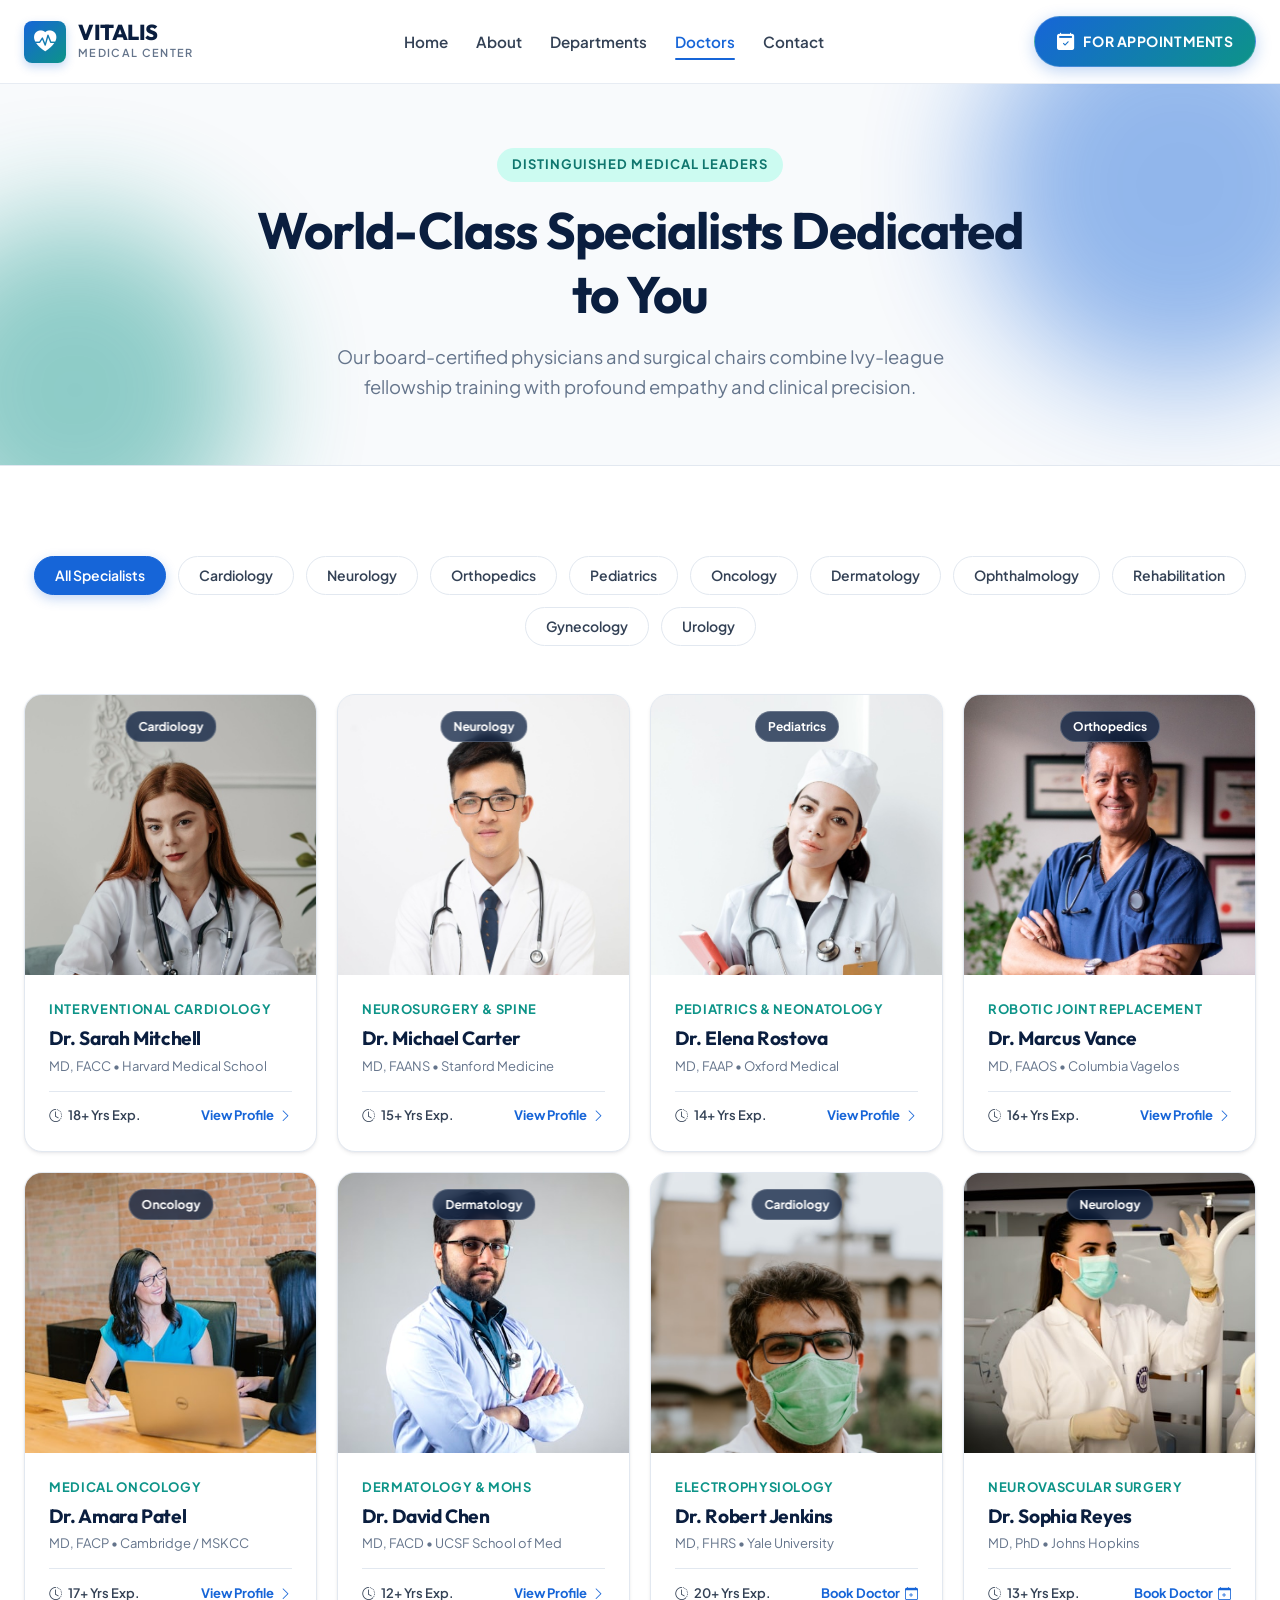
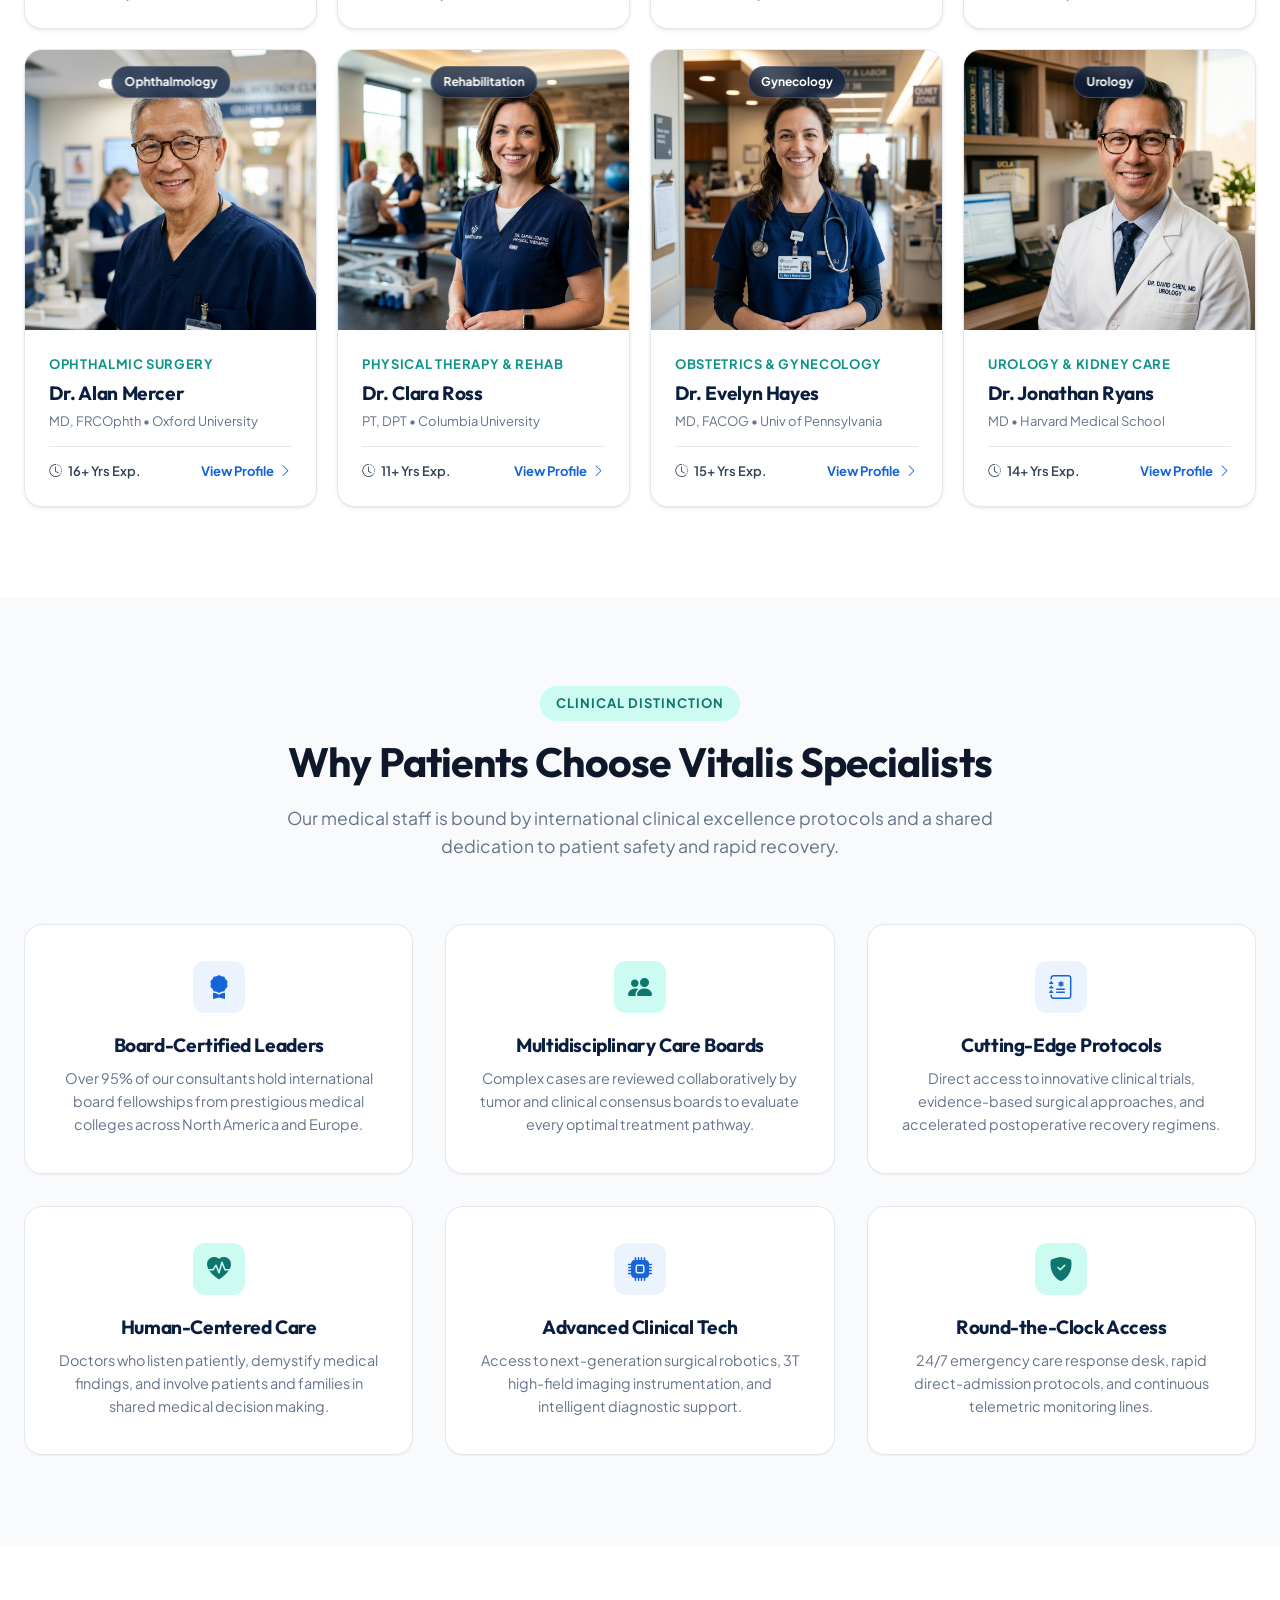
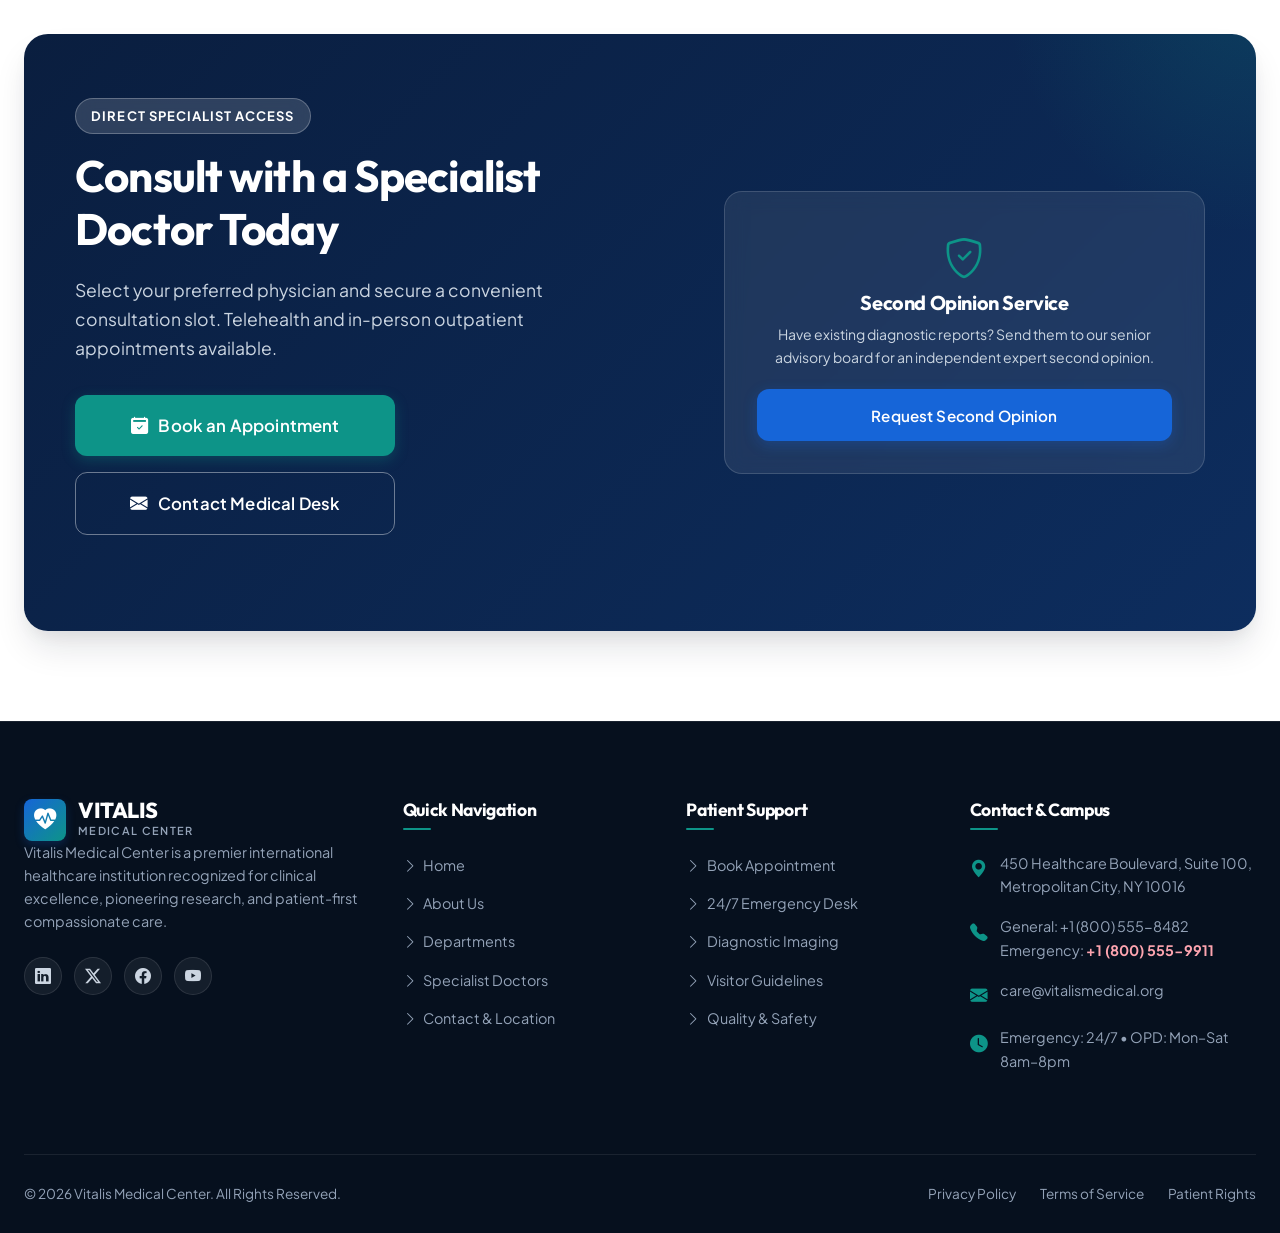
<file: doctors.html>
<!DOCTYPE html>
<html lang="en">
<head>
  <meta charset="UTF-8">
  <meta name="viewport" content="width=device-width, initial-scale=1.0">
  <title>Our Doctors &amp; Specialists | Vitalis Medical Center</title>
  <meta name="description" content="Meet our multidisciplinary team of board-certified medical specialists, surgeons, and physicians at Vitalis Medical Center.">
  <meta name="theme-color" content="#0A1E3F">
  
  <!-- Bootstrap Icons -->
  <link rel="stylesheet" href="https://cdn.jsdelivr.net/npm/bootstrap-icons@1.11.3/font/bootstrap-icons.min.css">
  
  <!-- Favicon -->
  <link rel="icon" type="image/svg+xml" href="assets/images/logo-icon.svg">

  <!-- Custom Stylesheet -->
  <link rel="stylesheet" href="assets/css/style.css">
</head>
<body>

  <!-- STRICT NAVBAR -->
  <header class="site-header" id="siteHeader">
    <div class="container navbar-container">
      <a href="index.html" class="brand-logo" aria-label="Vitalis Medical Center Home">
        <div class="brand-icon">
          <i class="bi bi-heart-pulse-fill"></i>
        </div>
        <div class="brand-text">
          <span class="brand-name">VITALIS</span>
          <span class="brand-tagline">Medical Center</span>
        </div>
      </a>

      <nav class="nav-menu" aria-label="Main Navigation">
        <a href="index.html" class="nav-link">Home</a>
        <a href="about.html" class="nav-link">About</a>
        <a href="departments.html" class="nav-link">Departments</a>
        <a href="doctors.html" class="nav-link active">Doctors</a>
        <a href="contact.html" class="nav-link">Contact</a>
      </nav>

      <div class="nav-cta-wrapper">
        <a href="appointment.html" class="btn btn-nav-appointment" id="navAppointmentBtn">
          <i class="bi bi-calendar2-check-fill"></i> FOR APPOINTMENTS
        </a>
      </div>

      <button class="mobile-nav-toggle" id="mobileNavToggle" aria-label="Toggle navigation menu" aria-expanded="false">
        <span></span>
        <span></span>
        <span></span>
      </button>
    </div>
  </header>

  <!-- Mobile Drawer -->
  <div class="drawer-backdrop" id="drawerBackdrop"></div>
  <aside class="mobile-drawer" id="mobileDrawer" aria-label="Mobile Navigation">
    <!-- Close Drawer Button -->
    <button class="drawer-close" id="drawerCloseBtn" aria-label="Close navigation menu">
      <i class="bi bi-x-lg"></i>
    </button>
    <div class="mobile-menu-list">
      <a href="index.html" class="mobile-menu-link">
        <span>Home</span> <i class="bi bi-chevron-right"></i>
      </a>
      <a href="about.html" class="mobile-menu-link">
        <span>About</span> <i class="bi bi-chevron-right"></i>
      </a>
      <a href="departments.html" class="mobile-menu-link">
        <span>Departments</span> <i class="bi bi-chevron-right"></i>
      </a>
      <a href="doctors.html" class="mobile-menu-link active">
        <span>Doctors</span> <i class="bi bi-chevron-right"></i>
      </a>
      <a href="contact.html" class="mobile-menu-link">
        <span>Contact</span> <i class="bi bi-chevron-right"></i>
      </a>
    </div>
    <div class="mobile-drawer-cta mt-auto">
      <a href="appointment.html" class="btn btn-nav-appointment w-100 text-center" style="display: block; text-align: center;">
        <i class="bi bi-calendar2-check-fill"></i> FOR APPOINTMENTS
      </a>
    </div>
  </aside>

  <main id="main-content">
    <!-- ==========================================================================
         DOCTORS — SECTION 1: DOCTORS HERO
         ========================================================================== -->
    <section class="inner-hero" id="doctors-hero">
      <div class="container">
        <div class="reveal-fade-up text-center" style="max-width: 780px; margin: 0 auto;">
          <nav class="breadcrumb-nav" aria-label="Breadcrumb" style="justify-content: center;">
            <a href="index.html">Home</a>
            <i class="bi bi-chevron-right"></i>
            <span class="active">Medical Faculty</span>
          </nav>
          <span class="badge-tag badge-teal">Distinguished Medical Leaders</span>
          <h1 class="inner-hero-title">World-Class Specialists Dedicated to You</h1>
          <p class="inner-hero-lead" style="margin: 0 auto;">
            Our board-certified physicians and surgical chairs combine Ivy-league fellowship training with profound empathy and clinical precision.
          </p>
        </div>
      </div>
    </section>

    <!-- ==========================================================================
         DOCTORS — SECTION 2: DOCTORS DIRECTORY (10-12 SPECIALIST PROFILES)
         ========================================================================== -->
    <section class="section-py" id="doctors-directory">
      <div class="container">
        <!-- Specialty Filter Tabs -->
        <div class="filter-button-group reveal-fade-up">
          <button class="filter-btn active" data-filter="all" data-target-grid="doctorsGrid">All Specialists</button>
          <button class="filter-btn" data-filter="cardiology" data-target-grid="doctorsGrid">Cardiology</button>
          <button class="filter-btn" data-filter="neurology" data-target-grid="doctorsGrid">Neurology</button>
          <button class="filter-btn" data-filter="orthopedics" data-target-grid="doctorsGrid">Orthopedics</button>
          <button class="filter-btn" data-filter="pediatrics" data-target-grid="doctorsGrid">Pediatrics</button>
          <button class="filter-btn" data-filter="oncology" data-target-grid="doctorsGrid">Oncology</button>
          <button class="filter-btn" data-filter="dermatology" data-target-grid="doctorsGrid">Dermatology</button>
          <button class="filter-btn" data-filter="ophthalmology" data-target-grid="doctorsGrid">Ophthalmology</button>
          <button class="filter-btn" data-filter="rehabilitation" data-target-grid="doctorsGrid">Rehabilitation</button>
          <button class="filter-btn" data-filter="gynecology" data-target-grid="doctorsGrid">Gynecology</button>
          <button class="filter-btn" data-filter="urology" data-target-grid="doctorsGrid">Urology</button>
        </div>

        <div class="doctors-grid" id="doctorsGrid">
          <!-- Doctor 1: Sarah Mitchell -->
          <div class="doctor-card filterable-item reveal-fade-up" data-category="cardiology">
            <div class="doctor-img-box">
              <img src="assets/images/doctor-mitchell.jpg" alt="Dr. Sarah Mitchell" class="doctor-img" loading="lazy">
              <span class="doctor-badge">Cardiology</span>
            </div>
            <div class="doctor-info">
              <span class="doctor-specialty">Interventional Cardiology</span>
              <h3 class="doctor-name">Dr. Sarah Mitchell</h3>
              <p class="doctor-credentials">MD, FACC • Harvard Medical School</p>
              <div class="doctor-meta">
                <span class="doctor-experience"><i class="bi bi-clock-history"></i> 18+ Yrs Exp.</span>
                <a href="#bio" class="doctor-btn-profile" data-doctor-modal="sarah-mitchell">View Profile <i class="bi bi-chevron-right"></i></a>
              </div>
            </div>
          </div>

          <!-- Doctor 2: Michael Carter -->
          <div class="doctor-card filterable-item reveal-fade-up delay-100" data-category="neurology">
            <div class="doctor-img-box">
              <img src="assets/images/doctor-carter.jpg" alt="Dr. Michael Carter" class="doctor-img" loading="lazy">
              <span class="doctor-badge">Neurology</span>
            </div>
            <div class="doctor-info">
              <span class="doctor-specialty">Neurosurgery &amp; Spine</span>
              <h3 class="doctor-name">Dr. Michael Carter</h3>
              <p class="doctor-credentials">MD, FAANS • Stanford Medicine</p>
              <div class="doctor-meta">
                <span class="doctor-experience"><i class="bi bi-clock-history"></i> 15+ Yrs Exp.</span>
                <a href="#bio" class="doctor-btn-profile" data-doctor-modal="michael-carter">View Profile <i class="bi bi-chevron-right"></i></a>
              </div>
            </div>
          </div>

          <!-- Doctor 3: Elena Rostova -->
          <div class="doctor-card filterable-item reveal-fade-up delay-200" data-category="pediatrics">
            <div class="doctor-img-box">
              <img src="assets/images/doctor-rostova.jpg" alt="Dr. Elena Rostova" class="doctor-img" loading="lazy">
              <span class="doctor-badge">Pediatrics</span>
            </div>
            <div class="doctor-info">
              <span class="doctor-specialty">Pediatrics &amp; Neonatology</span>
              <h3 class="doctor-name">Dr. Elena Rostova</h3>
              <p class="doctor-credentials">MD, FAAP • Oxford Medical</p>
              <div class="doctor-meta">
                <span class="doctor-experience"><i class="bi bi-clock-history"></i> 14+ Yrs Exp.</span>
                <a href="#bio" class="doctor-btn-profile" data-doctor-modal="elena-rostova">View Profile <i class="bi bi-chevron-right"></i></a>
              </div>
            </div>
          </div>

          <!-- Doctor 4: Marcus Vance -->
          <div class="doctor-card filterable-item reveal-fade-up delay-300" data-category="orthopedics">
            <div class="doctor-img-box">
              <img src="assets/images/doctor-vance.jpg" alt="Dr. Marcus Vance" class="doctor-img" loading="lazy">
              <span class="doctor-badge">Orthopedics</span>
            </div>
            <div class="doctor-info">
              <span class="doctor-specialty">Robotic Joint Replacement</span>
              <h3 class="doctor-name">Dr. Marcus Vance</h3>
              <p class="doctor-credentials">MD, FAAOS • Columbia Vagelos</p>
              <div class="doctor-meta">
                <span class="doctor-experience"><i class="bi bi-clock-history"></i> 16+ Yrs Exp.</span>
                <a href="#bio" class="doctor-btn-profile" data-doctor-modal="marcus-vance">View Profile <i class="bi bi-chevron-right"></i></a>
              </div>
            </div>
          </div>

          <!-- Doctor 5: Amara Patel -->
          <div class="doctor-card filterable-item reveal-fade-up" data-category="oncology">
            <div class="doctor-img-box">
              <img src="assets/images/doctor-patel.jpg" alt="Dr. Amara Patel" class="doctor-img" loading="lazy">
              <span class="doctor-badge">Oncology</span>
            </div>
            <div class="doctor-info">
              <span class="doctor-specialty">Medical Oncology</span>
              <h3 class="doctor-name">Dr. Amara Patel</h3>
              <p class="doctor-credentials">MD, FACP • Cambridge / MSKCC</p>
              <div class="doctor-meta">
                <span class="doctor-experience"><i class="bi bi-clock-history"></i> 17+ Yrs Exp.</span>
                <a href="#bio" class="doctor-btn-profile" data-doctor-modal="amara-patel">View Profile <i class="bi bi-chevron-right"></i></a>
              </div>
            </div>
          </div>

          <!-- Doctor 6: David Chen -->
          <div class="doctor-card filterable-item reveal-fade-up delay-100" data-category="dermatology">
            <div class="doctor-img-box">
              <img src="assets/images/doctor-chen.jpg" alt="Dr. David Chen" class="doctor-img" loading="lazy">
              <span class="doctor-badge">Dermatology</span>
            </div>
            <div class="doctor-info">
              <span class="doctor-specialty">Dermatology &amp; Mohs</span>
              <h3 class="doctor-name">Dr. David Chen</h3>
              <p class="doctor-credentials">MD, FACD • UCSF School of Med</p>
              <div class="doctor-meta">
                <span class="doctor-experience"><i class="bi bi-clock-history"></i> 12+ Yrs Exp.</span>
                <a href="#bio" class="doctor-btn-profile" data-doctor-modal="david-chen">View Profile <i class="bi bi-chevron-right"></i></a>
              </div>
            </div>
          </div>

          <!-- Doctor 7: Robert Jenkins -->
          <div class="doctor-card filterable-item reveal-fade-up delay-200" data-category="cardiology">
            <div class="doctor-img-box">
              <img src="assets/images/doctor-jenkins.jpg" alt="Dr. Robert Jenkins" class="doctor-img" loading="lazy">
              <span class="doctor-badge">Cardiology</span>
            </div>
            <div class="doctor-info">
              <span class="doctor-specialty">Electrophysiology</span>
              <h3 class="doctor-name">Dr. Robert Jenkins</h3>
              <p class="doctor-credentials">MD, FHRS • Yale University</p>
              <div class="doctor-meta">
                <span class="doctor-experience"><i class="bi bi-clock-history"></i> 20+ Yrs Exp.</span>
                <a href="appointment.html?dept=Cardiology&doc=Dr.%20Robert%20Jenkins,%20MD" class="doctor-btn-profile">Book Doctor <i class="bi bi-calendar-plus"></i></a>
              </div>
            </div>
          </div>

          <!-- Doctor 8: Sophia Reyes -->
          <div class="doctor-card filterable-item reveal-fade-up delay-300" data-category="neurology">
            <div class="doctor-img-box">
              <img src="assets/images/doctor-reyes.jpg" alt="Dr. Sophia Reyes" class="doctor-img" loading="lazy">
              <span class="doctor-badge">Neurology</span>
            </div>
            <div class="doctor-info">
              <span class="doctor-specialty">Neurovascular Surgery</span>
              <h3 class="doctor-name">Dr. Sophia Reyes</h3>
              <p class="doctor-credentials">MD, PhD • Johns Hopkins</p>
              <div class="doctor-meta">
                <span class="doctor-experience"><i class="bi bi-clock-history"></i> 13+ Yrs Exp.</span>
                <a href="appointment.html?dept=Neurology&doc=Dr.%20Sophia%20Reyes,%20MD" class="doctor-btn-profile">Book Doctor <i class="bi bi-calendar-plus"></i></a>
              </div>
            </div>
          </div>

          <!-- Doctor 9: Alan Mercer -->
          <div class="doctor-card filterable-item reveal-fade-up" data-category="ophthalmology">
            <div class="doctor-img-box">
              <img src="assets/images/doctor-mercer.jpg" alt="Dr. Alan Mercer" class="doctor-img" loading="lazy">
              <span class="doctor-badge">Ophthalmology</span>
            </div>
            <div class="doctor-info">
              <span class="doctor-specialty">Ophthalmic Surgery</span>
              <h3 class="doctor-name">Dr. Alan Mercer</h3>
              <p class="doctor-credentials">MD, FRCOphth • Oxford University</p>
              <div class="doctor-meta">
                <span class="doctor-experience"><i class="bi bi-clock-history"></i> 16+ Yrs Exp.</span>
                <a href="#bio" class="doctor-btn-profile" data-doctor-modal="alan-mercer">View Profile <i class="bi bi-chevron-right"></i></a>
              </div>
            </div>
          </div>

          <!-- Doctor 10: Clara Ross -->
          <div class="doctor-card filterable-item reveal-fade-up delay-100" data-category="rehabilitation">
            <div class="doctor-img-box">
              <img src="assets/images/doctor-ross.jpg" alt="Dr. Clara Ross" class="doctor-img" loading="lazy">
              <span class="doctor-badge">Rehabilitation</span>
            </div>
            <div class="doctor-info">
              <span class="doctor-specialty">Physical Therapy &amp; Rehab</span>
              <h3 class="doctor-name">Dr. Clara Ross</h3>
              <p class="doctor-credentials">PT, DPT • Columbia University</p>
              <div class="doctor-meta">
                <span class="doctor-experience"><i class="bi bi-clock-history"></i> 11+ Yrs Exp.</span>
                <a href="#bio" class="doctor-btn-profile" data-doctor-modal="clara-ross">View Profile <i class="bi bi-chevron-right"></i></a>
              </div>
            </div>
          </div>

          <!-- Doctor 11: Evelyn Hayes -->
          <div class="doctor-card filterable-item reveal-fade-up delay-200" data-category="gynecology">
            <div class="doctor-img-box">
              <img src="assets/images/doctor-hayes.jpg" alt="Dr. Evelyn Hayes" class="doctor-img" loading="lazy">
              <span class="doctor-badge">Gynecology</span>
            </div>
            <div class="doctor-info">
              <span class="doctor-specialty">Obstetrics &amp; Gynecology</span>
              <h3 class="doctor-name">Dr. Evelyn Hayes</h3>
              <p class="doctor-credentials">MD, FACOG • Univ of Pennsylvania</p>
              <div class="doctor-meta">
                <span class="doctor-experience"><i class="bi bi-clock-history"></i> 15+ Yrs Exp.</span>
                <a href="#bio" class="doctor-btn-profile" data-doctor-modal="evelyn-hayes">View Profile <i class="bi bi-chevron-right"></i></a>
              </div>
            </div>
          </div>

          <!-- Doctor 12: Jonathan Ryans -->
          <div class="doctor-card filterable-item reveal-fade-up delay-300" data-category="urology">
            <div class="doctor-img-box">
              <img src="assets/images/doctor-ryans.jpg" alt="Dr. Jonathan Ryans" class="doctor-img" loading="lazy">
              <span class="doctor-badge">Urology</span>
            </div>
            <div class="doctor-info">
              <span class="doctor-specialty">Urology &amp; Kidney Care</span>
              <h3 class="doctor-name">Dr. Jonathan Ryans</h3>
              <p class="doctor-credentials">MD • Harvard Medical School</p>
              <div class="doctor-meta">
                <span class="doctor-experience"><i class="bi bi-clock-history"></i> 14+ Yrs Exp.</span>
                <a href="#bio" class="doctor-btn-profile" data-doctor-modal="jonathan-ryans">View Profile <i class="bi bi-chevron-right"></i></a>
              </div>
            </div>
          </div>
        </div>
      </div>
    </section>

    <!-- ==========================================================================
         DOCTORS — SECTION 3: WHY OUR SPECIALISTS
         ========================================================================== -->
    <section class="section-py bg-surface" id="why-specialists">
      <div class="container">
        <div class="section-header reveal-fade-up">
          <span class="badge-tag badge-teal">Clinical Distinction</span>
          <h2 class="section-title">Why Patients Choose Vitalis Specialists</h2>
          <p class="section-subtitle">
            Our medical staff is bound by international clinical excellence protocols and a shared dedication to patient safety and rapid recovery.
          </p>
        </div>

        <div class="values-grid">
          <!-- Pillar 1 -->
          <div class="value-card reveal-fade-up">
            <div class="value-icon"><i class="bi bi-award-fill"></i></div>
            <h3 class="value-title">Board-Certified Leaders</h3>
            <p class="value-desc">Over 95% of our consultants hold international board fellowships from prestigious medical colleges across North America and Europe.</p>
          </div>

          <!-- Pillar 2 -->
          <div class="value-card reveal-fade-up delay-100">
            <div class="value-icon"><i class="bi bi-people-fill"></i></div>
            <h3 class="value-title">Multidisciplinary Care Boards</h3>
            <p class="value-desc">Complex cases are reviewed collaboratively by tumor and clinical consensus boards to evaluate every optimal treatment pathway.</p>
          </div>

          <!-- Pillar 3 -->
          <div class="value-card reveal-fade-up delay-200">
            <div class="value-icon"><i class="bi bi-journal-medical"></i></div>
            <h3 class="value-title">Cutting-Edge Protocols</h3>
            <p class="value-desc">Direct access to innovative clinical trials, evidence-based surgical approaches, and accelerated postoperative recovery regimens.</p>
          </div>

          <!-- Pillar 4 -->
          <div class="value-card reveal-fade-up delay-300">
            <div class="value-icon"><i class="bi bi-heart-pulse-fill"></i></div>
            <h3 class="value-title">Human-Centered Care</h3>
            <p class="value-desc">Doctors who listen patiently, demystify medical findings, and involve patients and families in shared medical decision making.</p>
          </div>

          <!-- Pillar 5 -->
          <div class="value-card reveal-fade-up delay-100">
            <div class="value-icon"><i class="bi bi-cpu-fill"></i></div>
            <h3 class="value-title">Advanced Clinical Tech</h3>
            <p class="value-desc">Access to next-generation surgical robotics, 3T high-field imaging instrumentation, and intelligent diagnostic support.</p>
          </div>

          <!-- Pillar 6 -->
          <div class="value-card reveal-fade-up delay-200">
            <div class="value-icon"><i class="bi bi-shield-fill-check"></i></div>
            <h3 class="value-title">Round-the-Clock Access</h3>
            <p class="value-desc">24/7 emergency care response desk, rapid direct-admission protocols, and continuous telemetric monitoring lines.</p>
          </div>
        </div>
      </div>
    </section>

    <!-- ==========================================================================
         DOCTORS — SECTION 4: APPOINTMENT CTA
         ========================================================================== -->
    <section class="section-py" id="doctors-cta">
      <div class="container">
        <div class="conversion-banner reveal-fade-up">
          <div class="conversion-grid">
            <div>
              <span class="badge-tag badge-white mb-3">Direct Specialist Access</span>
              <h2 class="conversion-title">Consult with a Specialist Doctor Today</h2>
              <p class="conversion-text">
                Select your preferred physician and secure a convenient consultation slot. Telehealth and in-person outpatient appointments available.
              </p>
              <div class="conversion-actions">
                <a href="appointment.html" class="btn btn-teal btn-lg">
                  <i class="bi bi-calendar2-check-fill"></i> Book an Appointment
                </a>
                <a href="contact.html" class="btn btn-outline-white btn-lg">
                  <i class="bi bi-envelope-fill"></i> Contact Medical Desk
                </a>
              </div>
            </div>

            <div>
              <div class="conversion-visual-card text-center">
                <i class="bi bi-shield-check mb-2" style="font-size: 2.5rem; color: var(--color-teal-accent); display: block;"></i>
                <h4 style="color: #FFFFFF; margin-bottom: 0.5rem;">Second Opinion Service</h4>
                <p style="color: #CBD5E1; font-size: 0.875rem; margin-bottom: 1.25rem;">
                  Have existing diagnostic reports? Send them to our senior advisory board for an independent expert second opinion.
                </p>
                <a href="appointment.html" class="btn btn-primary w-100" style="display: flex; justify-content: center;">
                  Request Second Opinion
                </a>
              </div>
            </div>
          </div>
        </div>
      </div>
    </section>
  </main>

  <!-- STRICT REUSABLE FOOTER -->
  <footer class="site-footer">
    <div class="container">
      <div class="footer-grid">
        <div>
          <a href="index.html" class="brand-logo mb-3" style="display: inline-flex;">
            <div class="brand-icon">
              <i class="bi bi-heart-pulse-fill"></i>
            </div>
            <div class="brand-text">
              <span class="brand-name" style="color: #FFFFFF;">VITALIS</span>
              <span class="brand-tagline" style="color: #94A3B8;">Medical Center</span>
            </div>
          </a>
          <p class="footer-brand-desc">
            Vitalis Medical Center is a premier international healthcare institution recognized for clinical excellence, pioneering research, and patient-first compassionate care.
          </p>
          <div class="footer-social-links">
            <a href="https://linkedin.com" target="_blank" rel="noopener noreferrer" class="footer-social-btn" aria-label="LinkedIn"><i class="bi bi-linkedin"></i></a>
            <a href="https://twitter.com" target="_blank" rel="noopener noreferrer" class="footer-social-btn" aria-label="Twitter"><i class="bi bi-twitter-x"></i></a>
            <a href="https://facebook.com" target="_blank" rel="noopener noreferrer" class="footer-social-btn" aria-label="Facebook"><i class="bi bi-facebook"></i></a>
            <a href="https://youtube.com" target="_blank" rel="noopener noreferrer" class="footer-social-btn" aria-label="YouTube"><i class="bi bi-youtube"></i></a>
          </div>
        </div>

        <div>
          <h4 class="footer-col-title">Quick Navigation</h4>
          <ul class="footer-nav-list">
            <li><a href="index.html"><i class="bi bi-chevron-right"></i> Home</a></li>
            <li><a href="about.html"><i class="bi bi-chevron-right"></i> About Us</a></li>
            <li><a href="departments.html"><i class="bi bi-chevron-right"></i> Departments</a></li>
            <li><a href="doctors.html"><i class="bi bi-chevron-right"></i> Specialist Doctors</a></li>
            <li><a href="contact.html"><i class="bi bi-chevron-right"></i> Contact &amp; Location</a></li>
          </ul>
        </div>

        <div>
          <h4 class="footer-col-title">Patient Support</h4>
          <ul class="footer-nav-list">
            <li><a href="appointment.html"><i class="bi bi-chevron-right"></i> Book Appointment</a></li>
            <li><a href="contact.html#emergency"><i class="bi bi-chevron-right"></i> 24/7 Emergency Desk</a></li>
            <li><a href="departments.html"><i class="bi bi-chevron-right"></i> Diagnostic Imaging</a></li>
            <li><a href="contact.html#visiting-hours"><i class="bi bi-chevron-right"></i> Visitor Guidelines</a></li>
            <li><a href="about.html#values"><i class="bi bi-chevron-right"></i> Quality &amp; Safety</a></li>
          </ul>
        </div>

        <div>
          <h4 class="footer-col-title">Contact &amp; Campus</h4>
          <div class="footer-contact-item">
            <i class="bi bi-geo-alt-fill"></i>
            <span>450 Healthcare Boulevard, Suite 100, Metropolitan City, NY 10016</span>
          </div>
          <div class="footer-contact-item">
            <i class="bi bi-telephone-fill"></i>
            <div>
              <span>General: </span><a href="tel:+18005558482">+1 (800) 555-8482</a><br>
              <span>Emergency: </span><a href="tel:+18005559911" style="color: #FDA4AF; font-weight: 700;">+1 (800) 555-9911</a>
            </div>
          </div>
          <div class="footer-contact-item">
            <i class="bi bi-envelope-fill"></i>
            <a href="mailto:care@vitalismedical.org">care@vitalismedical.org</a>
          </div>
          <div class="footer-contact-item">
            <i class="bi bi-clock-fill"></i>
            <span>Emergency: 24/7 • OPD: Mon–Sat 8am–8pm</span>
          </div>
        </div>
      </div>

      <div class="footer-bottom">
        <div class="footer-bottom-flex">
          <div>
            &copy; 2026 Vitalis Medical Center. All Rights Reserved.
          </div>
          <div class="footer-legal-links">
            <a href="404.html">Privacy Policy</a>
            <a href="404.html">Terms of Service</a>
            <a href="404.html">Patient Rights</a>
          </div>
        </div>
      </div>
    </div>
  </footer>

  <!-- DOCTOR BIO MODAL -->
  <div class="modal-overlay" id="doctorModalOverlay" role="dialog" aria-modal="true" aria-labelledby="modalDocName">
    <div class="modal-dialog">
      <button class="modal-close-btn" aria-label="Close modal window"><i class="bi bi-x-lg"></i></button>
      <div class="modal-body">
        <span class="badge-tag badge-teal" id="modalDocTitle">Senior Consultant</span>
        <h3 id="modalDocName" style="color: var(--color-primary-navy); margin-top: 0.5rem; margin-bottom: 0.5rem;">Doctor Name</h3>
        <p id="modalDocExp" style="font-weight: 700; color: var(--color-blue-royal); font-size: 0.9rem; margin-bottom: 1rem;">15+ Years Clinical Experience</p>
        
        <div style="background: var(--color-bg-surface); border: 1px solid var(--color-border); border-radius: var(--radius-md); padding: 1.25rem; margin-bottom: 1.25rem;">
          <h5 style="font-size: 0.9rem; color: var(--color-text-title); margin-bottom: 0.35rem;"><i class="bi bi-mortarboard-fill" style="color: var(--color-blue-royal);"></i> Medical Education &amp; Fellowship</h5>
          <p id="modalDocEdu" style="font-size: 0.85rem; color: var(--color-text-muted); margin-bottom: 0.85rem;"></p>
          
          <h5 style="font-size: 0.9rem; color: var(--color-text-title); margin-bottom: 0.35rem;"><i class="bi bi-trophy-fill" style="color: #F59E0B;"></i> Board Certifications &amp; Honours</h5>
          <p id="modalDocAwards" style="font-size: 0.85rem; color: var(--color-text-muted); margin: 0;"></p>
        </div>

        <h5 style="font-size: 0.95rem; color: var(--color-primary-navy); margin-bottom: 0.45rem;">Clinical Biography</h5>
        <p id="modalDocBio" style="font-size: 0.9rem; color: var(--color-text-body); line-height: 1.6; margin-bottom: 1.25rem;"></p>

        <div style="display: flex; align-items: center; justify-content: space-between; flex-wrap: wrap; gap: 1rem; border-top: 1px solid var(--color-border); padding-top: 1.25rem;">
          <div>
            <span style="font-size: 0.75rem; color: var(--color-text-muted); display: block;">Clinic Consultation Hours:</span>
            <strong id="modalDocHours" style="font-size: 0.85rem; color: var(--color-primary-navy);"></strong>
          </div>
          <a href="appointment.html" class="btn btn-primary" id="modalDocBookBtn">
            <i class="bi bi-calendar-check"></i> Book Consultation
          </a>
        </div>
      </div>
    </div>
  </div>

  <button class="back-to-top" id="backToTopBtn" aria-label="Scroll back to top">
    <i class="bi bi-arrow-up"></i>
  </button>

  <script src="assets/js/main.js"></script>
</body>
</html>
</file>
<file: assets/css/style.css>
/* ==========================================================================
   VITALIS MEDICAL CENTER — MASTER DESIGN SYSTEM
   Premium Healthcare & Hospital Website Template
   ========================================================================== */

/* --- 1. GOOGLE FONTS & CSS VARIABLES --- */
@import url('https://fonts.googleapis.com/css2?family=Plus+Jakarta+Sans:ital,wght@0,300;0,400;0,500;0,600;0,700;0,800;1,400;1,600&family=Outfit:wght@400;500;600;700;800&display=swap');

:root {
  /* Color Palette */
  --color-primary-navy: #0A1E3F;
  --color-navy-dark: #061226;
  --color-navy-light: #142D57;
  
  --color-blue-royal: #1665D8;
  --color-blue-hover: #0F4EB8;
  --color-blue-subtle: #EBF3FF;
  
  --color-teal-accent: #0D9488;
  --color-teal-light: #CCFBF1;
  --color-teal-dark: #0F766E;
  
  --color-emerald: #10B981;
  --color-emerald-light: #D1FAE5;
  
  --color-emergency-red: #E11D48;
  --color-emergency-light: #FFE4E6;
  
  /* Neutral Surfaces */
  --color-bg-pure: #FFFFFF;
  --color-bg-surface: #F8FAFC;
  --color-bg-subtle: #F1F5F9;
  --color-bg-dark: #0B192C;
  --color-bg-darker: #06101E;
  
  /* Text & Typography */
  --color-text-title: #0F172A;
  --color-text-body: #334155;
  --color-text-muted: #64748B;
  --color-text-light: #94A3B8;
  --color-text-white: #FFFFFF;
  
  /* Borders & Dividers */
  --color-border: #E2E8F0;
  --color-border-hover: #CBD5E1;
  --color-border-light: rgba(255, 255, 255, 0.15);
  
  /* Typography Scale */
  --font-primary: 'Plus Jakarta Sans', -apple-system, BlinkMacSystemFont, 'Segoe UI', Roboto, sans-serif;
  --font-heading: 'Outfit', 'Plus Jakarta Sans', sans-serif;
  
  /* Elevation & Shadows */
  --shadow-xs: 0 1px 2px 0 rgba(15, 23, 42, 0.05);
  --shadow-sm: 0 2px 4px 0 rgba(15, 23, 42, 0.06), 0 1px 2px 0 rgba(15, 23, 42, 0.04);
  --shadow-md: 0 4px 8px -1px rgba(15, 23, 42, 0.08), 0 2px 4px -2px rgba(15, 23, 42, 0.06);
  --shadow-lg: 0 12px 24px -4px rgba(15, 23, 42, 0.1), 0 4px 8px -2px rgba(15, 23, 42, 0.05);
  --shadow-xl: 0 20px 35px -5px rgba(15, 23, 42, 0.12), 0 8px 16px -4px rgba(15, 23, 42, 0.06);
  --shadow-glow: 0 0 25px rgba(22, 101, 216, 0.2);
  --shadow-teal-glow: 0 0 25px rgba(13, 148, 136, 0.25);
  
  /* Transitions */
  --transition-fast: 0.15s cubic-bezier(0.4, 0, 0.2, 1);
  --transition-base: 0.25s cubic-bezier(0.4, 0, 0.2, 1);
  --transition-slow: 0.4s cubic-bezier(0.16, 1, 0.3, 1);
  
  /* Radii */
  --radius-xs: 4px;
  --radius-sm: 8px;
  --radius-md: 12px;
  --radius-lg: 18px;
  --radius-xl: 24px;
  --radius-full: 9999px;
  
  /* Layout Spacing */
  --header-height: 84px;
  --header-height-scrolled: 70px;
}

/* --- 2. CSS RESET & GLOBAL BASICS --- */
*, *::before, *::after {
  box-sizing: border-box;
  margin: 0;
  padding: 0;
}

html {
  font-size: 16px;
  scroll-behavior: smooth;
  -webkit-text-size-adjust: 100%;
}

body {
  font-family: var(--font-primary);
  font-size: 1rem;
  line-height: 1.65;
  color: var(--color-text-body);
  background-color: var(--color-bg-pure);
  -webkit-font-smoothing: antialiased;
  -moz-osx-font-smoothing: grayscale;
  overflow-x: hidden;
}

img, svg, picture {
  max-width: 100%;
  height: auto;
  display: block;
}

/* Utilities */
.w-100 {
  width: 100% !important;
}

a {
  color: var(--color-blue-royal);
  text-decoration: none;
  transition: color var(--transition-base);
}

a:hover {
  color: var(--color-blue-hover);
}

button, input, select, textarea {
  font-family: inherit;
  font-size: inherit;
}

button {
  cursor: pointer;
  border: none;
  background: none;
}

ul, ol {
  list-style: none;
}

h1, h2, h3, h4, h5, h6 {
  font-family: var(--font-heading);
  color: var(--color-text-title);
  font-weight: 700;
  line-height: 1.25;
  letter-spacing: -0.02em;
}

h1 { font-size: clamp(2.25rem, 4.5vw, 3.75rem); }
h2 { font-size: clamp(1.85rem, 3.2vw, 2.75rem); }
h3 { font-size: clamp(1.35rem, 2vw, 1.75rem); }
h4 { font-size: 1.25rem; }
h5 { font-size: 1.1rem; }
h6 { font-size: 0.95rem; }

p {
  margin-bottom: 1.25rem;
}
p:last-child {
  margin-bottom: 0;
}

/* --- 3. LAYOUT CONTAINER & UTILITIES --- */
.container {
  width: 100%;
  max-width: 1280px;
  margin-left: auto;
  margin-right: auto;
  padding-left: 1.5rem;
  padding-right: 1.5rem;
}

.container-fluid {
  width: 100%;
  padding-left: 1.5rem;
  padding-right: 1.5rem;
}

.section-py {
  padding-top: clamp(4rem, 7vw, 6.5rem);
  padding-bottom: clamp(4rem, 7vw, 6.5rem);
}

.section-py-sm {
  padding-top: clamp(2.5rem, 4vw, 4rem);
  padding-bottom: clamp(2.5rem, 4vw, 4rem);
}

.bg-surface {
  background-color: var(--color-bg-surface);
}

.bg-dark-navy {
  background-color: var(--color-bg-dark);
  color: #E2E8F0;
}
.bg-dark-navy h2, 
.bg-dark-navy h3, 
.bg-dark-navy h4 {
  color: var(--color-text-white);
}

.text-white {
  color: var(--color-text-white) !important;
}

.text-center {
  text-align: center !important;
}

.bg-radial-gradient {
  background: radial-gradient(circle at top right, rgba(22, 101, 216, 0.08), transparent 60%),
              radial-gradient(circle at bottom left, rgba(13, 148, 136, 0.05), transparent 50%),
              var(--color-bg-pure);
}

/* Section Header Shared Component */
.section-header {
  text-align: center;
  max-width: 720px;
  margin: 0 auto clamp(2.5rem, 5vw, 4rem);
}

.section-header.text-start {
  text-align: left;
  margin-left: 0;
}

.badge-tag {
  display: inline-flex;
  align-items: center;
  gap: 0.5rem;
  font-family: var(--font-primary);
  font-size: 0.8125rem;
  font-weight: 700;
  text-transform: uppercase;
  letter-spacing: 0.08em;
  padding: 0.4rem 0.95rem;
  border-radius: var(--radius-full);
  background-color: var(--color-blue-subtle);
  color: var(--color-blue-royal);
  margin-bottom: 1rem;
}

.badge-tag.badge-teal {
  background-color: var(--color-teal-light);
  color: var(--color-teal-dark);
}

.badge-tag.badge-white {
  background-color: rgba(255, 255, 255, 0.15);
  color: #FFFFFF;
  border: 1px solid rgba(255, 255, 255, 0.25);
  backdrop-filter: blur(8px);
}

.section-title {
  margin-bottom: 1rem;
}

.section-subtitle {
  font-size: 1.1rem;
  color: var(--color-text-muted);
  line-height: 1.6;
}

/* --- 4. BUTTONS & CTAS --- */
.btn {
  display: inline-flex;
  align-items: center;
  justify-content: center;
  gap: 0.6rem;
  font-weight: 600;
  font-size: 0.95rem;
  letter-spacing: 0.01em;
  padding: 0.85rem 1.65rem;
  border-radius: var(--radius-md);
  transition: all var(--transition-base);
  text-align: center;
  white-space: nowrap;
  user-select: none;
  position: relative;
  overflow: hidden;
}

.btn i {
  font-size: 1.1rem;
  transition: transform var(--transition-fast);
}

.btn:hover i {
  transform: translateX(3px);
}

/* Primary Button */
.btn-primary {
  background-color: var(--color-blue-royal);
  color: #FFFFFF;
  box-shadow: 0 4px 14px rgba(22, 101, 216, 0.3);
}

.btn-primary:hover {
  background-color: var(--color-blue-hover);
  color: #FFFFFF;
  box-shadow: 0 6px 20px rgba(22, 101, 216, 0.4);
  transform: translateY(-2px);
}

/* Secondary Button */
.btn-secondary {
  background-color: #FFFFFF;
  color: var(--color-primary-navy);
  border: 1px solid var(--color-border);
  box-shadow: var(--shadow-xs);
}

.btn-secondary:hover {
  background-color: var(--color-bg-surface);
  border-color: var(--color-border-hover);
  color: var(--color-blue-royal);
  transform: translateY(-2px);
  box-shadow: var(--shadow-sm);
}

/* Teal Accent Button */
.btn-teal {
  background-color: var(--color-teal-accent);
  color: #FFFFFF;
  box-shadow: 0 4px 14px rgba(13, 148, 136, 0.3);
}

.btn-teal:hover {
  background-color: var(--color-teal-dark);
  color: #FFFFFF;
  transform: translateY(-2px);
  box-shadow: 0 6px 20px rgba(13, 148, 136, 0.4);
}

/* Navbar CTA Button: FOR APPOINTMENTS */
.btn-nav-appointment {
  background: linear-gradient(135deg, #1665D8 0%, #0D9488 100%);
  color: #FFFFFF !important;
  font-weight: 700;
  font-size: 0.875rem;
  letter-spacing: 0.04em;
  padding: 0.65rem 1.35rem;
  border-radius: var(--radius-full);
  box-shadow: 0 4px 16px rgba(22, 101, 216, 0.28);
  border: 1px solid rgba(255, 255, 255, 0.2);
  transition: all var(--transition-base);
  display: inline-flex;
  align-items: center;
  justify-content: center;
  gap: 0.5rem;
}

.mobile-drawer-cta .btn-nav-appointment {
  display: flex !important;
  align-items: center;
  justify-content: center;
}

.btn-nav-appointment:hover {
  background: linear-gradient(135deg, #0F4EB8 0%, #0F766E 100%);
  box-shadow: 0 6px 22px rgba(22, 101, 216, 0.45);
  transform: translateY(-2px) scale(1.02);
}

/* Outline Button */
.btn-outline-white {
  background: transparent;
  color: #FFFFFF;
  border: 1px solid rgba(255, 255, 255, 0.4);
}

.btn-outline-white:hover {
  background: rgba(255, 255, 255, 0.12);
  border-color: #FFFFFF;
  color: #FFFFFF;
  transform: translateY(-2px);
}

.btn-lg {
  padding: 1rem 2rem;
  font-size: 1.05rem;
  border-radius: var(--radius-md);
}

/* Ensure action group buttons are identical in size */
.hero-actions .btn,
.conversion-actions .btn,
.error-actions .btn {
  width: 320px;
  max-width: 100%;
}

.btn-call-desk {
  display: inline-flex;
  align-items: center;
  justify-content: center;
  gap: 0.5rem;
  font-size: clamp(0.82rem, 3.2vw, 0.95rem);
  white-space: nowrap;
}

/* --- 5. NAVBAR STYLING --- */
.site-header {
  position: sticky;
  top: 0;
  left: 0;
  width: 100%;
  height: var(--header-height);
  background-color: rgba(255, 255, 255, 0.94);
  backdrop-filter: blur(16px);
  -webkit-backdrop-filter: blur(16px);
  border-bottom: 1px solid rgba(226, 232, 240, 0.8);
  z-index: 1000;
  transition: height var(--transition-base), box-shadow var(--transition-base), background-color var(--transition-base);
}

.site-header.scrolled {
  height: var(--header-height-scrolled);
  background-color: rgba(255, 255, 255, 0.98);
  box-shadow: var(--shadow-md);
  border-bottom-color: var(--color-border);
}

.navbar-container {
  display: flex;
  align-items: center;
  justify-content: space-between;
  height: 100%;
}

/* Brand Logo */
.brand-logo {
  display: flex;
  align-items: center;
  gap: 0.75rem;
  text-decoration: none;
}

.brand-icon {
  width: 42px;
  height: 42px;
  background: linear-gradient(135deg, var(--color-blue-royal) 0%, var(--color-teal-accent) 100%);
  border-radius: var(--radius-sm);
  display: flex;
  align-items: center;
  justify-content: center;
  color: #FFFFFF;
  font-size: 1.4rem;
  box-shadow: 0 4px 10px rgba(22, 101, 216, 0.25);
  flex-shrink: 0;
}

.brand-text {
  display: flex;
  flex-direction: column;
}

.brand-name {
  font-family: var(--font-heading);
  font-size: 1.35rem;
  font-weight: 800;
  letter-spacing: -0.02em;
  color: var(--color-primary-navy);
  line-height: 1.1;
}

.brand-name span {
  color: var(--color-teal-accent);
}

.brand-tagline {
  font-size: 0.6875rem;
  text-transform: uppercase;
  letter-spacing: 0.12em;
  color: var(--color-text-muted);
  font-weight: 600;
}

/* Desktop Nav Menu */
.nav-menu {
  display: flex;
  align-items: center;
  gap: 1.75rem;
}

.nav-link {
  font-size: 0.95rem;
  font-weight: 600;
  color: var(--color-text-body);
  transition: color var(--transition-fast);
  position: relative;
  padding: 0.4rem 0;
}

.nav-link::after {
  content: '';
  position: absolute;
  bottom: 0;
  left: 0;
  width: 0;
  height: 2px;
  background-color: var(--color-blue-royal);
  transition: width var(--transition-base);
  border-radius: 2px;
}

.nav-link:hover {
  color: var(--color-blue-royal);
}

.nav-link:hover::after,
.nav-link.active::after {
  width: 100%;
}

.nav-link.active {
  color: var(--color-blue-royal);
}

.nav-cta-wrapper {
  display: flex;
  align-items: center;
}

/* Mobile Hamburger Toggle */
.mobile-nav-toggle {
  display: none;
  flex-direction: column;
  justify-content: center;
  align-items: center;
  width: 44px;
  height: 44px;
  border-radius: var(--radius-sm);
  background-color: var(--color-bg-subtle);
  border: 1px solid var(--color-border);
  gap: 5px;
  z-index: 1002;
  transition: background-color var(--transition-fast);
}

.mobile-nav-toggle:hover {
  background-color: var(--color-blue-subtle);
}

.mobile-nav-toggle span {
  width: 22px;
  height: 2px;
  background-color: var(--color-primary-navy);
  border-radius: 2px;
  transition: transform var(--transition-base), opacity var(--transition-fast);
}

.mobile-nav-toggle.active span:nth-child(1) {
  transform: translateY(7px) rotate(45deg);
}
.mobile-nav-toggle.active span:nth-child(2) {
  opacity: 0;
}
.mobile-nav-toggle.active span:nth-child(3) {
  transform: translateY(-7px) rotate(-45deg);
}

/* Mobile Offcanvas Drawer */
.mobile-drawer {
  position: fixed;
  top: 0;
  right: -100%;
  width: 320px;
  max-width: 85%;
  height: 100vh;
  background-color: var(--color-bg-pure);
  box-shadow: -10px 0 30px rgba(0, 0, 0, 0.15);
  z-index: 1001;
  display: flex;
  flex-direction: column;
  padding: 5.5rem 1.75rem 2rem;
  transition: right var(--transition-slow);
  overflow-y: auto;
}

.mobile-drawer.open {
  right: 0;
}

/* Drawer Close Button */
.drawer-close {
  position: absolute;
  top: 1.5rem;
  right: 1.75rem;
  background: transparent;
  border: none;
  font-size: 1.75rem;
  color: var(--color-primary-navy);
  cursor: pointer;
  padding: 0.25rem;
  display: flex;
  align-items: center;
  justify-content: center;
  transition: color var(--transition-base), transform var(--transition-base);
  z-index: 10;
}

.drawer-close:hover {
  color: var(--color-blue-royal);
  transform: scale(1.1);
}

.drawer-close:active {
  transform: scale(0.95);
}

.drawer-backdrop {
  position: fixed;
  top: 0;
  left: 0;
  width: 100vw;
  height: 100vh;
  background: rgba(10, 30, 63, 0.5);
  backdrop-filter: blur(4px);
  z-index: 1000;
  opacity: 0;
  visibility: hidden;
  transition: all var(--transition-base);
}

.drawer-backdrop.active {
  opacity: 1;
  visibility: visible;
}

.mobile-menu-list {
  display: flex;
  flex-direction: column;
  gap: 1.25rem;
  margin-bottom: 2rem;
}

.mobile-menu-link {
  font-size: 1.15rem;
  font-weight: 600;
  color: var(--color-primary-navy);
  padding: 0.5rem 0;
  border-bottom: 1px solid var(--color-border);
  display: flex;
  align-items: center;
  justify-content: center;
}

.mobile-menu-link i {
  display: none !important;
}

.mobile-menu-link.active,
.mobile-menu-link:hover {
  color: var(--color-blue-royal);
}

/* --- 6. HERO SECTION (HOME) --- */
.hero-section {
  position: relative;
  padding-top: clamp(2.5rem, 5vw, 4.5rem);
  padding-bottom: clamp(3.5rem, 6vw, 6rem);
  background: radial-gradient(circle at 80% 20%, rgba(22, 101, 216, 0.08) 0%, transparent 50%),
              radial-gradient(circle at 10% 80%, rgba(13, 148, 136, 0.06) 0%, transparent 40%),
              var(--color-bg-pure);
  overflow: hidden;
}

.hero-grid {
  display: grid;
  grid-template-columns: 1.15fr 1fr;
  gap: clamp(2rem, 4vw, 4.5rem);
  align-items: center;
}

.hero-content {
  position: relative;
  z-index: 2;
}

.hero-credibility {
  display: inline-flex;
  align-items: center;
  gap: 0.6rem;
  background: var(--color-blue-subtle);
  color: var(--color-blue-royal);
  padding: 0.45rem 1rem;
  border-radius: var(--radius-full);
  font-size: 0.8125rem;
  font-weight: 700;
  line-height: 1.2;
  letter-spacing: 0.04em;
  margin-bottom: 1.5rem;
  border: 1px solid rgba(22, 101, 216, 0.15);
}

.hero-credibility .pulse-dot {
  width: 8px;
  height: 8px;
  background-color: var(--color-emerald);
  border-radius: 50%;
  box-shadow: 0 0 0 0 rgba(16, 185, 129, 0.7);
  animation: pulse-ring 1.8s infinite;
  flex-shrink: 0;
  display: inline-block;
}

@keyframes pulse-ring {
  0% { transform: scale(0.95); box-shadow: 0 0 0 0 rgba(16, 185, 129, 0.7); }
  70% { transform: scale(1); box-shadow: 0 0 0 8px rgba(16, 185, 129, 0); }
  100% { transform: scale(0.95); box-shadow: 0 0 0 0 rgba(16, 185, 129, 0); }
}

.hero-title {
  font-size: clamp(2.4rem, 4.5vw, 3.85rem);
  font-weight: 800;
  line-height: 1.15;
  color: var(--color-primary-navy);
  margin-bottom: 1.25rem;
  letter-spacing: -0.03em;
}

.hero-title .text-gradient {
  background: linear-gradient(135deg, var(--color-blue-royal) 0%, var(--color-teal-accent) 100%);
  -webkit-background-clip: text;
  background-clip: text;
  -webkit-text-fill-color: transparent;
}

.hero-lead {
  font-size: clamp(1.05rem, 1.3vw, 1.25rem);
  color: var(--color-text-body);
  line-height: 1.65;
  margin-bottom: 2rem;
  max-width: 580px;
}

.hero-actions {
  display: flex;
  flex-wrap: wrap;
  gap: 1rem;
  margin-bottom: 2.5rem;
}

.hero-trust-bar {
  display: flex;
  align-items: center;
  gap: 1.75rem;
  padding-top: 1.75rem;
  border-top: 1px solid var(--color-border);
}

.trust-item {
  display: flex;
  align-items: center;
  gap: 0.6rem;
}

.trust-avatar-group {
  display: flex;
  align-items: center;
}

.trust-avatar {
  width: 34px;
  height: 34px;
  border-radius: 50%;
  border: 2px solid #FFFFFF;
  margin-left: -10px;
  object-fit: cover;
  background-color: var(--color-bg-subtle);
}
.trust-avatar:first-child {
  margin-left: 0;
}

.trust-info p {
  margin: 0;
  font-size: 0.85rem;
  font-weight: 700;
  color: var(--color-text-title);
  line-height: 1.2;
}

.trust-info span {
  font-size: 0.75rem;
  color: var(--color-text-muted);
}

/* Hero Visual Composition */
.hero-visual {
  position: relative;
  display: flex;
  justify-content: center;
  align-items: center;
}

.hero-image-wrapper {
  position: relative;
  width: fit-content;
  max-width: 100%;
  border-radius: var(--radius-xl);
  overflow: hidden;
  box-shadow: var(--shadow-xl);
  border: 4px solid #FFFFFF;
  background: linear-gradient(180deg, #E0ECFB 0%, #C7DFFA 100%);
}

.hero-main-img {
  display: block;
  width: auto;
  max-width: 100%;
  height: 680px;
  object-fit: contain;
  transition: transform var(--transition-slow);
}

.hero-image-wrapper:hover .hero-main-img {
  transform: scale(1.03);
}

/* Floating Information Micro-Cards */
.floating-card {
  position: absolute;
  background: rgba(255, 255, 255, 0.94);
  backdrop-filter: blur(12px);
  -webkit-backdrop-filter: blur(12px);
  padding: 0.9rem 1.2rem;
  border-radius: var(--radius-md);
  box-shadow: var(--shadow-lg);
  border: 1px solid rgba(255, 255, 255, 0.8);
  z-index: 3;
  animation: float-gentle 4s ease-in-out infinite alternate;
}

.floating-card-top-right {
  top: 8%;
  right: -5%;
  animation-delay: 0.5s;
}

.floating-card-bottom-left {
  bottom: 8%;
  left: -6%;
  animation-delay: 1.5s;
}

@keyframes float-gentle {
  0% { transform: translateY(0); }
  100% { transform: translateY(-8px); }
}

.floating-card-flex {
  display: flex;
  align-items: center;
  gap: 0.85rem;
}

.floating-icon-box {
  width: 42px;
  height: 42px;
  border-radius: var(--radius-sm);
  display: flex;
  align-items: center;
  justify-content: center;
  font-size: 1.25rem;
  flex-shrink: 0;
}

.floating-icon-box.icon-teal {
  background-color: var(--color-teal-light);
  color: var(--color-teal-dark);
}

.floating-icon-box.icon-blue {
  background-color: var(--color-blue-subtle);
  color: var(--color-blue-royal);
}

.floating-card-title {
  font-size: 0.875rem;
  font-weight: 700;
  color: var(--color-text-title);
  margin: 0;
  line-height: 1.2;
}

.floating-card-subtitle {
  font-size: 0.75rem;
  color: var(--color-text-muted);
  margin: 0;
}

.rating-stars {
  color: #F59E0B;
  font-size: 0.8rem;
}

/* --- 7. HIGHLIGHTS & TRUST STATS SECTION (SECTION 2) --- */
.stats-section {
  background-color: var(--color-bg-dark);
  color: #FFFFFF;
  position: relative;
  overflow: hidden;
}

.stats-section::before {
  content: '';
  position: absolute;
  top: 0;
  left: 50%;
  transform: translateX(-50%);
  width: 100%;
  height: 100%;
  background: radial-gradient(circle at center, rgba(22, 101, 216, 0.15) 0%, transparent 70%);
  pointer-events: none;
}

.stats-grid {
  display: grid;
  grid-template-columns: repeat(5, 1fr);
  gap: 1.5rem;
}

.stat-card {
  background: rgba(255, 255, 255, 0.04);
  border: 1px solid rgba(255, 255, 255, 0.08);
  border-radius: var(--radius-lg);
  padding: 2rem 1.25rem;
  text-align: center;
  backdrop-filter: blur(8px);
  transition: transform var(--transition-base), 
              border-color var(--transition-base), 
              background var(--transition-base), 
              box-shadow var(--transition-base);
}

.stat-card:hover {
  transform: translateY(-8px);
  border-color: var(--color-teal-accent);
  background: rgba(255, 255, 255, 0.08);
  box-shadow: var(--shadow-teal-glow), 0 12px 24px -4px rgba(13, 148, 136, 0.15);
}

.stat-icon {
  font-size: 2rem;
  color: var(--color-teal-accent);
  margin-bottom: 0.75rem;
  transition: transform var(--transition-base);
}

.stat-card:hover .stat-icon {
  transform: scale(1.12);
}

.stat-number {
  font-family: var(--font-heading);
  font-size: clamp(2rem, 3.2vw, 2.75rem);
  font-weight: 800;
  color: #FFFFFF;
  line-height: 1.1;
  margin-bottom: 0.35rem;
  letter-spacing: -0.02em;
}

.stat-number span {
  color: var(--color-blue-royal);
}

.stat-label {
  font-size: 0.875rem;
  color: var(--color-text-light);
  font-weight: 600;
  text-transform: uppercase;
  letter-spacing: 0.05em;
}

.stats-supporting-message {
  margin-top: 3.5rem;
  text-align: center;
  max-width: 800px;
  margin-left: auto;
  margin-right: auto;
  padding: 1.5rem 2rem;
  border-radius: var(--radius-md);
  background: rgba(255, 255, 255, 0.03);
  border: 1px solid rgba(255, 255, 255, 0.06);
}

.stats-supporting-message p {
  color: #CBD5E1;
  font-size: 1.05rem;
  margin: 0;
}

/* --- 8. DEPARTMENTS SHOWCASE (SECTION 3) --- */
.dept-grid {
  display: grid;
  grid-template-columns: repeat(4, 1fr);
  gap: 1.75rem;
}

.dept-card {
  background: #FFFFFF;
  border: 1px solid var(--color-border);
  border-radius: var(--radius-lg);
  padding: 2rem 1.5rem;
  transition: all var(--transition-base);
  display: flex;
  flex-direction: column;
  align-items: center;
  text-align: center;
  position: relative;
  overflow: hidden;
}

.dept-card::before {
  content: '';
  position: absolute;
  top: 0;
  left: 0;
  width: 100%;
  height: 4px;
  background: linear-gradient(90deg, var(--color-blue-royal), var(--color-teal-accent));
  opacity: 0;
  transition: opacity var(--transition-base);
}

.dept-card:hover {
  transform: translateY(-6px);
  box-shadow: var(--shadow-xl);
  border-color: rgba(22, 101, 216, 0.2);
}

.dept-card:hover::before {
  opacity: 1;
}

.dept-icon-wrapper {
  width: 58px;
  height: 58px;
  border-radius: var(--radius-md);
  background-color: var(--color-blue-subtle);
  color: var(--color-blue-royal);
  display: flex;
  align-items: center;
  justify-content: center;
  font-size: 1.75rem;
  margin-bottom: 1.35rem;
  transition: all var(--transition-base);
}

.dept-card:hover .dept-icon-wrapper {
  background: linear-gradient(135deg, var(--color-blue-royal) 0%, var(--color-teal-accent) 100%);
  color: #FFFFFF;
  transform: scale(1.05);
}

.dept-title {
  font-size: 1.25rem;
  font-weight: 700;
  margin-bottom: 0.65rem;
  color: var(--color-primary-navy);
}

.dept-desc {
  font-size: 0.9rem;
  color: var(--color-text-muted);
  line-height: 1.55;
  margin-bottom: 1.5rem;
  flex-grow: 1;
}

.dept-link {
  display: inline-flex;
  align-items: center;
  gap: 0.5rem;
  font-size: 0.875rem;
  font-weight: 700;
  color: var(--color-blue-royal);
  margin-top: auto;
  transition: gap var(--transition-fast);
}

.dept-link i {
  transition: transform var(--transition-fast);
}

.dept-card:hover .dept-link i {
  transform: translateX(4px);
}

.dept-showcase-footer {
  margin-top: 3.5rem;
  text-align: center;
}

/* --- 9. FEATURED DOCTORS SHOWCASE (SECTION 4) --- */
.doctors-grid {
  display: grid;
  grid-template-columns: repeat(4, 1fr);
  gap: 1.75rem;
}

.doctor-card {
  background: #FFFFFF;
  border: 1px solid var(--color-border);
  border-radius: var(--radius-lg);
  overflow: hidden;
  transition: all var(--transition-base);
  box-shadow: var(--shadow-sm);
  display: flex;
  flex-direction: column;
}

.doctor-card:hover {
  transform: translateY(-6px);
  box-shadow: var(--shadow-xl);
  border-color: rgba(22, 101, 216, 0.25);
}

.doctor-img-box {
  position: relative;
  width: 100%;
  height: 280px;
  overflow: hidden;
  background-color: #E2E8F0;
}

.doctor-img {
  width: 100%;
  height: 100%;
  object-fit: cover;
  object-position: top center;
  transition: transform var(--transition-slow);
}

.doctor-card:hover .doctor-img {
  transform: scale(1.05);
}

.doctor-badge {
  position: absolute;
  top: 1rem;
  left: 50%;
  transform: translateX(-50%);
  background: rgba(10, 30, 63, 0.75);
  backdrop-filter: blur(6px);
  color: #FFFFFF;
  font-size: 0.75rem;
  font-weight: 700;
  padding: 0.3rem 0.75rem;
  border-radius: var(--radius-full);
  border: 1px solid rgba(255, 255, 255, 0.2);
}

.doctor-info {
  padding: 1.5rem;
  display: flex;
  flex-direction: column;
  flex-grow: 1;
}

.doctor-specialty {
  font-size: 0.8125rem;
  font-weight: 700;
  text-transform: uppercase;
  letter-spacing: 0.05em;
  color: var(--color-teal-accent);
  margin-bottom: 0.35rem;
}

.doctor-name {
  font-size: 1.2rem;
  font-weight: 700;
  color: var(--color-primary-navy);
  margin-bottom: 0.35rem;
}

.doctor-credentials {
  font-size: 0.8125rem;
  color: var(--color-text-muted);
  margin-bottom: 0.85rem;
}

.doctor-meta {
  display: flex;
  align-items: center;
  justify-content: space-between;
  padding-top: 0.85rem;
  border-top: 1px solid var(--color-border);
  margin-top: auto;
  font-size: 0.8125rem;
  color: var(--color-text-body);
}

.doctor-experience {
  display: flex;
  align-items: center;
  gap: 0.35rem;
  font-weight: 600;
}

.doctor-btn-profile {
  font-size: 0.8125rem;
  font-weight: 700;
  color: var(--color-blue-royal);
  display: inline-flex;
  align-items: center;
  gap: 0.3rem;
  transition: color var(--transition-fast);
}

.doctor-btn-profile:hover {
  color: var(--color-blue-hover);
}

/* --- 10. FINAL APPOINTMENT / CONVERSION BANNER (SECTION 5) --- */
.conversion-banner {
  background: linear-gradient(135deg, var(--color-primary-navy) 0%, #0D2D5E 100%);
  border-radius: var(--radius-xl);
  padding: clamp(3rem, 5vw, 4.5rem) clamp(2rem, 4vw, 3.5rem);
  color: #FFFFFF;
  box-shadow: var(--shadow-xl);
  position: relative;
  overflow: hidden;
}

.conversion-banner::after {
  content: '';
  position: absolute;
  top: -50%;
  right: -20%;
  width: 500px;
  height: 500px;
  background: radial-gradient(circle, rgba(13, 148, 136, 0.2) 0%, transparent 70%);
  pointer-events: none;
}

.conversion-grid {
  display: grid;
  grid-template-columns: 1.25fr 1fr;
  gap: 3rem;
  align-items: center;
  position: relative;
  z-index: 2;
}

.conversion-title {
  color: #FFFFFF;
  font-size: clamp(2rem, 3.5vw, 2.75rem);
  line-height: 1.2;
  margin-bottom: 1.25rem;
  word-wrap: break-word;
  overflow-wrap: break-word;
}

.conversion-text {
  color: #CBD5E1;
  font-size: 1.1rem;
  margin-bottom: 2rem;
  max-width: 540px;
  word-wrap: break-word;
  overflow-wrap: break-word;
}

.conversion-actions {
  display: flex;
  flex-wrap: wrap;
  gap: 1rem;
  margin-bottom: 2rem;
}

.conversion-emergency-call {
  display: flex;
  align-items: center;
  gap: 1rem;
  padding: 1rem 1.25rem;
  border-radius: var(--radius-md);
  background: rgba(255, 255, 255, 0.08);
  border: 1px solid rgba(255, 255, 255, 0.12);
  width: fit-content;
}

.emergency-icon-circle {
  width: 44px;
  height: 44px;
  background: var(--color-emergency-red);
  color: #FFFFFF;
  border-radius: 50%;
  display: flex;
  align-items: center;
  justify-content: center;
  font-size: 1.25rem;
  flex-shrink: 0;
  box-shadow: 0 0 15px rgba(225, 29, 72, 0.4);
}

.emergency-text-group p {
  margin: 0;
  font-size: 0.75rem;
  text-transform: uppercase;
  letter-spacing: 0.05em;
  color: #CBD5E1;
}

.emergency-text-group a {
  font-family: var(--font-heading);
  font-size: 1.25rem;
  font-weight: 800;
  color: #FFFFFF;
  letter-spacing: 0.02em;
}

.emergency-text-group a:hover {
  color: var(--color-teal-light);
}

.conversion-visual-card {
  background: rgba(255, 255, 255, 0.08);
  border: 1px solid rgba(255, 255, 255, 0.15);
  border-radius: var(--radius-lg);
  padding: 2rem;
  backdrop-filter: blur(10px);
}

.conversion-perks-list {
  display: flex;
  flex-direction: column;
  gap: 1.25rem;
}

.perk-item {
  display: flex;
  align-items: flex-start;
  gap: 1rem;
}

.perk-icon {
  width: 36px;
  height: 36px;
  border-radius: 50%;
  background: rgba(13, 148, 136, 0.2);
  color: var(--color-teal-light);
  display: flex;
  align-items: center;
  justify-content: center;
  font-size: 1.1rem;
  flex-shrink: 0;
}

.perk-text h5 {
  color: #FFFFFF;
  font-size: 1rem;
  margin-bottom: 0.25rem;
}

.perk-text p {
  color: #94A3B8;
  font-size: 0.85rem;
  margin: 0;
}

/* --- 11. INNER PAGE HERO SECTION --- */
.inner-hero {
  background: radial-gradient(circle at 90% 10%, rgba(22, 101, 216, 0.08) 0%, transparent 40%),
              radial-gradient(circle at 10% 90%, rgba(13, 148, 136, 0.05) 0%, transparent 40%),
              var(--color-bg-surface);
  padding: clamp(3rem, 5vw, 4.5rem) 0;
  border-bottom: 1px solid var(--color-border);
}

/* Inner Pages Hero - Animated Background Blobs (About, Departments, Doctors, Contact) */
#about-hero,
#departments-hero,
#doctors-hero,
#contact-hero {
  position: relative;
  overflow: hidden;
  background: var(--color-bg-surface);
}

#about-hero::before,
#about-hero::after,
#departments-hero::before,
#departments-hero::after,
#doctors-hero::before,
#doctors-hero::after,
#contact-hero::before,
#contact-hero::after {
  content: '';
  position: absolute;
  border-radius: 50%;
  filter: blur(60px);
  z-index: 1;
  opacity: 0.45;
  pointer-events: none;
}

#about-hero::before,
#departments-hero::before,
#doctors-hero::before,
#contact-hero::before {
  width: 400px;
  height: 400px;
  background: var(--color-blue-royal);
  top: -100px;
  right: -100px;
  animation: float-blob-1 12s ease-in-out infinite alternate;
}

#about-hero::after,
#departments-hero::after,
#doctors-hero::after,
#contact-hero::after {
  width: 350px;
  height: 350px;
  background: var(--color-teal-accent);
  bottom: -100px;
  left: -100px;
  animation: float-blob-2 10s ease-in-out infinite alternate;
}

#about-hero > .container,
#departments-hero > .container,
#doctors-hero > .container,
#contact-hero > .container {
  position: relative;
  z-index: 2;
}

@keyframes float-blob-1 {
  0% {
    transform: translate(0, 0) scale(1);
  }
  50% {
    transform: translate(-120px, 60px) scale(1.15);
  }
  100% {
    transform: translate(-60px, 120px) scale(0.95);
  }
}

@keyframes float-blob-2 {
  0% {
    transform: translate(0, 0) scale(1);
  }
  50% {
    transform: translate(100px, -60px) scale(0.85);
  }
  100% {
    transform: translate(50px, -120px) scale(1.05);
  }
}

.breadcrumb-nav {
  display: none;
  align-items: center;
  gap: 0.5rem;
  font-size: 0.875rem;
  font-weight: 600;
  margin-bottom: 1rem;
  color: var(--color-text-muted);
}

.breadcrumb-nav a {
  color: var(--color-text-muted);
}
.breadcrumb-nav a:hover {
  color: var(--color-blue-royal);
}
.breadcrumb-nav .active {
  color: var(--color-blue-royal);
}

.inner-hero-title {
  font-size: clamp(2.2rem, 4vw, 3.25rem);
  color: var(--color-primary-navy);
  margin-bottom: 1rem;
}

.inner-hero-lead {
  font-size: 1.15rem;
  color: var(--color-text-muted);
  max-width: 680px;
  line-height: 1.6;
}

/* --- 12. ABOUT PAGE SPECIFIC SECTIONS --- */
/* Section 2: Story & Timeline */
.story-grid {
  display: grid;
  grid-template-columns: 1fr 1fr;
  gap: 3.5rem;
  align-items: center;
}

.story-image-wrap {
  position: relative;
  border-radius: var(--radius-xl);
  overflow: hidden;
  box-shadow: var(--shadow-xl);
  border: 4px solid #FFFFFF;
}

.story-image-wrap img {
  width: 100%;
  height: 480px;
  object-fit: cover;
}

.timeline-list {
  display: flex;
  flex-direction: column;
  gap: 1.5rem;
  position: relative;
  padding-left: 2rem;
  border-left: 2px solid var(--color-border);
  margin-top: 2rem;
}

.timeline-item {
  position: relative;
}

.timeline-item::before {
  content: '';
  position: absolute;
  left: -2.4rem;
  top: 0.25rem;
  width: 12px;
  height: 12px;
  border-radius: 50%;
  background-color: var(--color-blue-royal);
  border: 2px solid #FFFFFF;
  box-shadow: 0 0 0 3px rgba(22, 101, 216, 0.2);
}

.timeline-year {
  font-family: var(--font-heading);
  font-weight: 800;
  font-size: 1.1rem;
  color: var(--color-blue-royal);
  margin-bottom: 0.25rem;
}

.timeline-title {
  font-size: 1.05rem;
  font-weight: 700;
  color: var(--color-primary-navy);
  margin-bottom: 0.35rem;
}

.timeline-desc {
  font-size: 0.9rem;
  color: var(--color-text-muted);
  margin: 0;
}

/* Section 3: Values Grid (6 values) */
.values-grid {
  display: grid;
  grid-template-columns: repeat(3, 1fr);
  gap: 2rem;
}

.value-card {
  background: #FFFFFF;
  border: 1px solid var(--color-border);
  border-radius: var(--radius-lg);
  padding: 2.25rem 1.75rem;
  transition: all var(--transition-base);
  box-shadow: var(--shadow-xs);
  display: flex;
  flex-direction: column;
  align-items: center;
  text-align: center;
}

.value-card:hover {
  transform: translateY(-5px);
  border-color: rgba(22, 101, 216, 0.2);
  box-shadow: var(--shadow-lg);
}

.value-icon {
  width: 52px;
  height: 52px;
  border-radius: var(--radius-md);
  background-color: var(--color-blue-subtle);
  color: var(--color-blue-royal);
  display: flex;
  align-items: center;
  justify-content: center;
  font-size: 1.5rem;
  margin-bottom: 1.25rem;
}

.value-card:nth-child(even) .value-icon {
  background-color: var(--color-teal-light);
  color: var(--color-teal-dark);
}

.value-title {
  font-size: 1.2rem;
  font-weight: 700;
  margin-bottom: 0.65rem;
  color: var(--color-primary-navy);
}

.value-desc {
  font-size: 0.9rem;
  color: var(--color-text-muted);
  line-height: 1.6;
  margin: 0;
}

/* Accreditations Grid & Cards (About Page) */
.accreditations-grid {
  display: grid;
  grid-template-columns: repeat(4, 1fr);
  gap: 1.75rem;
}

.accreditation-card {
  background: #FFFFFF;
  border: 1px solid var(--color-border);
  border-radius: var(--radius-lg);
  padding: 2.25rem 1.5rem;
  text-align: center;
  display: flex;
  flex-direction: column;
  align-items: center;
  transition: all var(--transition-base);
  box-shadow: var(--shadow-xs);
}

.accreditation-card:hover {
  transform: translateY(-6px);
  border-color: rgba(22, 101, 216, 0.25);
  box-shadow: var(--shadow-lg);
}

.accred-icon-box {
  width: 58px;
  height: 58px;
  border-radius: var(--radius-full);
  background-color: var(--color-teal-light);
  color: var(--color-teal-dark);
  display: flex;
  align-items: center;
  justify-content: center;
  font-size: 1.75rem;
  margin-bottom: 1.35rem;
  transition: all var(--transition-base);
}

.accreditation-card:hover .accred-icon-box {
  background-color: var(--color-blue-royal);
  color: #FFFFFF;
  transform: scale(1.05);
}

.accreditation-card:nth-child(even) .accred-icon-box {
  background-color: var(--color-blue-subtle);
  color: var(--color-blue-royal);
}

.accreditation-card:nth-child(even):hover .accred-icon-box {
  background-color: var(--color-teal-accent);
  color: var(--color-primary-navy);
}

.accred-title {
  font-size: 1.15rem;
  font-weight: 700;
  margin-bottom: 0.65rem;
  color: var(--color-primary-navy);
}

.accred-desc {
  font-size: 0.875rem;
  color: var(--color-text-muted);
  line-height: 1.5;
  margin: 0;
}

/* --- 13. DEPARTMENTS PAGE FILTER & GRID --- */
.filter-button-group {
  display: flex;
  flex-wrap: wrap;
  gap: 0.75rem;
  justify-content: center;
  margin-bottom: 3rem;
}

.filter-btn {
  padding: 0.6rem 1.25rem;
  font-size: 0.875rem;
  font-weight: 600;
  border-radius: var(--radius-full);
  border: 1px solid var(--color-border);
  background: #FFFFFF;
  color: var(--color-text-body);
  transition: all var(--transition-fast);
}

.filter-btn:hover {
  border-color: var(--color-blue-royal);
  color: var(--color-blue-royal);
}

.filter-btn.active {
  background-color: var(--color-blue-royal);
  color: #FFFFFF;
  border-color: var(--color-blue-royal);
  box-shadow: 0 4px 12px rgba(22, 101, 216, 0.25);
}

/* Specialized Technology Section */
.tech-showcase-grid {
  display: grid;
  grid-template-columns: repeat(3, 1fr);
  gap: 2rem;
}

.tech-card {
  background: #FFFFFF;
  border: 1px solid var(--color-border);
  border-radius: var(--radius-lg);
  overflow: hidden;
  box-shadow: var(--shadow-sm);
  transition: transform var(--transition-base), box-shadow var(--transition-base);
}

.tech-card:hover {
  transform: translateY(-5px);
  box-shadow: var(--shadow-lg);
}

.tech-img-box {
  width: 100%;
  height: 220px;
  overflow: hidden;
}

.tech-img-box img {
  width: 100%;
  height: 100%;
  object-fit: cover;
  transition: transform var(--transition-slow);
}

.tech-card:hover .tech-img-box img {
  transform: scale(1.05);
}

.tech-content {
  padding: 1.5rem;
}

.tech-title {
  font-size: 1.15rem;
  font-weight: 700;
  color: var(--color-primary-navy);
  margin-bottom: 0.5rem;
}

.tech-desc {
  font-size: 0.875rem;
  color: var(--color-text-muted);
  line-height: 1.55;
  margin: 0;
}

/* --- 14. CONTACT PAGE SECTIONS --- */
.contact-info-grid {
  display: grid;
  grid-template-columns: repeat(4, 1fr);
  gap: 1.5rem;
}

.contact-card {
  background: #FFFFFF;
  border: 1px solid var(--color-border);
  border-radius: var(--radius-lg);
  padding: 2rem 1.5rem;
  text-align: center;
  box-shadow: var(--shadow-xs);
  transition: all var(--transition-base);
}

.contact-card:hover {
  transform: translateY(-5px);
  box-shadow: var(--shadow-md);
  border-color: var(--color-blue-royal);
}

.contact-card-icon {
  width: 52px;
  height: 52px;
  border-radius: 50%;
  background-color: var(--color-blue-subtle);
  color: var(--color-blue-royal);
  display: flex;
  align-items: center;
  justify-content: center;
  font-size: 1.5rem;
  margin: 0 auto 1.25rem;
}

.contact-card.emergency-card {
  background: #FFF1F2;
  border-color: #FECDD3;
}

.contact-card.emergency-card .contact-card-icon {
  background-color: var(--color-emergency-red);
  color: #FFFFFF;
}

.contact-card-title {
  font-size: 1.1rem;
  font-weight: 700;
  margin-bottom: 0.5rem;
  color: var(--color-primary-navy);
}

.contact-card-desc {
  font-size: 0.875rem;
  color: var(--color-text-muted);
  margin-bottom: 0.75rem;
}

.contact-card-link {
  font-size: 0.95rem;
  font-weight: 700;
  color: var(--color-blue-royal);
  display: block;
}

.contact-card.emergency-card .contact-card-link {
  color: var(--color-emergency-red);
  font-size: 1.1rem;
}

/* Contact Social Media Section */
.contact-socials {
  margin-top: 3rem;
  padding-top: 2.5rem;
  border-top: 1px solid var(--color-border);
  text-align: center;
}

.contact-socials-title {
  font-size: 0.95rem;
  font-weight: 600;
  color: var(--color-text-body);
  margin-bottom: 1.25rem;
}

.contact-social-icons {
  display: flex;
  justify-content: center;
  gap: 1rem;
}

.contact-social-btn {
  width: 46px;
  height: 46px;
  border-radius: 50%;
  background: var(--color-bg-surface);
  border: 1px solid var(--color-border);
  display: flex;
  align-items: center;
  justify-content: center;
  color: var(--color-text-muted);
  font-size: 1.15rem;
  transition: all var(--transition-base);
}

.contact-social-btn:hover {
  background: var(--color-blue-royal);
  color: #FFFFFF;
  border-color: var(--color-blue-royal);
  transform: translateY(-4px) scale(1.05);
  box-shadow: var(--shadow-md), 0 8px 16px rgba(22, 101, 216, 0.15);
}

/* Contact Form & Interactive Map Grid */
.contact-form-grid {
  display: grid;
  grid-template-columns: 1.2fr 1fr;
  gap: 3rem;
}

.form-box {
  background: #FFFFFF;
  border: 1px solid var(--color-border);
  border-radius: var(--radius-xl);
  padding: clamp(2rem, 4vw, 3rem);
  box-shadow: var(--shadow-md);
}

.form-group {
  margin-bottom: 1.5rem;
}

.form-row {
  display: grid;
  grid-template-columns: 1fr 1fr;
  gap: 1.25rem;
}

.form-label {
  display: block;
  font-size: 0.875rem;
  font-weight: 600;
  color: var(--color-text-title);
  margin-bottom: 0.45rem;
}

.form-label .required {
  color: var(--color-emergency-red);
}

.form-control {
  width: 100%;
  padding: 0.85rem 1.15rem;
  border: 1px solid var(--color-border);
  border-radius: var(--radius-md);
  background-color: var(--color-bg-surface);
  font-size: 0.95rem;
  color: var(--color-text-title);
  transition: all var(--transition-fast);
}

.form-control:focus {
  outline: none;
  border-color: var(--color-blue-royal);
  background-color: #FFFFFF;
  box-shadow: 0 0 0 4px rgba(22, 101, 216, 0.12);
}

.form-control::placeholder {
  color: var(--color-text-light);
}

textarea.form-control {
  min-height: 130px;
  resize: vertical;
}

.form-feedback {
  font-size: 0.8125rem;
  margin-top: 0.35rem;
  display: none;
}

.form-control.is-invalid {
  border-color: var(--color-emergency-red);
  background-color: #FFF5F5;
}

.form-control.is-invalid ~ .form-feedback.invalid-feedback {
  display: block;
  color: var(--color-emergency-red);
}

/* Map / Directions Side Card */
.map-side-card {
  background: #FFFFFF;
  border: 1px solid var(--color-border);
  border-radius: var(--radius-xl);
  overflow: hidden;
  box-shadow: var(--shadow-md);
  display: flex;
  flex-direction: column;
}

.map-visual-wrap {
  width: 100%;
  height: 280px;
  background-color: #E2E8F0;
  position: relative;
}

.map-visual-wrap iframe {
  width: 100%;
  height: 100%;
  border: 0;
}

.map-details {
  padding: 2rem;
  display: flex;
  flex-direction: column;
  gap: 1.25rem;
}

.map-detail-item {
  display: flex;
  align-items: flex-start;
  gap: 0.85rem;
}

.map-detail-icon {
  font-size: 1.25rem;
  color: var(--color-blue-royal);
  margin-top: 0.15rem;
}

.map-detail-text h5 {
  font-size: 0.95rem;
  margin-bottom: 0.2rem;
}

.map-detail-text p {
  font-size: 0.875rem;
  color: var(--color-text-muted);
  margin: 0;
}

/* --- 15. APPOINTMENT PAGE (BOOKING SUITE) --- */
.appointment-grid {
  display: grid;
  grid-template-columns: 1.6fr 1fr;
  gap: 3rem;
}

.booking-form-box {
  background: #FFFFFF;
  border: 1px solid var(--color-border);
  border-radius: var(--radius-xl);
  padding: clamp(2rem, 4vw, 3.5rem);
  box-shadow: var(--shadow-lg);
}

.form-step-title {
  display: flex;
  align-items: center;
  gap: 0.75rem;
  font-size: 1.15rem;
  font-weight: 700;
  color: var(--color-primary-navy);
  margin-bottom: 1.5rem;
  padding-bottom: 0.75rem;
  border-bottom: 1px solid var(--color-border);
}

.form-step-badge {
  width: 28px;
  height: 28px;
  background-color: var(--color-blue-subtle);
  color: var(--color-blue-royal);
  border-radius: 50%;
  display: flex;
  align-items: center;
  justify-content: center;
  font-size: 0.875rem;
  font-weight: 700;
}

/* Time Slot Picker */
.time-slot-grid {
  display: grid;
  grid-template-columns: repeat(3, 1fr);
  gap: 0.75rem;
}

.time-slot-option {
  position: relative;
}

.time-slot-option input[type="radio"] {
  position: absolute;
  opacity: 0;
  pointer-events: none;
}

.time-slot-label {
  display: flex;
  flex-direction: column;
  align-items: center;
  padding: 0.85rem 0.5rem;
  border: 1px solid var(--color-border);
  border-radius: var(--radius-md);
  background-color: var(--color-bg-surface);
  cursor: pointer;
  transition: all var(--transition-fast);
  text-align: center;
}

.time-slot-label .slot-period {
  font-size: 0.75rem;
  text-transform: uppercase;
  font-weight: 700;
  color: var(--color-text-muted);
}

.time-slot-label .slot-time {
  font-size: 0.95rem;
  font-weight: 700;
  color: var(--color-primary-navy);
  margin-top: 0.2rem;
}

.time-slot-option input[type="radio"]:checked + .time-slot-label {
  border-color: var(--color-blue-royal);
  background-color: var(--color-blue-subtle);
}

.time-slot-option input[type="radio"]:checked + .time-slot-label .slot-period,
.time-slot-option input[type="radio"]:checked + .time-slot-label .slot-time {
  color: var(--color-blue-royal);
}

/* Booking Summary Side Card */
.booking-side-card {
  display: flex;
  flex-direction: column;
  gap: 1.75rem;
}

.help-card {
  background: #FFFFFF;
  border: 1px solid var(--color-border);
  border-radius: var(--radius-lg);
  padding: 2rem;
  box-shadow: var(--shadow-sm);
}

.help-card h4 {
  font-size: 1.15rem;
  margin-bottom: 1rem;
  color: var(--color-primary-navy);
}

.help-checklist {
  display: flex;
  flex-direction: column;
  gap: 0.85rem;
}

.checklist-item {
  display: flex;
  align-items: flex-start;
  gap: 0.65rem;
  font-size: 0.9rem;
  color: var(--color-text-body);
}

.checklist-item i {
  color: var(--color-emerald);
  margin-top: 0.2rem;
  flex-shrink: 0;
}

/* --- 16. MODAL & NOTIFICATION DIALOGS --- */
.modal-overlay {
  position: fixed;
  top: 0;
  left: 0;
  width: 100vw;
  height: 100vh;
  background: rgba(10, 30, 63, 0.6);
  backdrop-filter: blur(6px);
  z-index: 2000;
  display: flex;
  align-items: center;
  justify-content: center;
  padding: 1.5rem;
  opacity: 0;
  visibility: hidden;
  transition: all var(--transition-base);
}

.modal-overlay.active {
  opacity: 1;
  visibility: visible;
}

.modal-dialog {
  background: #FFFFFF;
  border-radius: var(--radius-xl);
  max-width: 620px;
  width: 100%;
  max-height: 90vh;
  overflow-y: auto;
  box-shadow: var(--shadow-xl);
  position: relative;
  transform: translateY(20px) scale(0.96);
  transition: all var(--transition-base);
}

.modal-overlay.active .modal-dialog {
  transform: translateY(0) scale(1);
}

.modal-close-btn {
  position: absolute;
  top: 1.25rem;
  right: 1.25rem;
  width: 36px;
  height: 36px;
  border-radius: 50%;
  background: var(--color-bg-subtle);
  display: flex;
  align-items: center;
  justify-content: center;
  color: var(--color-text-muted);
  font-size: 1.25rem;
  z-index: 10;
  transition: all var(--transition-fast);
}

.modal-close-btn:hover {
  background: var(--color-emergency-red);
  color: #FFFFFF;
}

.modal-body {
  padding: 2.5rem;
}

/* Confirmation Success State in Modal */
.success-icon-box {
  width: 72px;
  height: 72px;
  border-radius: 50%;
  background-color: var(--color-emerald-light);
  color: var(--color-emerald);
  display: flex;
  align-items: center;
  justify-content: center;
  font-size: 2.5rem;
  margin: 0 auto 1.5rem;
  animation: scale-up 0.4s cubic-bezier(0.175, 0.885, 0.32, 1.275);
}

@keyframes scale-up {
  0% { transform: scale(0); opacity: 0; }
  100% { transform: scale(1); opacity: 1; }
}

.booking-ref-badge {
  display: inline-block;
  background: var(--color-blue-subtle);
  color: var(--color-blue-royal);
  padding: 0.5rem 1.25rem;
  border-radius: var(--radius-md);
  font-family: monospace;
  font-size: 1.15rem;
  font-weight: 700;
  letter-spacing: 0.08em;
  margin: 1rem 0;
  border: 1px dashed var(--color-blue-royal);
}

/* --- 17. 404 PAGE STYLING --- */
.error-section {
  padding: clamp(4rem, 8vw, 7rem) 0;
  text-align: center;
}

.error-badge {
  font-family: var(--font-heading);
  font-size: clamp(5rem, 12vw, 9rem);
  font-weight: 900;
  line-height: 1;
  background: linear-gradient(135deg, var(--color-blue-royal) 0%, var(--color-teal-accent) 100%);
  -webkit-background-clip: text;
  background-clip: text;
  -webkit-text-fill-color: transparent;
  margin-bottom: 1rem;
}

.error-title {
  font-size: clamp(1.75rem, 3vw, 2.5rem);
  margin-bottom: 1rem;
}

.error-desc {
  font-size: 1.1rem;
  color: var(--color-text-muted);
  max-width: 580px;
  margin: 0 auto 2.5rem;
}

.error-actions {
  display: flex;
  justify-content: center;
  flex-wrap: wrap;
  gap: 1rem;
}

/* --- 18. REUSABLE FOOTER --- */
.site-footer {
  background-color: var(--color-bg-darker);
  color: #94A3B8;
  padding-top: clamp(4rem, 6vw, 5.5rem);
  border-top: 1px solid rgba(255, 255, 255, 0.08);
}

.footer-grid {
  display: grid;
  grid-template-columns: 1.4fr 1fr 1fr 1.2fr;
  gap: clamp(2rem, 3.5vw, 3.5rem);
  margin-bottom: clamp(3rem, 5vw, 4.5rem);
}

.footer-col-title {
  font-family: var(--font-heading);
  font-size: 1.1rem;
  font-weight: 700;
  color: #FFFFFF;
  margin-bottom: 1.35rem;
  position: relative;
  padding-bottom: 0.6rem;
}

.footer-col-title::after {
  content: '';
  position: absolute;
  bottom: 0;
  left: 0;
  width: 28px;
  height: 2px;
  background-color: var(--color-teal-accent);
  border-radius: 2px;
}

.footer-brand-desc {
  font-size: 0.9rem;
  line-height: 1.6;
  margin-bottom: 1.5rem;
  color: #94A3B8;
}

.footer-social-links {
  display: flex;
  gap: 0.75rem;
}

.footer-social-btn {
  width: 38px;
  height: 38px;
  border-radius: 50%;
  background: rgba(255, 255, 255, 0.06);
  border: 1px solid rgba(255, 255, 255, 0.1);
  display: flex;
  align-items: center;
  justify-content: center;
  color: #CBD5E1;
  transition: all var(--transition-fast);
}

.footer-social-btn:hover {
  background: var(--color-blue-royal);
  color: #FFFFFF;
  border-color: var(--color-blue-royal);
  transform: translateY(-3px);
}

.footer-nav-list {
  display: flex;
  flex-direction: column;
  gap: 0.75rem;
}

.footer-nav-list a {
  font-size: 0.9rem;
  color: #94A3B8;
  display: inline-flex;
  align-items: center;
  gap: 0.4rem;
  transition: all var(--transition-fast);
}

.footer-nav-list a:hover {
  color: #FFFFFF;
  transform: translateX(3px);
}

.footer-contact-item {
  display: flex;
  align-items: flex-start;
  gap: 0.75rem;
  font-size: 0.9rem;
  margin-bottom: 1rem;
  color: #94A3B8;
}

.footer-contact-item i {
  color: var(--color-teal-accent);
  font-size: 1.1rem;
  margin-top: 0.15rem;
  flex-shrink: 0;
}

.footer-contact-item a {
  color: #94A3B8;
}

.footer-contact-item a:hover {
  color: #FFFFFF;
}

/* Footer Bottom Bar */
.footer-bottom {
  border-top: 1px solid rgba(255, 255, 255, 0.08);
  padding: 1.75rem 0;
}

.footer-bottom-flex {
  display: flex;
  align-items: center;
  justify-content: space-between;
  flex-wrap: wrap;
  gap: 1rem;
  font-size: 0.85rem;
}

.footer-legal-links {
  display: flex;
  gap: 1.5rem;
}

.footer-legal-links a {
  color: #94A3B8;
}

.footer-legal-links a:hover {
  color: #FFFFFF;
}

/* Back to top floating button */
.back-to-top {
  position: fixed;
  bottom: 2rem;
  right: 2rem;
  width: 46px;
  height: 46px;
  background-color: var(--color-primary-navy);
  color: #FFFFFF;
  border-radius: 50%;
  display: flex;
  align-items: center;
  justify-content: center;
  font-size: 1.25rem;
  box-shadow: var(--shadow-lg);
  border: 1px solid rgba(255, 255, 255, 0.2);
  z-index: 999;
  opacity: 0;
  visibility: hidden;
  transform: translateY(10px);
  transition: all var(--transition-base);
}

.back-to-top.visible {
  opacity: 1;
  visibility: visible;
  transform: translateY(0);
}

.back-to-top:hover {
  background-color: var(--color-blue-royal);
  transform: translateY(-3px);
}

/* --- 19. SCROLL ANIMATION & OBSERVER CLASSES --- */
.reveal-fade-up {
  opacity: 0;
  transform: translateY(30px);
  transition: opacity 0.7s cubic-bezier(0.16, 1, 0.3, 1), transform 0.7s cubic-bezier(0.16, 1, 0.3, 1);
}

.reveal-fade-in {
  opacity: 0;
  transition: opacity 0.7s cubic-bezier(0.16, 1, 0.3, 1);
}

.reveal-active {
  opacity: 1;
  transform: translateY(0);
}

.delay-100 { transition-delay: 0.1s; }
.delay-200 { transition-delay: 0.2s; }
.delay-300 { transition-delay: 0.3s; }
.delay-400 { transition-delay: 0.4s; }


/* --- 19. PATIENT TESTIMONIALS SECTION --- */
.testimonials-section {
  background: var(--color-bg-pure);
}

.testimonials-grid {
  display: grid;
  grid-template-columns: repeat(3, 1fr);
  gap: 2rem;
  margin-top: 3rem;
}

.testimonial-card {
  background: var(--color-bg-surface);
  border: 1px solid var(--color-border);
  border-radius: var(--radius-lg);
  padding: 2.25rem 2rem;
  transition: transform var(--transition-base), 
              border-color var(--transition-base), 
              box-shadow var(--transition-base);
  display: flex;
  flex-direction: column;
  justify-content: space-between;
  height: 100%;
  box-sizing: border-box;
  text-align: center;
}

.testimonial-card:hover {
  transform: translateY(-8px);
  border-color: var(--color-teal-accent);
  box-shadow: var(--shadow-lg), 0 10px 20px -10px rgba(13, 148, 136, 0.1);
}

.testimonial-rating {
  color: #FBBF24; /* Golden yellow */
  font-size: 1.15rem;
  margin-bottom: 1.25rem;
  display: flex;
  justify-content: center;
  gap: 0.25rem;
}

.testimonial-text {
  font-size: 1rem;
  line-height: 1.7;
  color: var(--color-text-body);
  margin-bottom: 2rem;
  font-style: italic;
  position: relative;
}

.testimonial-patient {
  display: flex;
  flex-direction: column;
  align-items: center;
  text-align: center;
  gap: 0.75rem;
  border-top: 1px solid var(--color-bg-subtle);
  padding-top: 1.25rem;
  margin-top: auto;
}

.patient-img img {
  width: 48px;
  height: 48px;
  border-radius: 50%;
  object-fit: cover;
  border: 2px solid var(--color-teal-accent);
}

.patient-info {
  flex-grow: 1;
}

.patient-name {
  font-family: var(--font-heading);
  font-size: 1.05rem;
  font-weight: 600;
  color: var(--color-text-title);
  margin: 0;
}

.patient-dept {
  font-size: 0.85rem;
  color: var(--color-text-muted);
}

.patient-verified {
  color: var(--color-teal-accent);
  font-size: 1rem;
  margin-left: 0.35rem;
  vertical-align: middle;
}

/* --- 20. LATEST NEWS & INSIGHTS SECTION --- */
.news-section {
  background: var(--color-bg-surface);
}

.news-grid {
  display: grid;
  grid-template-columns: repeat(3, 1fr);
  gap: 2rem;
  margin-top: 3rem;
}

.news-card {
  background: var(--color-bg-pure);
  border: 1px solid var(--color-border);
  border-radius: var(--radius-lg);
  overflow: hidden;
  transition: transform var(--transition-base), 
              border-color var(--transition-base), 
              box-shadow var(--transition-base);
  display: flex;
  flex-direction: column;
  height: 100%;
}

.news-card:hover {
  transform: translateY(-8px);
  border-color: var(--color-teal-accent);
  box-shadow: var(--shadow-lg), 0 10px 20px -10px rgba(13, 148, 136, 0.1);
}

.news-img-wrapper {
  position: relative;
  height: 220px;
  overflow: hidden;
}

.news-img-wrapper img {
  width: 100%;
  height: 100%;
  object-fit: cover;
  transition: transform 0.5s ease;
}

.news-card:hover .news-img-wrapper img {
  transform: scale(1.08);
}

.news-category {
  position: absolute;
  top: 1rem;
  left: 50%;
  transform: translateX(-50%);
  background: var(--color-primary-navy);
  color: var(--color-text-white);
  padding: 0.35rem 0.85rem;
  border-radius: var(--radius-full);
  font-size: 0.75rem;
  font-weight: 600;
  text-transform: uppercase;
  letter-spacing: 0.05em;
  backdrop-filter: blur(4px);
  background: rgba(10, 30, 63, 0.85);
  border: 1px solid rgba(255, 255, 255, 0.1);
}

.news-content {
  padding: 1.75rem;
  display: flex;
  flex-direction: column;
  flex-grow: 1;
}

.news-meta {
  display: flex;
  gap: 1.25rem;
  font-size: 0.8rem;
  color: var(--color-text-muted);
  margin-bottom: 0.75rem;
}

.news-meta span {
  display: flex;
  align-items: center;
  gap: 0.35rem;
}

.news-card-title {
  font-family: var(--font-heading);
  font-size: 1.25rem;
  line-height: 1.4;
  margin-bottom: 0.85rem;
}

.news-card-title a {
  color: var(--color-text-title);
  text-decoration: none;
  transition: color var(--transition-base);
}

.news-card-title a:hover {
  color: var(--color-teal-accent);
}

.news-excerpt {
  font-size: 0.95rem;
  line-height: 1.6;
  color: var(--color-text-body);
  margin-bottom: 1.5rem;
  flex-grow: 1;
}

.news-author {
  display: flex;
  align-items: center;
  gap: 0.75rem;
  border-top: 1px solid var(--color-bg-subtle);
  padding-top: 1rem;
  margin-top: auto;
}

.author-img {
  width: 32px;
  height: 32px;
  border-radius: 50%;
  object-fit: cover;
}

.author-name {
  font-size: 0.85rem;
  font-weight: 500;
  color: var(--color-text-title);
}

/* --- 20. RESPONSIVE BREAKPOINTS (STRICT REQUIREMENT) --- */

/* 1. Large Desktop (1440px and above) */
@media (min-width: 1440px) {
  .container {
    max-width: 1320px;
  }
}

/* 2. Laptops & Compact Desktops (1280px to 1025px) */
@media (max-width: 1280px) {
  .hero-title {
    font-size: 3rem;
  }
  .dept-grid,
  .doctors-grid {
    grid-template-columns: repeat(4, 1fr);
    gap: 1.25rem;
  }
  .stats-grid {
    grid-template-columns: repeat(5, 1fr);
    gap: 1rem;
  }
}

/* 3. The Crucial 1024px Breakpoint (Tablet Landscape / Small Laptop) */
@media (max-width: 1024px) {
  :root {
    --header-height: 76px;
  }

  .nav-menu,
  .nav-cta-wrapper {
    display: none;
  }

  .mobile-nav-toggle {
    display: flex;
  }

  .hero-grid {
    grid-template-columns: 1fr 0.9fr;
    gap: 2.5rem;
  }

  .hero-main-img {
    height: auto;
    max-height: 520px;
  }

  .stats-grid {
    display: flex;
    flex-wrap: wrap;
    justify-content: center;
  }
  .stats-grid .stat-card {
    flex: 0 0 calc(33.333% - 1rem);
  }

  .dept-grid {
    display: flex;
    flex-wrap: wrap;
    justify-content: center;
  }
  .dept-grid .dept-card {
    flex: 0 0 calc(33.333% - 1.166rem);
  }

  .doctors-grid {
    grid-template-columns: repeat(2, 1fr);
  }

  .doctor-img-box {
    height: 380px;
  }

  .values-grid,
  .accreditations-grid,
  .tech-showcase-grid {
    grid-template-columns: repeat(2, 1fr);
  }

  .values-grid .value-card:last-child:nth-child(odd),
  .accreditations-grid .accreditation-card:last-child:nth-child(odd),
  .tech-showcase-grid .tech-card:last-child:nth-child(odd) {
    grid-column: 1 / span 2;
    margin: 0 auto;
    width: 100%;
    max-width: calc(50% - 1rem);
  }

  .contact-info-grid {
    grid-template-columns: repeat(2, 1fr);
  }

  .footer-grid {
    grid-template-columns: repeat(2, 1fr);
    gap: 2.5rem;
  }
}

/* 4. Tablets & iPad Portrait (912px & 820px & 768px) */
@media (max-width: 912px) {
  .hero-grid {
    grid-template-columns: 1fr;
    text-align: center;
    gap: 3rem;
  }

  .hero-main-img {
    height: auto;
    max-height: 480px;
  }

  .hero-credibility {
    margin-left: auto;
    margin-right: auto;
  }

  .conversion-grid > div {
    width: 100%;
    max-width: 100%;
    box-sizing: border-box;
    min-width: 0;
  }

  .conversion-grid > div:first-child {
    text-align: center;
    display: flex;
    flex-direction: column;
    align-items: center;
    width: 100%;
    max-width: 100%;
  }

  .conversion-actions {
    justify-content: center;
    width: 100%;
    max-width: 100%;
  }

  .conversion-emergency-call {
    width: fit-content;
    margin: 0 auto;
  }

  .hero-lead {
    margin-left: auto;
    margin-right: auto;
  }

  .hero-actions {
    justify-content: center;
  }

  .hero-trust-bar {
    justify-content: center;
  }

  .floating-card-top-right {
    right: 2%;
  }

  .floating-card-bottom-left {
    left: 2%;
  }

  .story-grid,
  .conversion-grid,
  .contact-form-grid,
  .appointment-grid {
    grid-template-columns: 1fr;
    gap: 2.5rem;
  }

  #our-story .badge-tag {
    display: flex;
    width: fit-content;
    margin-left: auto;
    margin-right: auto;
  }

  .dept-grid {
    display: grid;
    grid-template-columns: repeat(2, 1fr);
  }

  .form-box h2,
  .form-box > p,
  .map-details h3 {
    text-align: center;
  }

  .form-step-title {
    justify-content: center;
  }
}

/* 5. Mobile Landscape / Small Tablets (768px and down) */
@media (max-width: 768px) {
  .stats-grid {
    display: grid;
    grid-template-columns: 1fr;
  }
  .stats-grid .stat-card:last-child {
    grid-column: span 1;
    margin: 0;
    max-width: 100%;
  }

  .dept-grid,
  .doctors-grid,
  .contact-info-grid,
  .values-grid,
  .accreditations-grid,
  .tech-showcase-grid,
  .testimonials-grid,
  .news-grid {
    grid-template-columns: 1fr;
  }

  .news-category {
    white-space: nowrap;
  }

  .values-grid .value-card:last-child:nth-child(odd),
  .accreditations-grid .accreditation-card:last-child:nth-child(odd),
  .tech-showcase-grid .tech-card:last-child:nth-child(odd) {
    grid-column: span 1;
    margin: 0;
    max-width: 100%;
  }

  .form-row {
    grid-template-columns: 1fr;
  }

  .time-slot-grid {
    grid-template-columns: 1fr;
  }

  .footer-grid {
    grid-template-columns: 1fr;
  }

  .footer-bottom-flex {
    flex-direction: column;
    text-align: center;
    gap: 1rem;
  }

  .conversion-banner {
    padding: 2rem 1.25rem;
    overflow: hidden;
  }

  .conversion-title {
    font-size: clamp(1.5rem, 5vw, 2.2rem);
    word-wrap: break-word;
    overflow-wrap: break-word;
    max-width: 100%;
  }

  .conversion-text {
    font-size: 0.95rem;
    max-width: 100%;
    word-wrap: break-word;
    overflow-wrap: break-word;
  }

  .conversion-visual-card {
    padding: 1.5rem 1.15rem;
    max-width: 100%;
    box-sizing: border-box;
    text-align: center;
  }

  .conversion-visual-card h4 {
    justify-content: center !important;
    text-align: center !important;
  }

  .conversion-visual-card p {
    text-align: center !important;
  }
}

/* 5.5 iPad Mini / Portrait Tablet Views (min-width: 481px) and (max-width: 768px) */
@media (min-width: 481px) and (max-width: 768px) {
  .dept-grid,
  .doctors-grid,
  .values-grid,
  .accreditations-grid,
  .tech-showcase-grid,
  .contact-info-grid,
  .footer-grid,
  .stats-grid,
  .testimonials-grid,
  .news-grid {
    grid-template-columns: repeat(2, 1fr) !important;
  }

  .dept-grid .dept-card:last-child:nth-child(odd),
  .doctors-grid .doctor-card:last-child:nth-child(odd),
  .values-grid .value-card:last-child:nth-child(odd),
  .accreditations-grid .accreditation-card:last-child:nth-child(odd),
  .tech-showcase-grid .tech-card:last-child:nth-child(odd),
  .contact-info-grid .contact-card:last-child:nth-child(odd),
  .stats-grid .stat-card:last-child:nth-child(odd),
  .testimonials-grid .testimonial-card:last-child:nth-child(odd),
  .news-grid .news-card:last-child:nth-child(odd) {
    grid-column: 1 / span 2;
    margin: 0 auto;
    width: 100%;
    max-width: calc(50% - 0.875rem);
  }
}

/* 6. Mobile Portrait (414px, 390px, 375px, 320px) */
@media (max-width: 480px) {
  .hero-title {
    font-size: 2.15rem;
  }

  .hero-actions,
  .conversion-actions,
  .error-actions {
    flex-direction: column;
    width: 100%;
  }

  .hero-actions .btn,
  .conversion-actions .btn,
  .error-actions .btn {
    width: 100% !important;
    max-width: 100% !important;
  }

  .btn {
    white-space: normal;
  }

  .hero-trust-bar {
    flex-direction: column;
    align-items: center;
    gap: 1.25rem;
  }

  .floating-card {
    position: static;
    margin-top: 1rem;
    width: 100%;
  }

  .conversion-banner {
    padding: 1.75rem 1rem;
  }

  .conversion-visual-card {
    padding: 1.25rem 0.85rem;
    text-align: center;
  }

  .btn-call-desk {
    white-space: normal;
    padding: 0.75rem 0.6rem;
    font-size: 0.85rem;
  }

  .doctor-img-box {
    height: 280px;
  }
}

/* --- 21. ACCESSIBILITY: REDUCED MOTION --- */
@media (prefers-reduced-motion: reduce) {
  *,
  *::before,
  *::after {
    animation-duration: 0.01ms !important;
    animation-iteration-count: 1 !important;
    transition-duration: 0.01ms !important;
    scroll-behavior: auto !important;
  }

  .reveal-fade-up,
  .reveal-fade-in {
    opacity: 1 !important;
    transform: none !important;
  }
}
</file>
